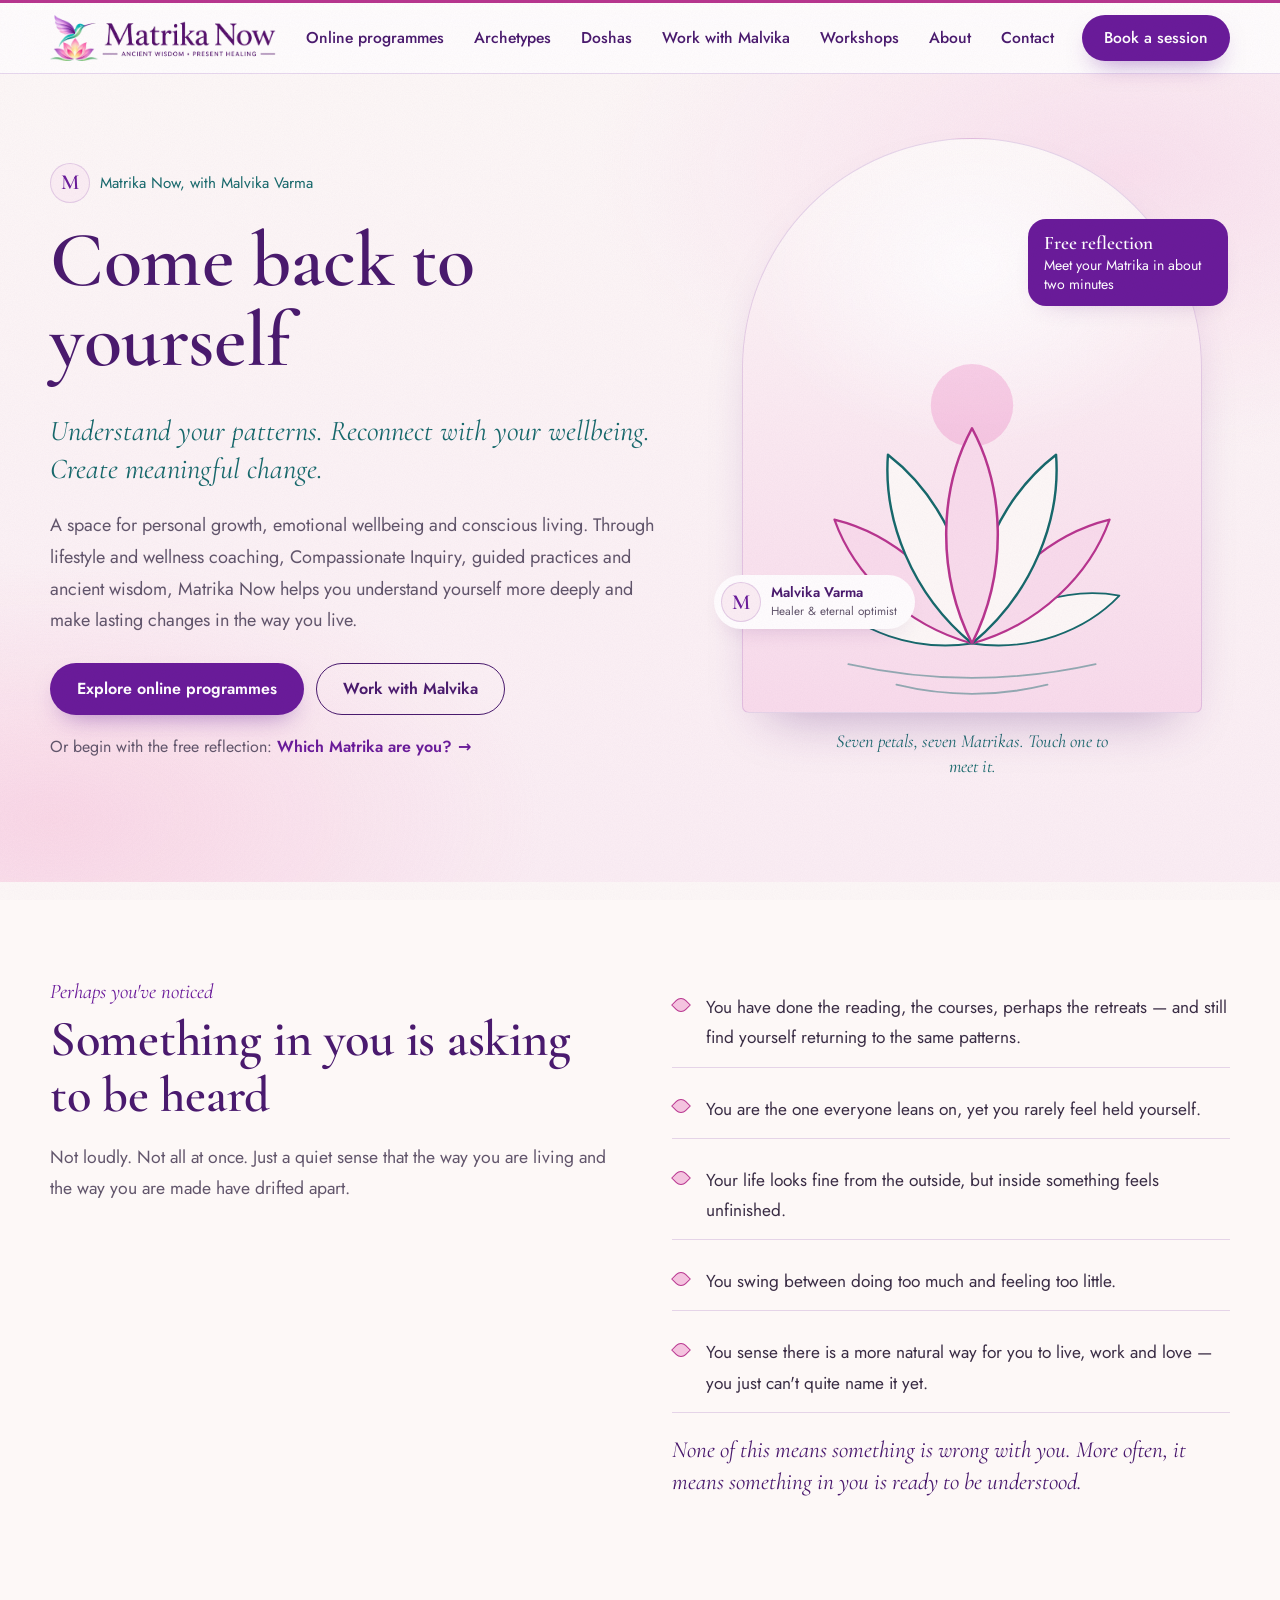
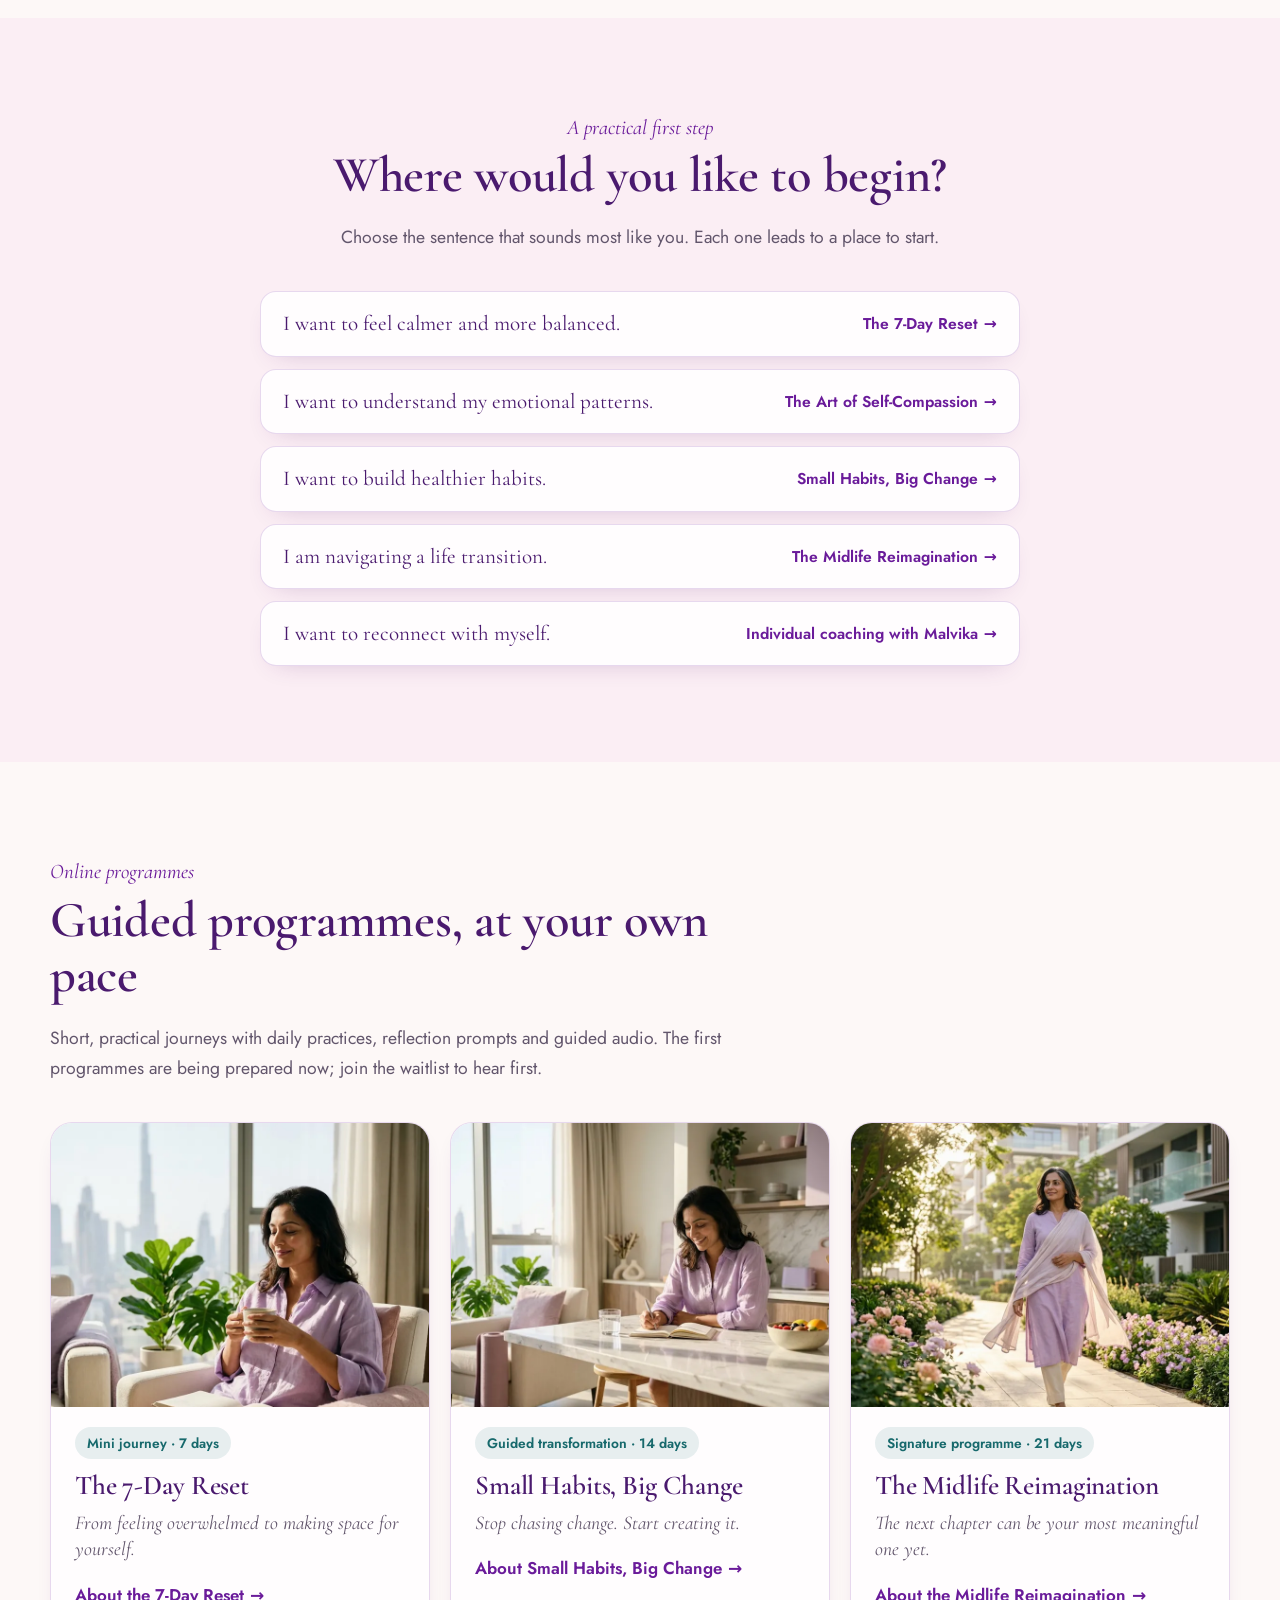
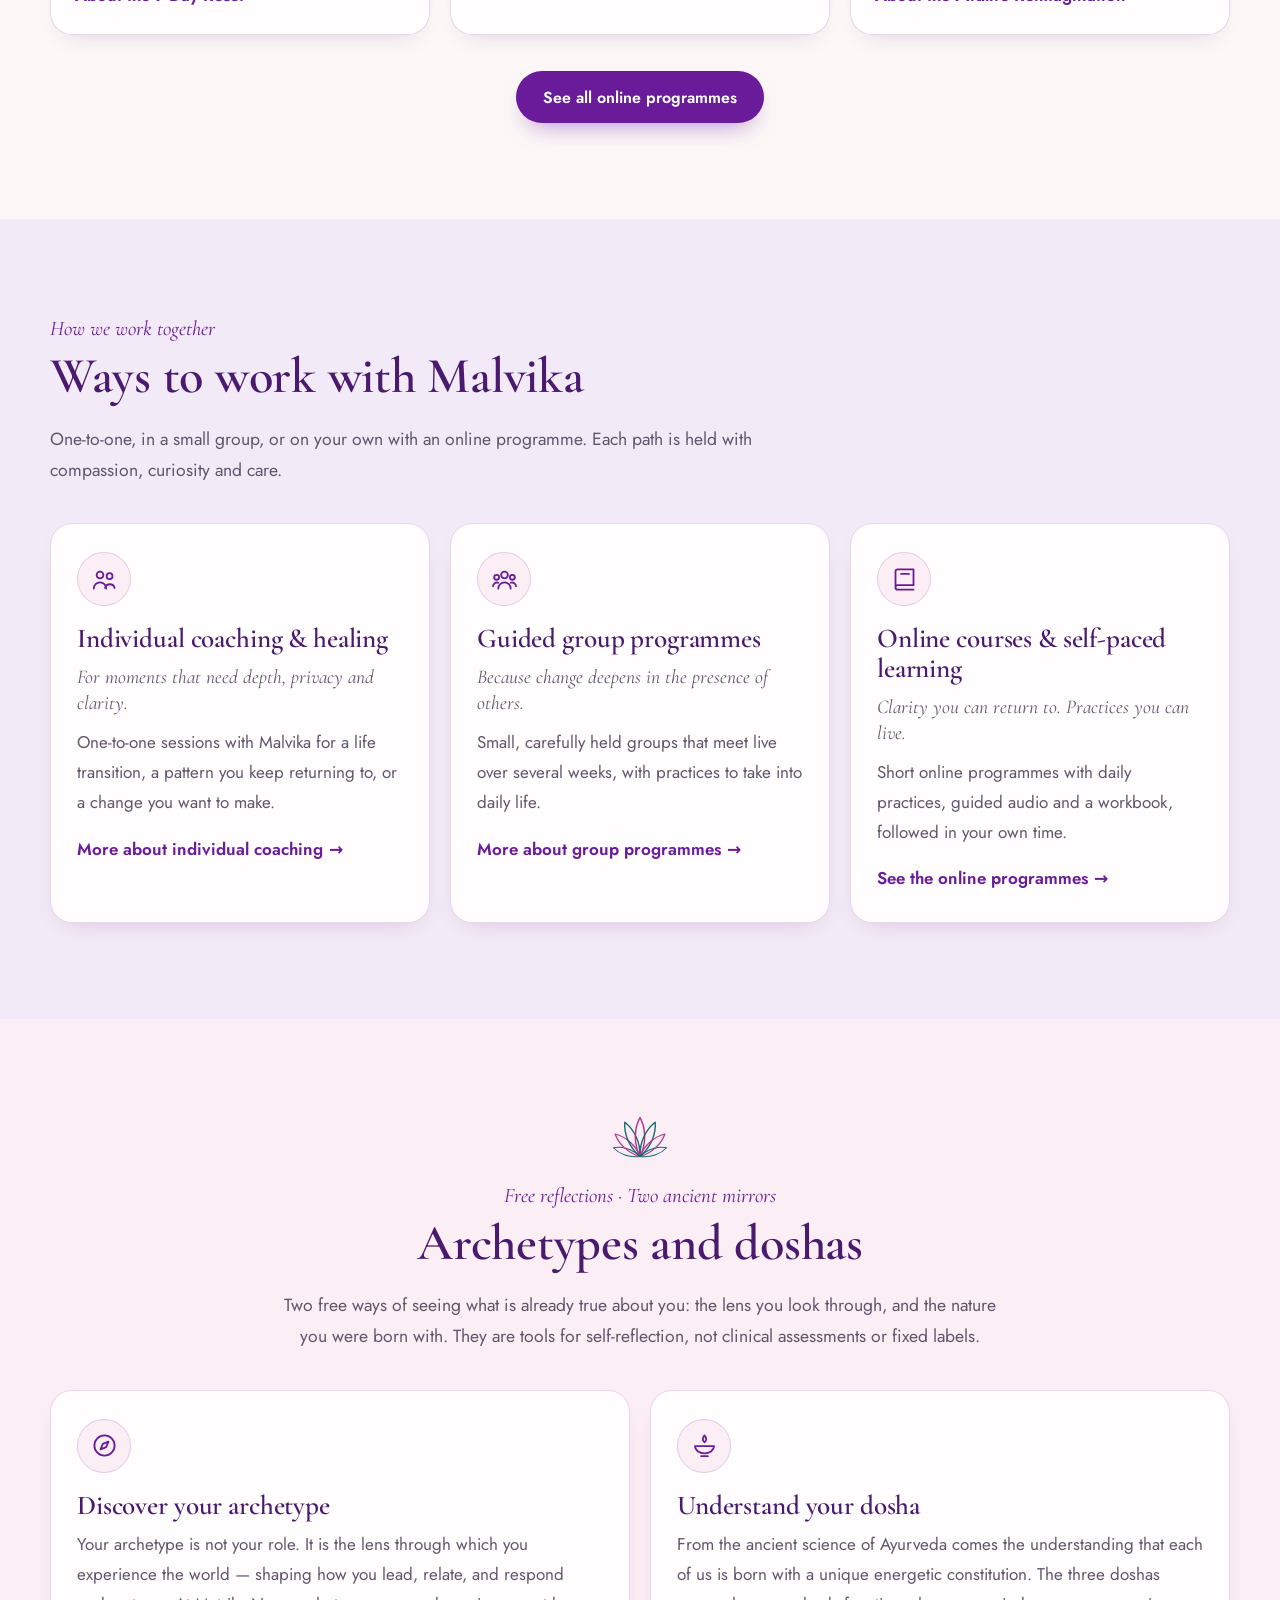
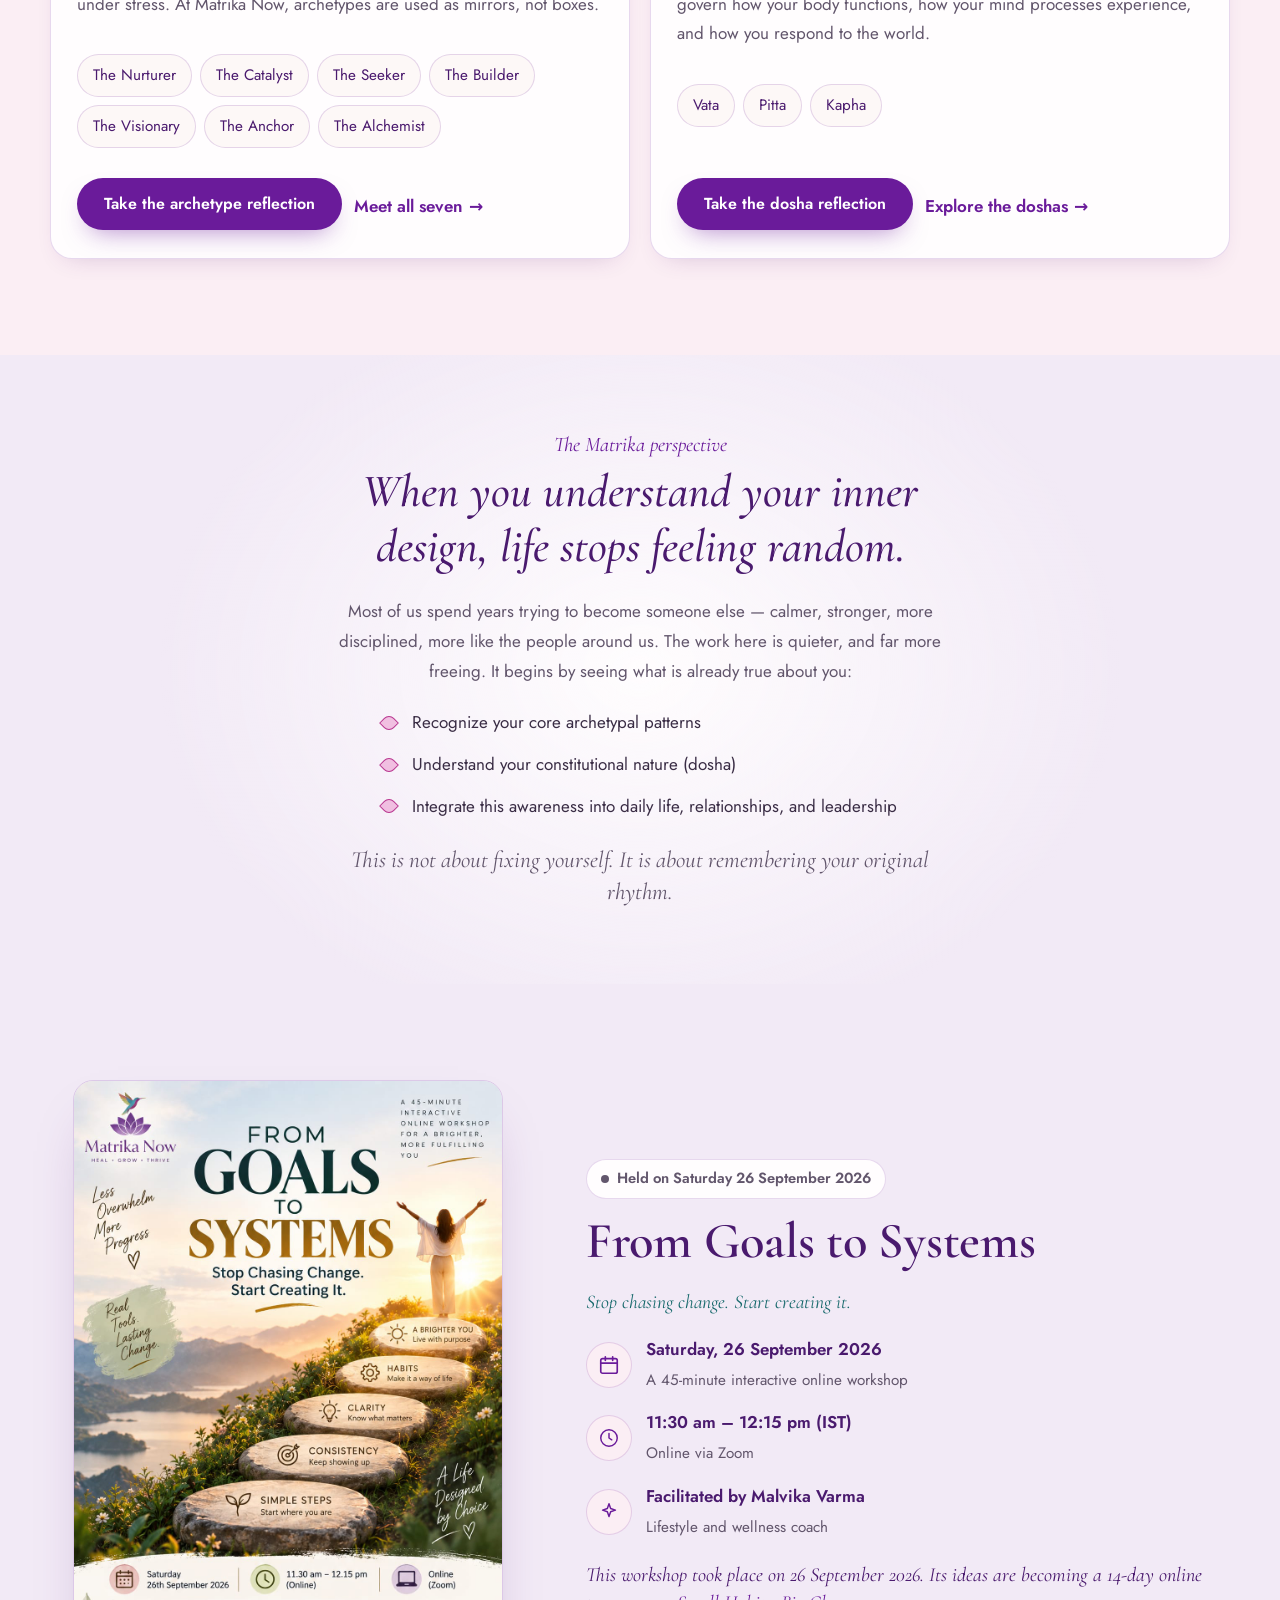
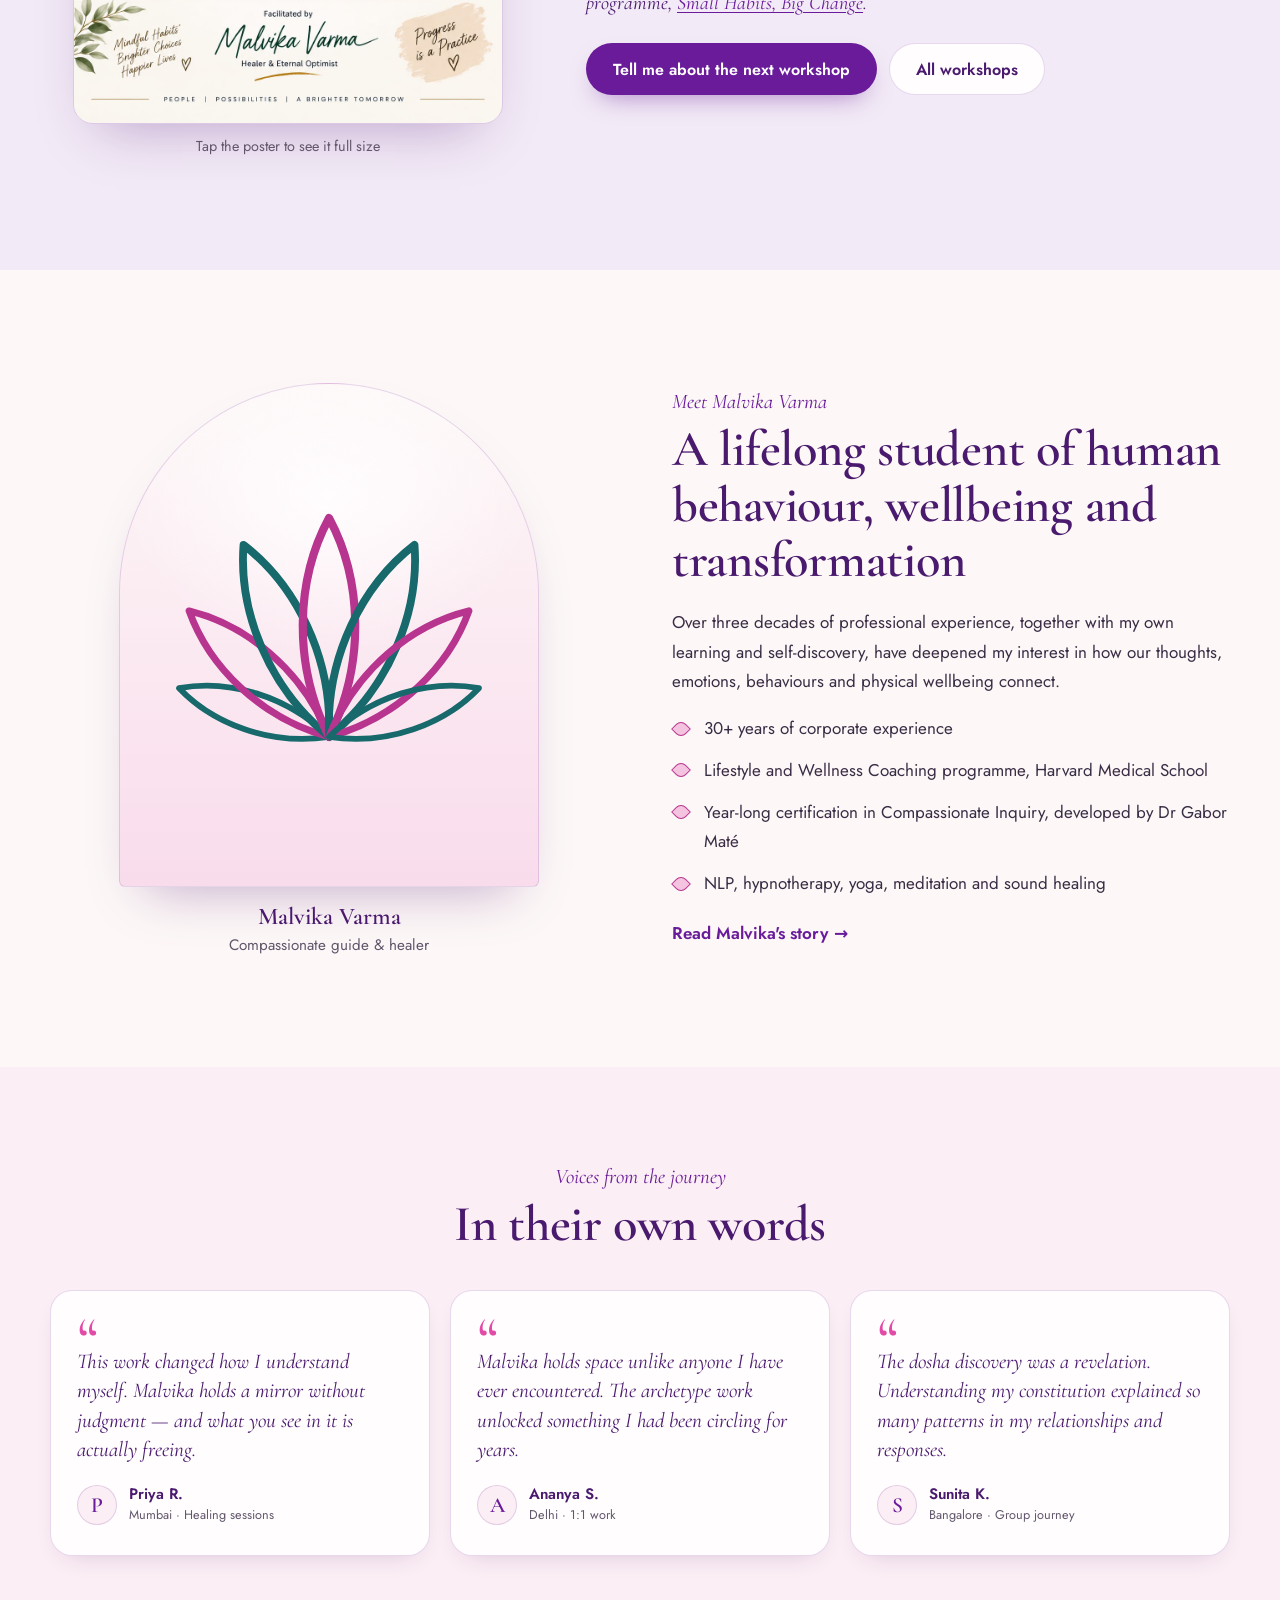
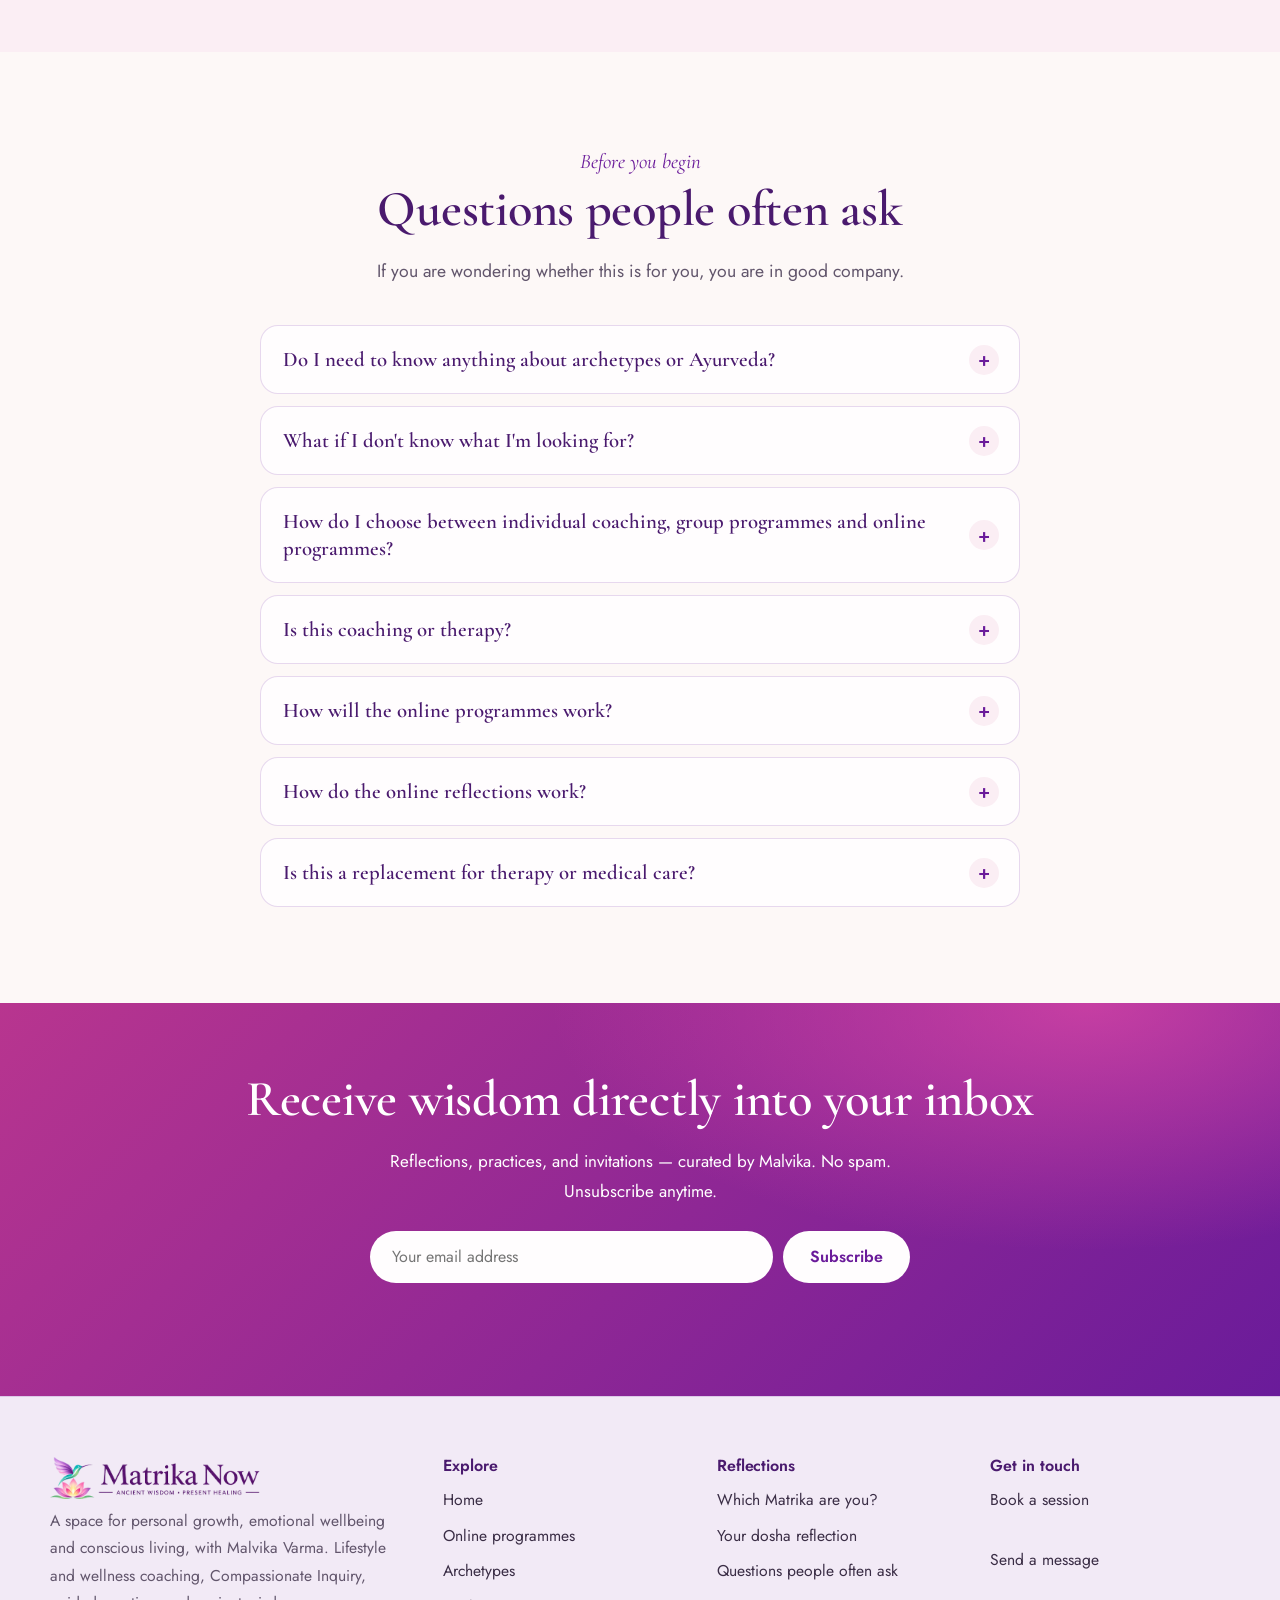
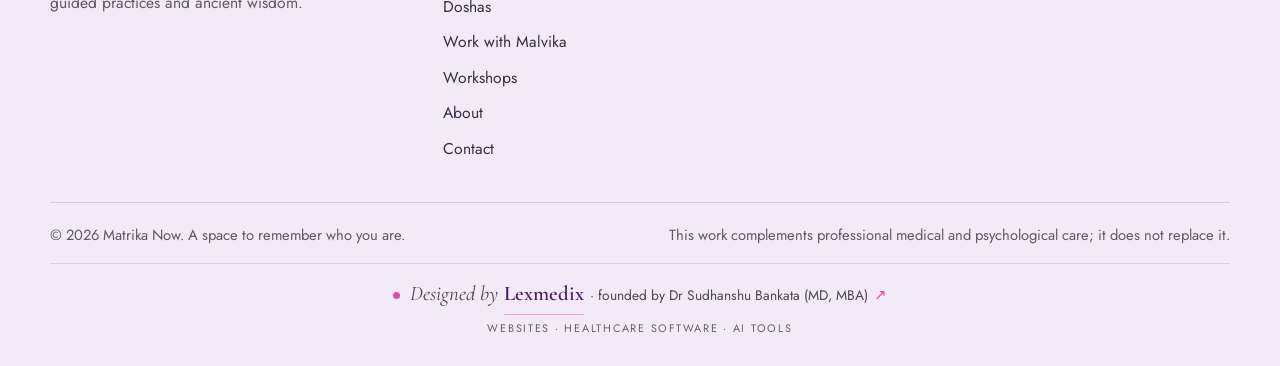
<file: index.html>
<!doctype html>
<html lang="en" data-root="">
<head>
  <meta charset="utf-8">
  <meta name="viewport" content="width=device-width, initial-scale=1">
  <title>Matrika Now: Come Back to Yourself, with Malvika Varma</title>
  <meta name="description" content="Matrika Now with Malvika Varma: lifestyle and wellness coaching, Compassionate Inquiry and online programmes for emotional wellbeing and lasting change.">
  <meta name="theme-color" content="#fdf8f7">
  <meta property="og:type" content="website">
  <meta property="og:site_name" content="Matrika Now">
  <meta property="og:title" content="Matrika Now: Come Back to Yourself, with Malvika Varma">
  <meta property="og:description" content="Matrika Now with Malvika Varma: lifestyle and wellness coaching, Compassionate Inquiry and online programmes for emotional wellbeing and lasting change.">
  <meta property="og:image" content="https://matrikanow.com/assets/img/og-image.jpg">
  <meta property="og:url" content="https://matrikanow.com/">
  <meta name="twitter:card" content="summary_large_image">
  <link rel="canonical" href="https://matrikanow.com/">
  <link rel="icon" type="image/png" href="favicon.png">
  <link rel="apple-touch-icon" href="assets/img/apple-touch-icon.png">
  <link rel="preconnect" href="https://fonts.googleapis.com">
  <link rel="preconnect" href="https://fonts.gstatic.com" crossorigin>
  <link rel="stylesheet" href="https://fonts.googleapis.com/css2?family=Cormorant+Garamond:ital,wght@0,500;0,600;1,400;1,500;1,600&family=Jost:wght@400;500;600&display=swap">
  <link rel="stylesheet" href="assets/css/site.css?v=e3b71c93">
  <script type="application/ld+json">{"@context":"https://schema.org","@type":"Organization","name":"Matrika Now","url":"https://matrikanow.com/","logo":"https://matrikanow.com/logo.png","description":"A space for personal growth, emotional wellbeing and conscious living: lifestyle and wellness coaching, Compassionate Inquiry, guided practices and online programmes.","founder":{"@type":"Person","name":"Malvika Varma","jobTitle":"Lifestyle and wellness coach"}}</script>
</head>
<body>
<a class="skip" href="#main">Skip to content</a>
<div class="progress" aria-hidden="true"></div>
<!-- HEADER (same on every page; generated, now edit each page) -->
<header class="site-header">
  <div class="wrap bar">
    <a class="brand" href="./" aria-label="Matrika Now home"><img src="logo.png" alt="Matrika Now: ancient wisdom, present healing" width="561" height="112"></a>
    <button class="nav-toggle" aria-expanded="false" aria-controls="site-nav"><svg viewBox="0 0 24 24" fill="none" stroke="currentColor" stroke-width="2" stroke-linecap="round"><path d="M4 7h16M4 12h16M4 17h10"/></svg><span class="sr-only">Open menu</span></button>
    <nav class="nav" id="site-nav" aria-label="Main"><a href="programmes/">Online programmes</a><a href="archetypes/">Archetypes</a><a href="doshas/">Doshas</a><a href="work-with-us/">Work with Malvika</a><a href="workshops/">Workshops</a><a href="about/">About</a><a href="contact/">Contact</a><a class="btn btn-coral" data-book href="contact/">Book a session</a></nav>
  </div>
</header>
<main id="main">
<!-- HERO. The seven-petal lotus draws itself once; each petal links to its archetype. -->
<section class="hero">
  <div class="wrap">
    <div>
      <p class="with"><span class="ini" aria-hidden="true">M</span>Matrika Now, with Malvika Varma</p>
      <h1>Come back to <span class="nb">yourself</span></h1>
      <p class="sub">Understand your patterns. Reconnect with your wellbeing. Create meaningful change.</p>
      <p class="lede">A space for personal growth, emotional wellbeing and conscious living. Through lifestyle and wellness coaching, Compassionate Inquiry, guided practices and ancient wisdom, Matrika Now helps you understand yourself more deeply and make lasting changes in the way you live.</p>
      <div class="cta-row"><a class="btn btn-coral" href="programmes/">Explore online programmes</a><a class="btn btn-line" href="work-with-us/">Work with Malvika</a></div>
      <p class="third">Or begin with the free reflection: <a class="more" href="archetypes/#quiz">Which Matrika are you?</a></p>
    </div>
    <div>
      <div class="window">
        <div class="arch"><svg class="lotus" viewBox="0 0 400 360" role="group" aria-label="The Seven Matrikas, drawn as the petals of a lotus"><circle class="sun" cx="200" cy="92" r="36"/><a href="archetypes/#a-nurturer" data-line="The Nurturer · care, holding, emotional attunement" aria-label="The Nurturer"><path class="petal t" pathLength="1" style="--i:3" transform="rotate(-72 200 300) translate(200 300) scale(0.72) translate(-200 -300)" d="M200 300 C 168 236 172 164 200 112 C 228 164 232 236 200 300 Z"/></a><a href="archetypes/#a-alchemist" data-line="The Alchemist · integration, synthesis, deep transformation" aria-label="The Alchemist"><path class="petal t" pathLength="1" style="--i:3" transform="rotate(72 200 300) translate(200 300) scale(0.72) translate(-200 -300)" d="M200 300 C 168 236 172 164 200 112 C 228 164 232 236 200 300 Z"/></a><a href="archetypes/#a-catalyst" data-line="The Catalyst · transformation, action, momentum" aria-label="The Catalyst"><path class="petal c" pathLength="1" style="--i:2" transform="rotate(-48 200 300) translate(200 300) scale(0.86) translate(-200 -300)" d="M200 300 C 168 236 172 164 200 112 C 228 164 232 236 200 300 Z"/></a><a href="archetypes/#a-anchor" data-line="The Anchor · grounding, presence, nervous-system safety" aria-label="The Anchor"><path class="petal c" pathLength="1" style="--i:2" transform="rotate(48 200 300) translate(200 300) scale(0.86) translate(-200 -300)" d="M200 300 C 168 236 172 164 200 112 C 228 164 232 236 200 300 Z"/></a><a href="archetypes/#a-seeker" data-line="The Seeker · meaning, inquiry, inner truth" aria-label="The Seeker"><path class="petal t" pathLength="1" style="--i:1" transform="rotate(-24 200 300) translate(200 300) scale(0.96) translate(-200 -300)" d="M200 300 C 168 236 172 164 200 112 C 228 164 232 236 200 300 Z"/></a><a href="archetypes/#a-visionary" data-line="The Visionary · imagination, possibility, future-sensing" aria-label="The Visionary"><path class="petal t" pathLength="1" style="--i:1" transform="rotate(24 200 300) translate(200 300) scale(0.96) translate(-200 -300)" d="M200 300 C 168 236 172 164 200 112 C 228 164 232 236 200 300 Z"/></a><a href="archetypes/#a-builder" data-line="The Builder · stability, structure, continuity" aria-label="The Builder"><path class="petal c" pathLength="1" style="--i:0" transform="rotate(0 200 300) translate(200 300) scale(1) translate(-200 -300)" d="M200 300 C 168 236 172 164 200 112 C 228 164 232 236 200 300 Z"/></a><path class="ripple" pathLength="1" d="M92 318 Q200 342 308 318"/><path class="ripple" pathLength="1" d="M134 336 Q200 352 266 336"/></svg></div>
        <div class="badge"><span class="ini" aria-hidden="true">M</span><span><b>Malvika Varma</b><small>Healer &amp; eternal optimist</small></span></div>
        <a class="tag" href="archetypes/#quiz"><b>Free reflection</b>Meet your Matrika in about two minutes</a>
      </div>
      <p class="petal-cap" aria-live="polite">Seven petals, seven Matrikas. Touch one to meet it.</p>
    </div>
  </div>
</section>

<!-- RECOGNITION -->
<section class="section" id="recognise">
  <div class="wrap split top">
    <div class="head" style="margin:0">
      <span class="note">Perhaps you've noticed</span>
      <h2>Something in you is asking to be heard</h2>
      <p>Not loudly. Not all at once. Just a quiet sense that the way you are living and the way you are made have drifted apart.</p>
    </div>
    <div>
      <ul class="ticks recognise"><li>You have done the reading, the courses, perhaps the retreats — and still find yourself returning to the same patterns.</li><li>You are the one everyone leans on, yet you rarely feel held yourself.</li><li>Your life looks fine from the outside, but inside something feels unfinished.</li><li>You swing between doing too much and feeling too little.</li><li>You sense there is a more natural way for you to live, work and love — you just can't quite name it yet.</li></ul>
      <p class="close-line">None of this means something is wrong with you. More often, it means something in you is ready to be understood.</p>
    </div>
  </div>
</section>

<!-- WHERE TO BEGIN: each answer leads to a programme or service -->
<section class="section blush" id="begin">
  <div class="wrap narrow">
    <div class="head center"><span class="note">A practical first step</span><h2>Where would you like to begin?</h2><p>Choose the sentence that sounds most like you. Each one leads to a place to start.</p></div>
    <ul class="begin">
      <li><a href="programmes/#reset"><span class="b-q">I want to feel calmer and more balanced.</span><span class="b-a">The 7-Day Reset</span></a></li>
      <li><a href="programmes/#self-compassion"><span class="b-q">I want to understand my emotional patterns.</span><span class="b-a">The Art of Self-Compassion</span></a></li>
      <li><a href="programmes/#habits"><span class="b-q">I want to build healthier habits.</span><span class="b-a">Small Habits, Big Change</span></a></li>
      <li><a href="programmes/#midlife"><span class="b-q">I am navigating a life transition.</span><span class="b-a">The Midlife Reimagination</span></a></li>
      <li><a href="work-with-us/#one-to-one"><span class="b-q">I want to reconnect with myself.</span><span class="b-a">Individual coaching with Malvika</span></a></li>
    </ul>
  </div>
</section>

<!-- ONLINE PROGRAMMES teaser -->
<section class="section" id="programmes">
  <div class="wrap">
    <div class="head"><span class="note">Online programmes</span><h2>Guided programmes, at your own pace</h2><p>Short, practical journeys with daily practices, reflection prompts and guided audio. The first programmes are being prepared now; join the waitlist to hear first.</p></div>
    <div class="grid g3">
      <article class="card prog"><img src="assets/img/prog-reset.webp" alt="A woman sitting quietly by a sunlit window with a cup of tea and an open journal" width="800" height="600" loading="lazy"><span class="lvl">Mini journey · 7 days</span><h3>The 7-Day Reset</h3><p class="tagline">From feeling overwhelmed to making space for yourself.</p><a class="more" href="programmes/#reset">About the 7-Day Reset</a></article>
      <article class="card prog"><img src="assets/img/prog-habits.webp" alt="A woman writing a weekly plan in a notebook at a bright kitchen table" width="800" height="600" loading="lazy"><span class="lvl">Guided transformation · 14 days</span><h3>Small Habits, Big Change</h3><p class="tagline">Stop chasing change. Start creating it.</p><a class="more" href="programmes/#habits">About Small Habits, Big Change</a></article>
      <article class="card prog"><img src="assets/img/prog-midlife.webp" alt="A woman in her fifties walking on a garden path in soft morning light" width="800" height="600" loading="lazy"><span class="lvl">Signature programme · 21 days</span><h3>The Midlife Reimagination</h3><p class="tagline">The next chapter can be your most meaningful one yet.</p><a class="more" href="programmes/#midlife">About the Midlife Reimagination</a></article>
    </div>
    <div class="cta-row center"><a class="btn btn-coral" href="programmes/">See all online programmes</a></div>
  </div>
</section>

<!-- WAYS TO WORK -->
<section class="section sand" id="work">
  <div class="wrap">
    <div class="head"><span class="note">How we work together</span><h2>Ways to work with Malvika</h2><p>One-to-one, in a small group, or on your own with an online programme. Each path is held with compassion, curiosity and care.</p></div>
    <div class="grid g3"><article class="card"><span class="ic"><svg viewBox="0 0 24 24" fill="none" stroke="currentColor" stroke-width="1.6" stroke-linecap="round" stroke-linejoin="round" aria-hidden="true"><circle cx="8" cy="8" r="3"/><circle cx="16.5" cy="9" r="2.6"/><path d="M2.5 20a5.5 5.5 0 0 1 11 0M12.5 19.5a4.4 4.4 0 0 1 8.5 0"/></svg></span><h3>Individual coaching &amp; healing</h3><p class="tagline">For moments that need depth, privacy and clarity.</p><p>One-to-one sessions with Malvika for a life transition, a pattern you keep returning to, or a change you want to make.</p><a class="more" href="work-with-us/#one-to-one">More about individual coaching</a></article><article class="card"><span class="ic"><svg viewBox="0 0 24 24" fill="none" stroke="currentColor" stroke-width="1.6" stroke-linecap="round" stroke-linejoin="round" aria-hidden="true"><circle cx="12" cy="8" r="3"/><circle cx="5" cy="10" r="2.2"/><circle cx="19" cy="10" r="2.2"/><path d="M6.5 20a5.5 5.5 0 0 1 11 0M1.8 18a3.4 3.4 0 0 1 4.6-3.1M22.2 18a3.4 3.4 0 0 0-4.6-3.1"/></svg></span><h3>Guided group programmes</h3><p class="tagline">Because change deepens in the presence of others.</p><p>Small, carefully held groups that meet live over several weeks, with practices to take into daily life.</p><a class="more" href="work-with-us/#group">More about group programmes</a></article><article class="card"><span class="ic"><svg viewBox="0 0 24 24" fill="none" stroke="currentColor" stroke-width="1.6" stroke-linecap="round" stroke-linejoin="round" aria-hidden="true"><path d="M4 19V5a2 2 0 0 1 2-2h14v14H6a2 2 0 0 0-2 2 2 2 0 0 0 2 2h14"/><path d="M9 7h7"/></svg></span><h3>Online courses &amp; self-paced learning</h3><p class="tagline">Clarity you can return to. Practices you can live.</p><p>Short online programmes with daily practices, guided audio and a workbook, followed in your own time.</p><a class="more" href="programmes/">See the online programmes</a></article></div>
  </div>
</section>

<!-- TWO MIRRORS: archetypes and doshas -->
<section class="section blush" id="discover">
  <div class="wrap">
    <div class="head center"><svg class="mark-sm" viewBox="60 100 280 225" aria-hidden="true"><path transform="rotate(-72 200 300) translate(200 300) scale(0.72) translate(-200 -300)" d="M200 300 C 168 236 172 164 200 112 C 228 164 232 236 200 300 Z" fill="none" stroke="var(--primary-soft)" stroke-width="7" stroke-linejoin="round"/><path transform="rotate(-48 200 300) translate(200 300) scale(0.86) translate(-200 -300)" d="M200 300 C 168 236 172 164 200 112 C 228 164 232 236 200 300 Z" fill="none" stroke="var(--accent-deep)" stroke-width="7" stroke-linejoin="round"/><path transform="rotate(-24 200 300) translate(200 300) scale(0.96) translate(-200 -300)" d="M200 300 C 168 236 172 164 200 112 C 228 164 232 236 200 300 Z" fill="none" stroke="var(--primary-soft)" stroke-width="7" stroke-linejoin="round"/><path transform="rotate(0 200 300) translate(200 300) scale(1) translate(-200 -300)" d="M200 300 C 168 236 172 164 200 112 C 228 164 232 236 200 300 Z" fill="none" stroke="var(--accent-deep)" stroke-width="7" stroke-linejoin="round"/><path transform="rotate(24 200 300) translate(200 300) scale(0.96) translate(-200 -300)" d="M200 300 C 168 236 172 164 200 112 C 228 164 232 236 200 300 Z" fill="none" stroke="var(--primary-soft)" stroke-width="7" stroke-linejoin="round"/><path transform="rotate(48 200 300) translate(200 300) scale(0.86) translate(-200 -300)" d="M200 300 C 168 236 172 164 200 112 C 228 164 232 236 200 300 Z" fill="none" stroke="var(--accent-deep)" stroke-width="7" stroke-linejoin="round"/><path transform="rotate(72 200 300) translate(200 300) scale(0.72) translate(-200 -300)" d="M200 300 C 168 236 172 164 200 112 C 228 164 232 236 200 300 Z" fill="none" stroke="var(--primary-soft)" stroke-width="7" stroke-linejoin="round"/></svg><span class="note">Free reflections · Two ancient mirrors</span><h2>Archetypes and doshas</h2><p>Two free ways of seeing what is already true about you: the lens you look through, and the nature you were born with. They are tools for self-reflection, not clinical assessments or fixed labels.</p></div>
    <div class="grid g2">
      <article class="card door"><span class="ic"><svg viewBox="0 0 24 24" fill="none" stroke="currentColor" stroke-width="1.6" stroke-linecap="round" stroke-linejoin="round" aria-hidden="true"><circle cx="12" cy="12" r="9"/><path d="M15.5 8.5l-2 5-5 2 2-5z"/></svg></span><h3>Discover your archetype</h3><p>Your archetype is not your role. It is the lens through which you experience the world — shaping how you lead, relate, and respond under stress. At Matrika Now, archetypes are used as mirrors, not boxes.</p><ul class="chips"><li><a href="archetypes/#a-nurturer">The Nurturer</a></li><li><a href="archetypes/#a-catalyst">The Catalyst</a></li><li><a href="archetypes/#a-seeker">The Seeker</a></li><li><a href="archetypes/#a-builder">The Builder</a></li><li><a href="archetypes/#a-visionary">The Visionary</a></li><li><a href="archetypes/#a-anchor">The Anchor</a></li><li><a href="archetypes/#a-alchemist">The Alchemist</a></li></ul><p class="last" data-last="archetype" hidden>Your last reflection: <b></b></p><div class="cta-row"><a class="btn btn-coral" href="archetypes/#quiz">Take the archetype reflection</a><a class="more" href="archetypes/">Meet all seven</a></div></article>
      <article class="card door"><span class="ic"><svg viewBox="0 0 24 24" fill="none" stroke="currentColor" stroke-width="1.6" stroke-linecap="round" stroke-linejoin="round" aria-hidden="true"><path d="M12 3c2 2.4 2 4.6 0 6.2-2-1.6-2-3.8 0-6.2z"/><path d="M3.5 12.5h17c0 3.6-3.8 6.5-8.5 6.5s-8.5-2.9-8.5-6.5z"/><path d="M9 21.5h6"/></svg></span><h3>Understand your dosha</h3><p>From the ancient science of Ayurveda comes the understanding that each of us is born with a unique energetic constitution. The three doshas govern how your body functions, how your mind processes experience, and how you respond to the world.</p><ul class="chips"><li><a href="doshas/#d-vata">Vata</a></li><li><a href="doshas/#d-pitta">Pitta</a></li><li><a href="doshas/#d-kapha">Kapha</a></li></ul><p class="last" data-last="dosha" hidden>Your last reflection: <b></b></p><div class="cta-row"><a class="btn btn-coral" href="doshas/#quiz">Take the dosha reflection</a><a class="more" href="doshas/">Explore the doshas</a></div></article>
    </div>
  </div>
</section>

<!-- THE MATRIKA PERSPECTIVE -->
<section class="band" id="perspective">
  <div class="wrap">
    <span class="note">The Matrika perspective</span>
    <blockquote>When you understand your inner design, life stops feeling random.</blockquote>
    <p>Most of us spend years trying to become someone else — calmer, stronger, more disciplined, more like the people around us. The work here is quieter, and far more freeing. It begins by seeing what is already true about you:</p>
    <ul class="ticks"><li>Recognize your core archetypal patterns</li><li>Understand your constitutional nature (dosha)</li><li>Integrate this awareness into daily life, relationships, and leadership</li></ul>
    <p class="close-line">This is not about fixing yourself. It is about remembering your original rhythm.</p>
  </div>
</section>

<!-- WORKSHOP (the poster stays; status changes automatically after the date) -->
<section class="section sand" id="workshop">
  <div class="wrap">
<!-- WORKSHOP. Past/upcoming is worked out from data-start/data-end (India time, +05:30).
     To add a new workshop: copy this whole <div class="event">, change the dates, text, poster and
     the "Reserve your spot" link (registration page or Zoom sign-up). -->
<div class="event is-past" data-event data-start="2026-09-26T11:30:00+05:30" data-end="2026-09-26T12:15:00+05:30" data-title="From Goals to Systems: a Matrika Now workshop" data-desc="A 45-minute interactive online workshop facilitated by Malvika Varma." data-location="Online via Zoom">
  <div><a class="poster" href="workshop.jpg" target="_blank" rel="noopener"><img src="workshop.jpg" alt="Poster: From Goals to Systems, a 45-minute interactive online workshop by Malvika Varma, Matrika Now, Saturday 26 September 2026, 11:30 am to 12:15 pm on Zoom" width="1024" height="1536" loading="lazy"></a><p class="poster-cap">Tap the poster to see it full size</p></div>
  <div>
    <span class="status">Saturday, 26 September 2026</span>
    <h2>From Goals to Systems</h2>
    <p class="tagline">Stop chasing change. Start creating it.</p>
    <ul class="facts"><li><span class="ic"><svg viewBox="0 0 24 24" fill="none" stroke="currentColor" stroke-width="1.8" stroke-linecap="round" stroke-linejoin="round" aria-hidden="true"><rect x="3" y="5" width="18" height="16" rx="2"/><path d="M8 3v4M16 3v4M3 10h18"/></svg></span><span><b>Saturday, 26 September 2026</b><small>A 45-minute interactive online workshop</small></span></li><li><span class="ic"><svg viewBox="0 0 24 24" fill="none" stroke="currentColor" stroke-width="1.6" stroke-linecap="round" stroke-linejoin="round" aria-hidden="true"><circle cx="12" cy="12" r="9"/><path d="M12 7v5l3 2"/></svg></span><span><b>11:30 am – 12:15 pm (IST)</b><small>Online via Zoom</small></span></li><li><span class="ic"><svg viewBox="0 0 24 24" fill="none" stroke="currentColor" stroke-width="1.6" stroke-linecap="round" stroke-linejoin="round" aria-hidden="true"><path d="M12 3l1.8 5.2L19 10l-5.2 1.8L12 17l-1.8-5.2L5 10l5.2-1.8z"/></svg></span><span><b>Facilitated by Malvika Varma</b><small>Lifestyle and wellness coach</small></span></li></ul>
    <div class="cta-row" data-when="upcoming"><a class="btn btn-coral" data-workshop href="contact/?about=From%20Goals%20to%20Systems%20workshop">Reserve your spot</a><a class="btn btn-soft pay" data-pay="workshop" hidden href="#">Pay now</a><button class="btn btn-soft" type="button" data-ics><svg viewBox="0 0 24 24" fill="none" stroke="currentColor" stroke-width="1.8" stroke-linecap="round" stroke-linejoin="round" aria-hidden="true"><rect x="3" y="5" width="18" height="16" rx="2"/><path d="M8 3v4M16 3v4M3 10h18"/></svg> Add to my calendar</button></div>
    <div data-when="past"><p class="close-line" style="font-size:1.25rem">This workshop took place on 26 September 2026. Its ideas are becoming a 14-day online programme, <a href="programmes/#habits">Small Habits, Big Change</a>.</p><div class="cta-row"><a class="btn btn-coral" href="contact/?about=Tell%20me%20about%20the%20next%20workshop">Tell me about the next workshop</a><a class="btn btn-soft" href="workshops/">All workshops</a></div></div>
  </div>
</div>
  </div>
</section>

<!-- MEET MALVIKA -->
<section class="section" id="about">
  <div class="wrap split">
    <figure class="portrait"><div class="arch"><svg class="" viewBox="60 100 280 225" aria-hidden="true"><path transform="rotate(-72 200 300) translate(200 300) scale(0.72) translate(-200 -300)" d="M200 300 C 168 236 172 164 200 112 C 228 164 232 236 200 300 Z" fill="none" stroke="var(--primary-soft)" stroke-width="7" stroke-linejoin="round"/><path transform="rotate(-48 200 300) translate(200 300) scale(0.86) translate(-200 -300)" d="M200 300 C 168 236 172 164 200 112 C 228 164 232 236 200 300 Z" fill="none" stroke="var(--accent-deep)" stroke-width="7" stroke-linejoin="round"/><path transform="rotate(-24 200 300) translate(200 300) scale(0.96) translate(-200 -300)" d="M200 300 C 168 236 172 164 200 112 C 228 164 232 236 200 300 Z" fill="none" stroke="var(--primary-soft)" stroke-width="7" stroke-linejoin="round"/><path transform="rotate(0 200 300) translate(200 300) scale(1) translate(-200 -300)" d="M200 300 C 168 236 172 164 200 112 C 228 164 232 236 200 300 Z" fill="none" stroke="var(--accent-deep)" stroke-width="7" stroke-linejoin="round"/><path transform="rotate(24 200 300) translate(200 300) scale(0.96) translate(-200 -300)" d="M200 300 C 168 236 172 164 200 112 C 228 164 232 236 200 300 Z" fill="none" stroke="var(--primary-soft)" stroke-width="7" stroke-linejoin="round"/><path transform="rotate(48 200 300) translate(200 300) scale(0.86) translate(-200 -300)" d="M200 300 C 168 236 172 164 200 112 C 228 164 232 236 200 300 Z" fill="none" stroke="var(--accent-deep)" stroke-width="7" stroke-linejoin="round"/><path transform="rotate(72 200 300) translate(200 300) scale(0.72) translate(-200 -300)" d="M200 300 C 168 236 172 164 200 112 C 228 164 232 236 200 300 Z" fill="none" stroke="var(--primary-soft)" stroke-width="7" stroke-linejoin="round"/></svg></div><figcaption>Malvika Varma<small>Compassionate guide &amp; healer</small></figcaption></figure>
    <div><span class="note">Meet Malvika Varma</span><h2>A lifelong student of human behaviour, wellbeing and transformation</h2><p>Over three decades of professional experience, together with my own learning and self-discovery, have deepened my interest in how our thoughts, emotions, behaviours and physical wellbeing connect.</p><ul class="ticks"><li>30+ years of corporate experience</li><li>Lifestyle and Wellness Coaching programme, Harvard Medical School</li><li>Year-long certification in Compassionate Inquiry, developed by Dr Gabor Maté</li><li>NLP, hypnotherapy, yoga, meditation and sound healing</li></ul><a class="more" href="about/">Read Malvika's story</a></div>
  </div>
</section>

<!-- TESTIMONIALS -->
<section class="section blush" id="testimonials">
  <div class="wrap">
    <div class="head center"><span class="note">Voices from the journey</span><h2>In their own words</h2></div>
    <div class="grid g3"><figure class="tcard"><span class="mk" aria-hidden="true">&ldquo;</span><blockquote>This work changed how I understand myself. Malvika holds a mirror without judgment — and what you see in it is actually freeing.</blockquote><figcaption><span class="ini" aria-hidden="true">P</span><span><b>Priya R.</b><small>Mumbai · Healing sessions</small></span></figcaption></figure><figure class="tcard"><span class="mk" aria-hidden="true">&ldquo;</span><blockquote>Malvika holds space unlike anyone I have ever encountered. The archetype work unlocked something I had been circling for years.</blockquote><figcaption><span class="ini" aria-hidden="true">A</span><span><b>Ananya S.</b><small>Delhi · 1:1 work</small></span></figcaption></figure><figure class="tcard"><span class="mk" aria-hidden="true">&ldquo;</span><blockquote>The dosha discovery was a revelation. Understanding my constitution explained so many patterns in my relationships and responses.</blockquote><figcaption><span class="ini" aria-hidden="true">S</span><span><b>Sunita K.</b><small>Bangalore · Group journey</small></span></figcaption></figure></div>
  </div>
</section>

<!-- FAQ -->
<section class="section" id="faq">
  <div class="wrap narrow">
    <div class="head center"><span class="note">Before you begin</span><h2>Questions people often ask</h2><p>If you are wondering whether this is for you, you are in good company.</p></div>
    <div class="faq"><details><summary>Do I need to know anything about archetypes or Ayurveda?</summary><p>Not at all. You bring your life, your questions and your curiosity. The language and the frameworks are introduced gently, only as far as they are useful to you.</p></details><details><summary>What if I don't know what I'm looking for?</summary><p>That is often the most honest place to begin. Many people arrive with a feeling rather than a goal — a restlessness, a heaviness, a sense of being out of step. Naming it is part of the work.</p></details><details><summary>How do I choose between individual coaching, group programmes and online programmes?</summary><p>Individual coaching suits moments that need depth and privacy. Group programmes suit those who grow through shared experience. Online programmes suit those who want structure they can follow at their own pace. If you are unsure, begin with a conversation.</p></details><details><summary>Is this coaching or therapy?</summary><p>It is coaching and guided self-inquiry. Malvika works with your patterns, habits and choices in the present; she does not diagnose or treat mental or physical health conditions. If you are receiving therapy or medical care, this work can sit alongside it.</p></details><details><summary>How will the online programmes work?</summary><p>Each programme is followed online, at your own pace, with short videos, guided audio, a workbook and reflection prompts. Access details, prices and refund terms will be published when enrolment opens; join the waitlist to hear first.</p></details><details><summary>How do the online reflections work?</summary><p>The archetype and dosha reflections are short sets of questions that you answer in your browser. Your answers are not sent or stored anywhere; the result is simply a starting point for a conversation.</p></details><details><summary>Is this a replacement for therapy or medical care?</summary><p>No. This work complements professional medical and psychological care; it does not replace it. If you are in crisis or managing a health condition, please continue to work with your doctor or therapist.</p></details></div>
  </div>
</section>

<!-- NEWSLETTER -->
<section class="news" id="newsletter">
  <div class="wrap">
    <h2>Receive wisdom directly into your inbox</h2>
    <p>Reflections, practices, and invitations — curated by Malvika. No spam. Unsubscribe anytime.</p>
    <form data-form="Newsletter" novalidate><label class="sr-only" for="f-news">Email address</label><input id="f-news" name="email" type="email" autocomplete="email" placeholder="Your email address" required><button class="btn btn-light" type="submit">Subscribe</button><p class="form-note" role="status" aria-live="polite"></p></form>
  </div>
</section>
</main>
<!-- FOOTER (same on every page) -->
<footer class="site-footer">
  <div class="wrap">
    <div class="fgrid">
      <div><img class="flogo" src="logo.png" alt="Matrika Now" width="561" height="112" loading="lazy"><p style="max-width:40ch">A space for personal growth, emotional wellbeing and conscious living, with Malvika Varma. Lifestyle and wellness coaching, Compassionate Inquiry, guided practices and ancient wisdom.</p><div class="social"><a data-show="instagram" href="#" aria-label="Instagram"><svg viewBox="0 0 24 24" fill="none" stroke="currentColor" stroke-width="1.6" stroke-linecap="round" stroke-linejoin="round" aria-hidden="true"><rect x="3" y="3" width="18" height="18" rx="5"/><circle cx="12" cy="12" r="4"/><circle cx="17.4" cy="6.6" r=".6" fill="currentColor"/></svg></a><a data-show="facebook" href="#" aria-label="Facebook"><svg viewBox="0 0 24 24" fill="none" stroke="currentColor" stroke-width="1.6" stroke-linecap="round" stroke-linejoin="round" aria-hidden="true"><path d="M14 8h3V4h-3a4 4 0 0 0-4 4v3H7v4h3v6h4v-6h3l1-4h-4V8z"/></svg></a><a data-show="youtube" href="#" aria-label="YouTube"><svg viewBox="0 0 24 24" fill="none" stroke="currentColor" stroke-width="1.6" stroke-linecap="round" stroke-linejoin="round" aria-hidden="true"><rect x="2.5" y="5.5" width="19" height="13" rx="4"/><path d="M10 9.5v5l4.5-2.5z"/></svg></a></div></div>
      <div><h2 class="fh">Explore</h2><ul><li><a href="./">Home</a></li><li><a href="programmes/">Online programmes</a></li><li><a href="archetypes/">Archetypes</a></li><li><a href="doshas/">Doshas</a></li><li><a href="work-with-us/">Work with Malvika</a></li><li><a href="workshops/">Workshops</a></li><li><a href="about/">About</a></li><li><a href="contact/">Contact</a></li></ul></div>
      <div><h2 class="fh">Reflections</h2><ul><li><a href="archetypes/#quiz">Which Matrika are you?</a></li><li><a href="doshas/#quiz">Your dosha reflection</a></li><li><a href="./#faq">Questions people often ask</a></li></ul></div>
      <div><h2 class="fh">Get in touch</h2><ul><li><a data-show="booking" href="#">Book a session</a></li><li><a data-show="email" href="#"><span data-fill></span></a></li><li><a data-show="whatsapp" href="#">WhatsApp <span data-fill></span></a></li><li><a data-show="phone" href="#"><span data-fill></span></a></li><li><a href="contact/">Send a message</a></li></ul></div>
    </div>
    <div class="fine"><p>&copy; <span data-year>2026</span> Matrika Now. A space to remember who you are.</p><p>This work complements professional medical and psychological care; it does not replace it.</p></div>
  <div class="made-by"><a class="mb" href="https://lexmedix.in/services/" target="_blank" rel="noopener"><span class="mb-main"><span class="mb-pre">Designed by</span> <span class="mb-name">Lexmedix</span> <span class="mb-cred"><span class="mb-dot" aria-hidden="true">&middot; </span><span class="mb-sr">, </span>founded by Dr Sudhanshu Bankata (MD, MBA)</span><span class="mb-arrow" aria-hidden="true">&#8599;</span></span><span class="mb-sr">, </span><span class="mb-sub">Websites &middot; Healthcare software &middot; AI tools</span><span class="mb-sr"> (opens in a new tab)</span></a></div>
</div>
</footer>
<a class="wa" data-show="whatsapp" href="#" aria-label="Chat on WhatsApp"><svg viewBox="0 0 32 32" fill="currentColor" aria-hidden="true"><path d="M16 3C8.8 3 3 8.8 3 16c0 2.3.6 4.5 1.7 6.4L3 29l6.8-1.8A13 13 0 0016 29c7.2 0 13-5.8 13-13S23.2 3 16 3zm0 23.7c-2 0-3.9-.6-5.5-1.6l-.4-.2-4 1 1.1-3.9-.3-.4A10.7 10.7 0 1116 26.7zm5.9-8c-.3-.2-1.9-.9-2.2-1s-.5-.2-.7.2-.8 1-1 1.2-.4.2-.7.1a8.7 8.7 0 01-4.3-3.8c-.3-.6.3-.5.9-1.7.1-.2 0-.4 0-.5l-1-2.3c-.2-.6-.5-.5-.7-.5h-.6c-.2 0-.6.1-.9.4s-1.2 1.2-1.2 2.9 1.2 3.4 1.4 3.6c.2.2 2.4 3.7 5.9 5.2 2.2.9 3 1 4.1.8.7-.1 1.9-.8 2.2-1.5s.3-1.4.2-1.5-.3-.2-.6-.4z"/></svg></a>
<button class="to-top" aria-label="Back to top"><svg viewBox="0 0 24 24" fill="none" stroke="currentColor" stroke-width="2" stroke-linecap="round" stroke-linejoin="round"><path d="M12 19V5M5 12l7-7 7 7"/></svg></button>
<nav class="mbar" aria-label="Quick actions"><a class="btn btn-coral" href="programmes/">Online programmes</a><a class="btn btn-soft" data-book href="contact/">Book a session</a></nav>
<script src="assets/js/site.js?v=165a29a2" defer></script>
</body>
</html>
</file>
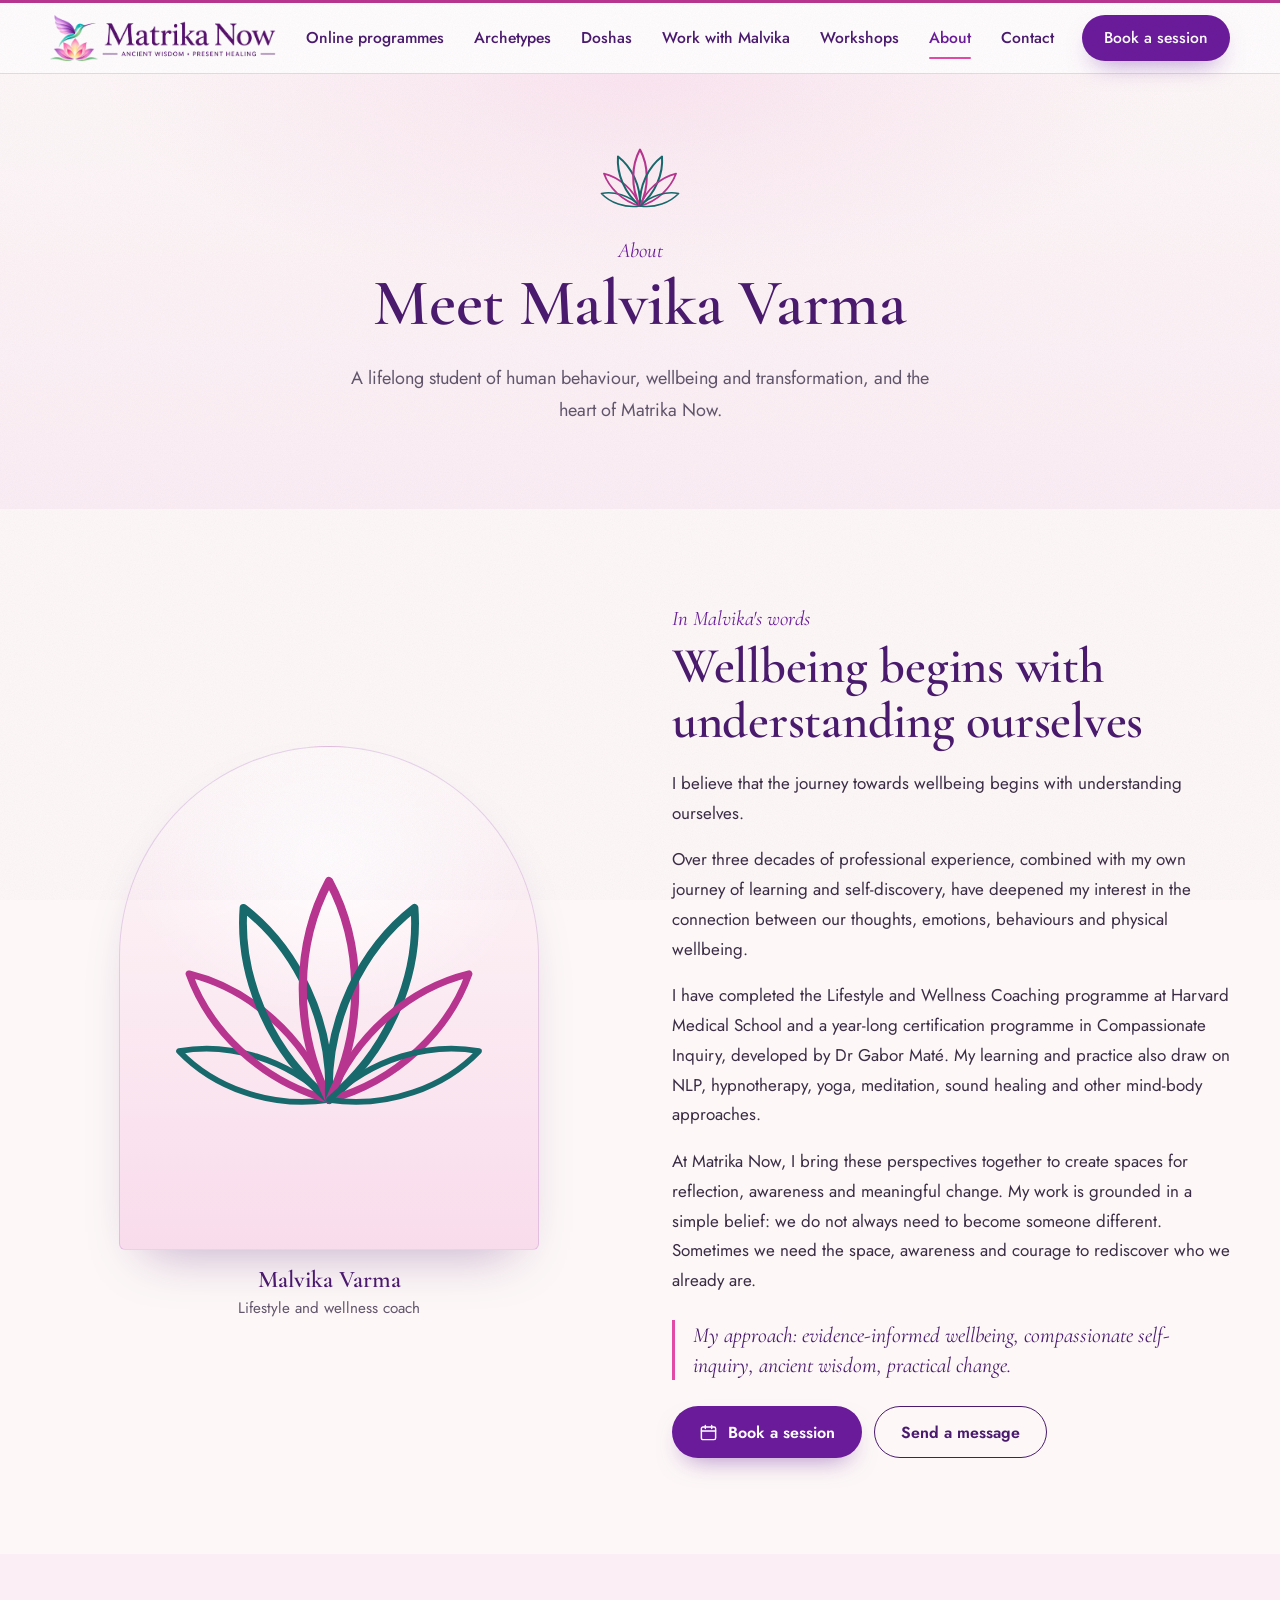
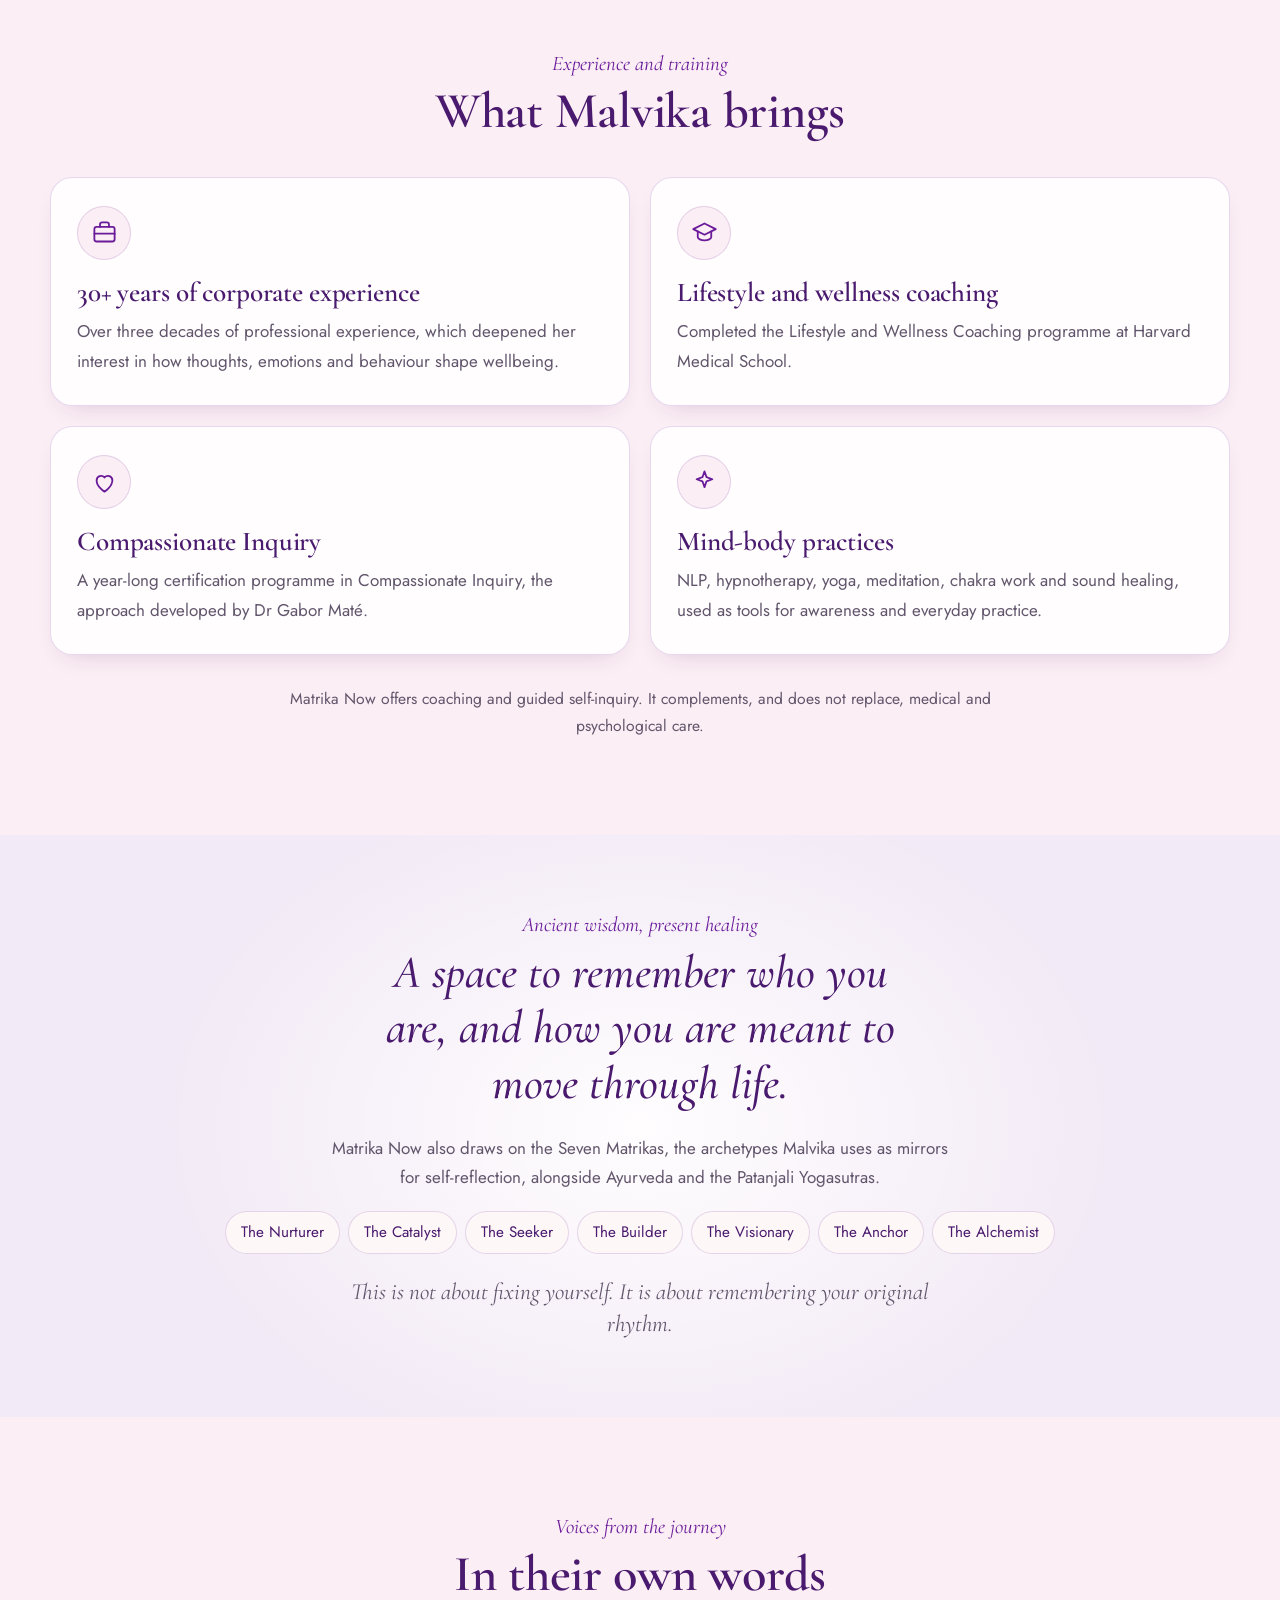
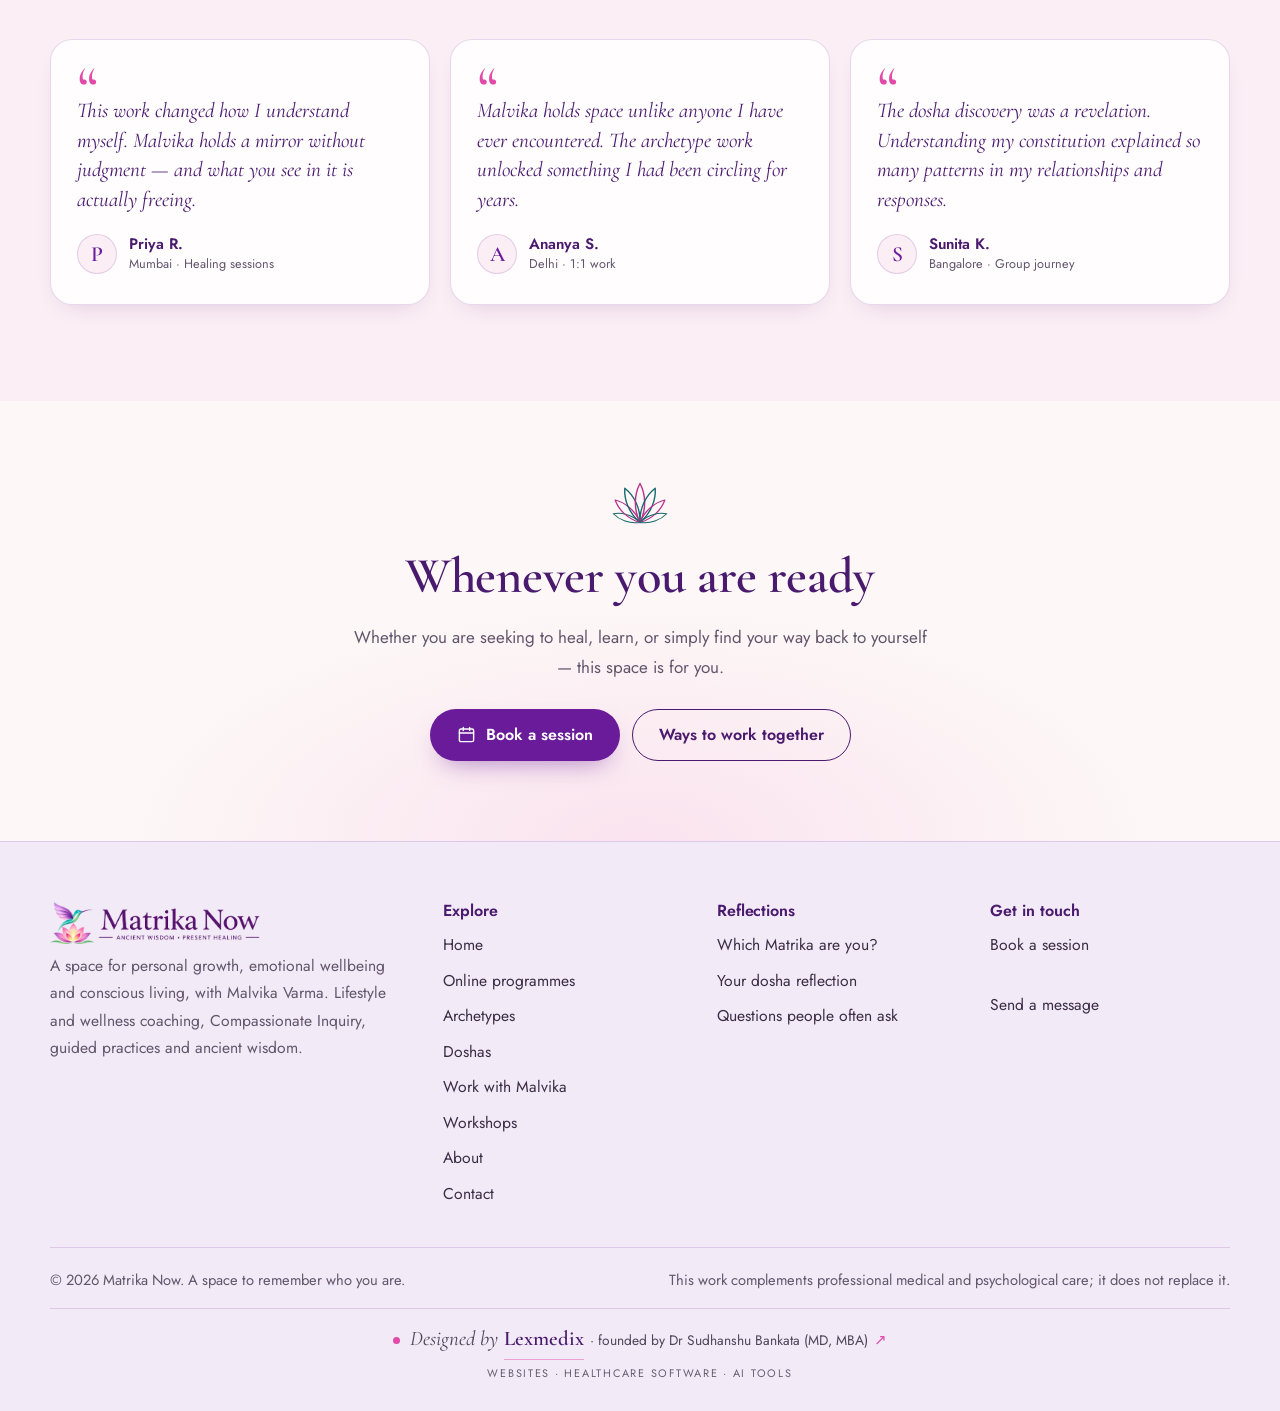
<file: about/index.html>
<!doctype html>
<html lang="en" data-root="../">
<head>
  <meta charset="utf-8">
  <meta name="viewport" content="width=device-width, initial-scale=1">
  <title>About Malvika Varma, Wellness Coach | Matrika Now</title>
  <meta name="description" content="Malvika Varma: 30+ years of corporate experience, Harvard Medical School lifestyle and wellness coaching programme, and Compassionate Inquiry training.">
  <meta name="theme-color" content="#fdf8f7">
  <meta property="og:type" content="website">
  <meta property="og:site_name" content="Matrika Now">
  <meta property="og:title" content="About Malvika Varma, Wellness Coach | Matrika Now">
  <meta property="og:description" content="Malvika Varma: 30+ years of corporate experience, Harvard Medical School lifestyle and wellness coaching programme, and Compassionate Inquiry training.">
  <meta property="og:image" content="https://matrikanow.com/assets/img/og-image.jpg">
  <meta property="og:url" content="https://matrikanow.com/about/">
  <meta name="twitter:card" content="summary_large_image">
  <link rel="canonical" href="https://matrikanow.com/about/">
  <link rel="icon" type="image/png" href="../favicon.png">
  <link rel="apple-touch-icon" href="../assets/img/apple-touch-icon.png">
  <link rel="preconnect" href="https://fonts.googleapis.com">
  <link rel="preconnect" href="https://fonts.gstatic.com" crossorigin>
  <link rel="stylesheet" href="https://fonts.googleapis.com/css2?family=Cormorant+Garamond:ital,wght@0,500;0,600;1,400;1,500;1,600&family=Jost:wght@400;500;600&display=swap">
  <link rel="stylesheet" href="../assets/css/site.css?v=e3b71c93">
</head>
<body>
<a class="skip" href="#main">Skip to content</a>
<div class="progress" aria-hidden="true"></div>
<!-- HEADER (same on every page; generated, now edit each page) -->
<header class="site-header">
  <div class="wrap bar">
    <a class="brand" href="../" aria-label="Matrika Now home"><img src="../logo.png" alt="Matrika Now: ancient wisdom, present healing" width="561" height="112"></a>
    <button class="nav-toggle" aria-expanded="false" aria-controls="site-nav"><svg viewBox="0 0 24 24" fill="none" stroke="currentColor" stroke-width="2" stroke-linecap="round"><path d="M4 7h16M4 12h16M4 17h10"/></svg><span class="sr-only">Open menu</span></button>
    <nav class="nav" id="site-nav" aria-label="Main"><a href="../programmes/">Online programmes</a><a href="../archetypes/">Archetypes</a><a href="../doshas/">Doshas</a><a href="../work-with-us/">Work with Malvika</a><a href="../workshops/">Workshops</a><a href="../about/" aria-current="page">About</a><a href="../contact/">Contact</a><a class="btn btn-coral" data-book href="../contact/">Book a session</a></nav>
  </div>
</header>
<main id="main">
<section class="phero"><div class="wrap"><svg class="mark" viewBox="60 100 280 225" aria-hidden="true"><path transform="rotate(-72 200 300) translate(200 300) scale(0.72) translate(-200 -300)" d="M200 300 C 168 236 172 164 200 112 C 228 164 232 236 200 300 Z" fill="none" stroke="var(--primary-soft)" stroke-width="7" stroke-linejoin="round"/><path transform="rotate(-48 200 300) translate(200 300) scale(0.86) translate(-200 -300)" d="M200 300 C 168 236 172 164 200 112 C 228 164 232 236 200 300 Z" fill="none" stroke="var(--accent-deep)" stroke-width="7" stroke-linejoin="round"/><path transform="rotate(-24 200 300) translate(200 300) scale(0.96) translate(-200 -300)" d="M200 300 C 168 236 172 164 200 112 C 228 164 232 236 200 300 Z" fill="none" stroke="var(--primary-soft)" stroke-width="7" stroke-linejoin="round"/><path transform="rotate(0 200 300) translate(200 300) scale(1) translate(-200 -300)" d="M200 300 C 168 236 172 164 200 112 C 228 164 232 236 200 300 Z" fill="none" stroke="var(--accent-deep)" stroke-width="7" stroke-linejoin="round"/><path transform="rotate(24 200 300) translate(200 300) scale(0.96) translate(-200 -300)" d="M200 300 C 168 236 172 164 200 112 C 228 164 232 236 200 300 Z" fill="none" stroke="var(--primary-soft)" stroke-width="7" stroke-linejoin="round"/><path transform="rotate(48 200 300) translate(200 300) scale(0.86) translate(-200 -300)" d="M200 300 C 168 236 172 164 200 112 C 228 164 232 236 200 300 Z" fill="none" stroke="var(--accent-deep)" stroke-width="7" stroke-linejoin="round"/><path transform="rotate(72 200 300) translate(200 300) scale(0.72) translate(-200 -300)" d="M200 300 C 168 236 172 164 200 112 C 228 164 232 236 200 300 Z" fill="none" stroke="var(--primary-soft)" stroke-width="7" stroke-linejoin="round"/></svg><span class="note">About</span><h1>Meet Malvika Varma</h1><p class="lede">A lifelong student of human behaviour, wellbeing and transformation, and the heart of Matrika Now.</p></div></section>

<!-- PORTRAIT: when Malvika sends a photo, save it as assets/img/malvika.jpg and replace the lotus inside .arch with
     <img src="../assets/img/malvika.jpg" alt="Malvika Varma" style="width:100%;height:100%;object-fit:cover"> -->
<section class="section"><div class="wrap split">
  <figure class="portrait"><div class="arch"><svg class="" viewBox="60 100 280 225" aria-hidden="true"><path transform="rotate(-72 200 300) translate(200 300) scale(0.72) translate(-200 -300)" d="M200 300 C 168 236 172 164 200 112 C 228 164 232 236 200 300 Z" fill="none" stroke="var(--primary-soft)" stroke-width="7" stroke-linejoin="round"/><path transform="rotate(-48 200 300) translate(200 300) scale(0.86) translate(-200 -300)" d="M200 300 C 168 236 172 164 200 112 C 228 164 232 236 200 300 Z" fill="none" stroke="var(--accent-deep)" stroke-width="7" stroke-linejoin="round"/><path transform="rotate(-24 200 300) translate(200 300) scale(0.96) translate(-200 -300)" d="M200 300 C 168 236 172 164 200 112 C 228 164 232 236 200 300 Z" fill="none" stroke="var(--primary-soft)" stroke-width="7" stroke-linejoin="round"/><path transform="rotate(0 200 300) translate(200 300) scale(1) translate(-200 -300)" d="M200 300 C 168 236 172 164 200 112 C 228 164 232 236 200 300 Z" fill="none" stroke="var(--accent-deep)" stroke-width="7" stroke-linejoin="round"/><path transform="rotate(24 200 300) translate(200 300) scale(0.96) translate(-200 -300)" d="M200 300 C 168 236 172 164 200 112 C 228 164 232 236 200 300 Z" fill="none" stroke="var(--primary-soft)" stroke-width="7" stroke-linejoin="round"/><path transform="rotate(48 200 300) translate(200 300) scale(0.86) translate(-200 -300)" d="M200 300 C 168 236 172 164 200 112 C 228 164 232 236 200 300 Z" fill="none" stroke="var(--accent-deep)" stroke-width="7" stroke-linejoin="round"/><path transform="rotate(72 200 300) translate(200 300) scale(0.72) translate(-200 -300)" d="M200 300 C 168 236 172 164 200 112 C 228 164 232 236 200 300 Z" fill="none" stroke="var(--primary-soft)" stroke-width="7" stroke-linejoin="round"/></svg></div><figcaption>Malvika Varma<small>Lifestyle and wellness coach</small></figcaption></figure>
  <div><span class="note">In Malvika's words</span><h2>Wellbeing begins with understanding ourselves</h2><p>I believe that the journey towards wellbeing begins with understanding ourselves.</p><p>Over three decades of professional experience, combined with my own journey of learning and self-discovery, have deepened my interest in the connection between our thoughts, emotions, behaviours and physical wellbeing.</p><p>I have completed the Lifestyle and Wellness Coaching programme at Harvard Medical School and a year-long certification programme in Compassionate Inquiry, developed by Dr Gabor Maté. My learning and practice also draw on NLP, hypnotherapy, yoga, meditation, sound healing and other mind-body approaches.</p><p>At Matrika Now, I bring these perspectives together to create spaces for reflection, awareness and meaningful change. My work is grounded in a simple belief: we do not always need to become someone different. Sometimes we need the space, awareness and courage to rediscover who we already are.</p><p class="approach">My approach: evidence-informed wellbeing, compassionate self-inquiry, ancient wisdom, practical change.</p><div class="cta-row"><a class="btn btn-coral" data-book href="../contact/"><svg viewBox="0 0 24 24" fill="none" stroke="currentColor" stroke-width="1.8" stroke-linecap="round" stroke-linejoin="round" aria-hidden="true"><rect x="3" y="5" width="18" height="16" rx="2"/><path d="M8 3v4M16 3v4M3 10h18"/></svg> Book a session</a><a class="btn btn-line" href="../contact/">Send a message</a></div></div>
</div></section>

<!-- EXPERIENCE AND TRAINING. Video slot: when Malvika sends a 60-90 second introduction (YouTube link),
     add a click-to-load player under the cards. -->
<section class="section blush"><div class="wrap">
  <div class="head center"><span class="note">Experience and training</span><h2>What Malvika brings</h2></div>
  <div class="grid g2">
    <article class="card"><span class="ic"><svg viewBox="0 0 24 24" fill="none" stroke="currentColor" stroke-width="1.6" stroke-linecap="round" stroke-linejoin="round" aria-hidden="true"><rect x="3" y="7" width="18" height="13" rx="2"/><path d="M8 7V5a2 2 0 0 1 2-2h4a2 2 0 0 1 2 2v2M3 13h18"/></svg></span><h3>30+ years of corporate experience</h3><p>Over three decades of professional experience, which deepened her interest in how thoughts, emotions and behaviour shape wellbeing.</p></article>
    <article class="card"><span class="ic"><svg viewBox="0 0 24 24" fill="none" stroke="currentColor" stroke-width="1.6" stroke-linecap="round" stroke-linejoin="round" aria-hidden="true"><path d="M2 9l10-5 10 5-10 5z"/><path d="M6 11v5c0 1.7 2.7 3 6 3s6-1.3 6-3v-5"/></svg></span><h3>Lifestyle and wellness coaching</h3><p>Completed the Lifestyle and Wellness Coaching programme at Harvard Medical School.</p></article>
    <article class="card"><span class="ic"><svg viewBox="0 0 24 24" fill="none" stroke="currentColor" stroke-width="1.6" stroke-linecap="round" stroke-linejoin="round" aria-hidden="true"><path d="M12 21s-7-4.4-7-10a4 4 0 0 1 7-2.6A4 4 0 0 1 19 11c0 5.6-7 10-7 10z"/></svg></span><h3>Compassionate Inquiry</h3><p>A year-long certification programme in Compassionate Inquiry, the approach developed by Dr Gabor Maté.</p></article>
    <article class="card"><span class="ic"><svg viewBox="0 0 24 24" fill="none" stroke="currentColor" stroke-width="1.6" stroke-linecap="round" stroke-linejoin="round" aria-hidden="true"><path d="M12 3l1.8 5.2L19 10l-5.2 1.8L12 17l-1.8-5.2L5 10l5.2-1.8z"/></svg></span><h3>Mind-body practices</h3><p>NLP, hypnotherapy, yoga, meditation, chakra work and sound healing, used as tools for awareness and everyday practice.</p></article>
  </div>
  <p class="disclaim">Matrika Now offers coaching and guided self-inquiry. It complements, and does not replace, medical and psychological care.</p>
</div></section>

<section class="band"><div class="wrap">
  <span class="note">Ancient wisdom, present healing</span>
  <blockquote>A space to remember who you are, and how you are meant to move through life.</blockquote>
  <p>Matrika Now also draws on the Seven Matrikas, the archetypes Malvika uses as mirrors for self-reflection, alongside Ayurveda and the Patanjali Yogasutras.</p>
  <ul class="chips" style="justify-content:center"><li><a href="../archetypes/#a-nurturer">The Nurturer</a></li><li><a href="../archetypes/#a-catalyst">The Catalyst</a></li><li><a href="../archetypes/#a-seeker">The Seeker</a></li><li><a href="../archetypes/#a-builder">The Builder</a></li><li><a href="../archetypes/#a-visionary">The Visionary</a></li><li><a href="../archetypes/#a-anchor">The Anchor</a></li><li><a href="../archetypes/#a-alchemist">The Alchemist</a></li></ul>
  <p class="close-line">This is not about fixing yourself. It is about remembering your original rhythm.</p>
</div></section>

<section class="section blush"><div class="wrap">
  <div class="head center"><span class="note">Voices from the journey</span><h2>In their own words</h2></div>
  <div class="grid g3"><figure class="tcard"><span class="mk" aria-hidden="true">&ldquo;</span><blockquote>This work changed how I understand myself. Malvika holds a mirror without judgment — and what you see in it is actually freeing.</blockquote><figcaption><span class="ini" aria-hidden="true">P</span><span><b>Priya R.</b><small>Mumbai · Healing sessions</small></span></figcaption></figure><figure class="tcard"><span class="mk" aria-hidden="true">&ldquo;</span><blockquote>Malvika holds space unlike anyone I have ever encountered. The archetype work unlocked something I had been circling for years.</blockquote><figcaption><span class="ini" aria-hidden="true">A</span><span><b>Ananya S.</b><small>Delhi · 1:1 work</small></span></figcaption></figure><figure class="tcard"><span class="mk" aria-hidden="true">&ldquo;</span><blockquote>The dosha discovery was a revelation. Understanding my constitution explained so many patterns in my relationships and responses.</blockquote><figcaption><span class="ini" aria-hidden="true">S</span><span><b>Sunita K.</b><small>Bangalore · Group journey</small></span></figcaption></figure></div>
</div></section>

<section class="closing"><div class="wrap"><svg class="mark-sm" viewBox="60 100 280 225" aria-hidden="true"><path transform="rotate(-72 200 300) translate(200 300) scale(0.72) translate(-200 -300)" d="M200 300 C 168 236 172 164 200 112 C 228 164 232 236 200 300 Z" fill="none" stroke="var(--primary-soft)" stroke-width="7" stroke-linejoin="round"/><path transform="rotate(-48 200 300) translate(200 300) scale(0.86) translate(-200 -300)" d="M200 300 C 168 236 172 164 200 112 C 228 164 232 236 200 300 Z" fill="none" stroke="var(--accent-deep)" stroke-width="7" stroke-linejoin="round"/><path transform="rotate(-24 200 300) translate(200 300) scale(0.96) translate(-200 -300)" d="M200 300 C 168 236 172 164 200 112 C 228 164 232 236 200 300 Z" fill="none" stroke="var(--primary-soft)" stroke-width="7" stroke-linejoin="round"/><path transform="rotate(0 200 300) translate(200 300) scale(1) translate(-200 -300)" d="M200 300 C 168 236 172 164 200 112 C 228 164 232 236 200 300 Z" fill="none" stroke="var(--accent-deep)" stroke-width="7" stroke-linejoin="round"/><path transform="rotate(24 200 300) translate(200 300) scale(0.96) translate(-200 -300)" d="M200 300 C 168 236 172 164 200 112 C 228 164 232 236 200 300 Z" fill="none" stroke="var(--primary-soft)" stroke-width="7" stroke-linejoin="round"/><path transform="rotate(48 200 300) translate(200 300) scale(0.86) translate(-200 -300)" d="M200 300 C 168 236 172 164 200 112 C 228 164 232 236 200 300 Z" fill="none" stroke="var(--accent-deep)" stroke-width="7" stroke-linejoin="round"/><path transform="rotate(72 200 300) translate(200 300) scale(0.72) translate(-200 -300)" d="M200 300 C 168 236 172 164 200 112 C 228 164 232 236 200 300 Z" fill="none" stroke="var(--primary-soft)" stroke-width="7" stroke-linejoin="round"/></svg><h2>Whenever you are ready</h2><p>Whether you are seeking to heal, learn, or simply find your way back to yourself — this space is for you.</p><div class="cta-row"><a class="btn btn-coral" data-book href="../contact/"><svg viewBox="0 0 24 24" fill="none" stroke="currentColor" stroke-width="1.8" stroke-linecap="round" stroke-linejoin="round" aria-hidden="true"><rect x="3" y="5" width="18" height="16" rx="2"/><path d="M8 3v4M16 3v4M3 10h18"/></svg> Book a session</a><a class="btn btn-line" href="../work-with-us/">Ways to work together</a></div></div></section>
</main>
<!-- FOOTER (same on every page) -->
<footer class="site-footer">
  <div class="wrap">
    <div class="fgrid">
      <div><img class="flogo" src="../logo.png" alt="Matrika Now" width="561" height="112" loading="lazy"><p style="max-width:40ch">A space for personal growth, emotional wellbeing and conscious living, with Malvika Varma. Lifestyle and wellness coaching, Compassionate Inquiry, guided practices and ancient wisdom.</p><div class="social"><a data-show="instagram" href="#" aria-label="Instagram"><svg viewBox="0 0 24 24" fill="none" stroke="currentColor" stroke-width="1.6" stroke-linecap="round" stroke-linejoin="round" aria-hidden="true"><rect x="3" y="3" width="18" height="18" rx="5"/><circle cx="12" cy="12" r="4"/><circle cx="17.4" cy="6.6" r=".6" fill="currentColor"/></svg></a><a data-show="facebook" href="#" aria-label="Facebook"><svg viewBox="0 0 24 24" fill="none" stroke="currentColor" stroke-width="1.6" stroke-linecap="round" stroke-linejoin="round" aria-hidden="true"><path d="M14 8h3V4h-3a4 4 0 0 0-4 4v3H7v4h3v6h4v-6h3l1-4h-4V8z"/></svg></a><a data-show="youtube" href="#" aria-label="YouTube"><svg viewBox="0 0 24 24" fill="none" stroke="currentColor" stroke-width="1.6" stroke-linecap="round" stroke-linejoin="round" aria-hidden="true"><rect x="2.5" y="5.5" width="19" height="13" rx="4"/><path d="M10 9.5v5l4.5-2.5z"/></svg></a></div></div>
      <div><h2 class="fh">Explore</h2><ul><li><a href="../">Home</a></li><li><a href="../programmes/">Online programmes</a></li><li><a href="../archetypes/">Archetypes</a></li><li><a href="../doshas/">Doshas</a></li><li><a href="../work-with-us/">Work with Malvika</a></li><li><a href="../workshops/">Workshops</a></li><li><a href="../about/">About</a></li><li><a href="../contact/">Contact</a></li></ul></div>
      <div><h2 class="fh">Reflections</h2><ul><li><a href="../archetypes/#quiz">Which Matrika are you?</a></li><li><a href="../doshas/#quiz">Your dosha reflection</a></li><li><a href="../#faq">Questions people often ask</a></li></ul></div>
      <div><h2 class="fh">Get in touch</h2><ul><li><a data-show="booking" href="#">Book a session</a></li><li><a data-show="email" href="#"><span data-fill></span></a></li><li><a data-show="whatsapp" href="#">WhatsApp <span data-fill></span></a></li><li><a data-show="phone" href="#"><span data-fill></span></a></li><li><a href="../contact/">Send a message</a></li></ul></div>
    </div>
    <div class="fine"><p>&copy; <span data-year>2026</span> Matrika Now. A space to remember who you are.</p><p>This work complements professional medical and psychological care; it does not replace it.</p></div>
  <div class="made-by"><a class="mb" href="https://lexmedix.in/services/" target="_blank" rel="noopener"><span class="mb-main"><span class="mb-pre">Designed by</span> <span class="mb-name">Lexmedix</span> <span class="mb-cred"><span class="mb-dot" aria-hidden="true">&middot; </span><span class="mb-sr">, </span>founded by Dr Sudhanshu Bankata (MD, MBA)</span><span class="mb-arrow" aria-hidden="true">&#8599;</span></span><span class="mb-sr">, </span><span class="mb-sub">Websites &middot; Healthcare software &middot; AI tools</span><span class="mb-sr"> (opens in a new tab)</span></a></div>
</div>
</footer>
<a class="wa" data-show="whatsapp" href="#" aria-label="Chat on WhatsApp"><svg viewBox="0 0 32 32" fill="currentColor" aria-hidden="true"><path d="M16 3C8.8 3 3 8.8 3 16c0 2.3.6 4.5 1.7 6.4L3 29l6.8-1.8A13 13 0 0016 29c7.2 0 13-5.8 13-13S23.2 3 16 3zm0 23.7c-2 0-3.9-.6-5.5-1.6l-.4-.2-4 1 1.1-3.9-.3-.4A10.7 10.7 0 1116 26.7zm5.9-8c-.3-.2-1.9-.9-2.2-1s-.5-.2-.7.2-.8 1-1 1.2-.4.2-.7.1a8.7 8.7 0 01-4.3-3.8c-.3-.6.3-.5.9-1.7.1-.2 0-.4 0-.5l-1-2.3c-.2-.6-.5-.5-.7-.5h-.6c-.2 0-.6.1-.9.4s-1.2 1.2-1.2 2.9 1.2 3.4 1.4 3.6c.2.2 2.4 3.7 5.9 5.2 2.2.9 3 1 4.1.8.7-.1 1.9-.8 2.2-1.5s.3-1.4.2-1.5-.3-.2-.6-.4z"/></svg></a>
<button class="to-top" aria-label="Back to top"><svg viewBox="0 0 24 24" fill="none" stroke="currentColor" stroke-width="2" stroke-linecap="round" stroke-linejoin="round"><path d="M12 19V5M5 12l7-7 7 7"/></svg></button>
<nav class="mbar" aria-label="Quick actions"><a class="btn btn-coral" href="../programmes/">Online programmes</a><a class="btn btn-soft" data-book href="../contact/">Book a session</a></nav>
<script src="../assets/js/site.js?v=165a29a2" defer></script>
</body>
</html>
</file>
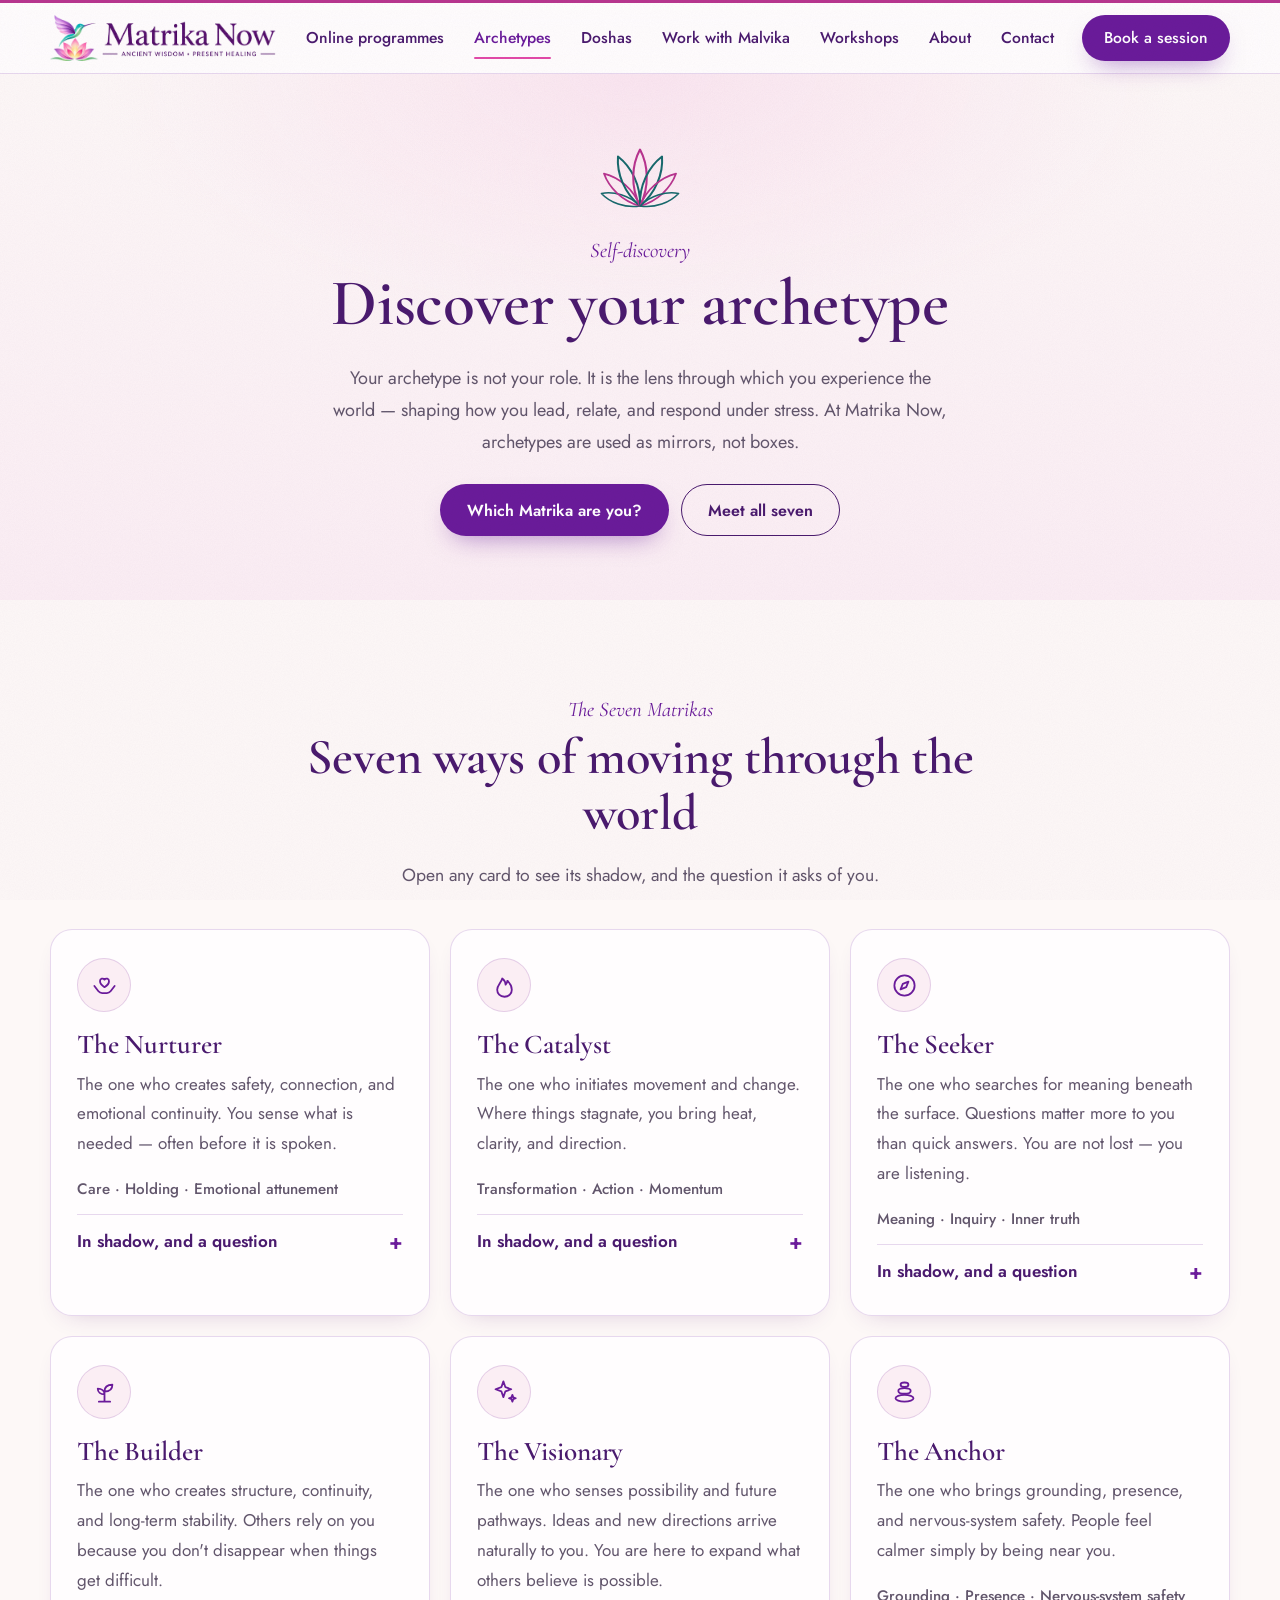
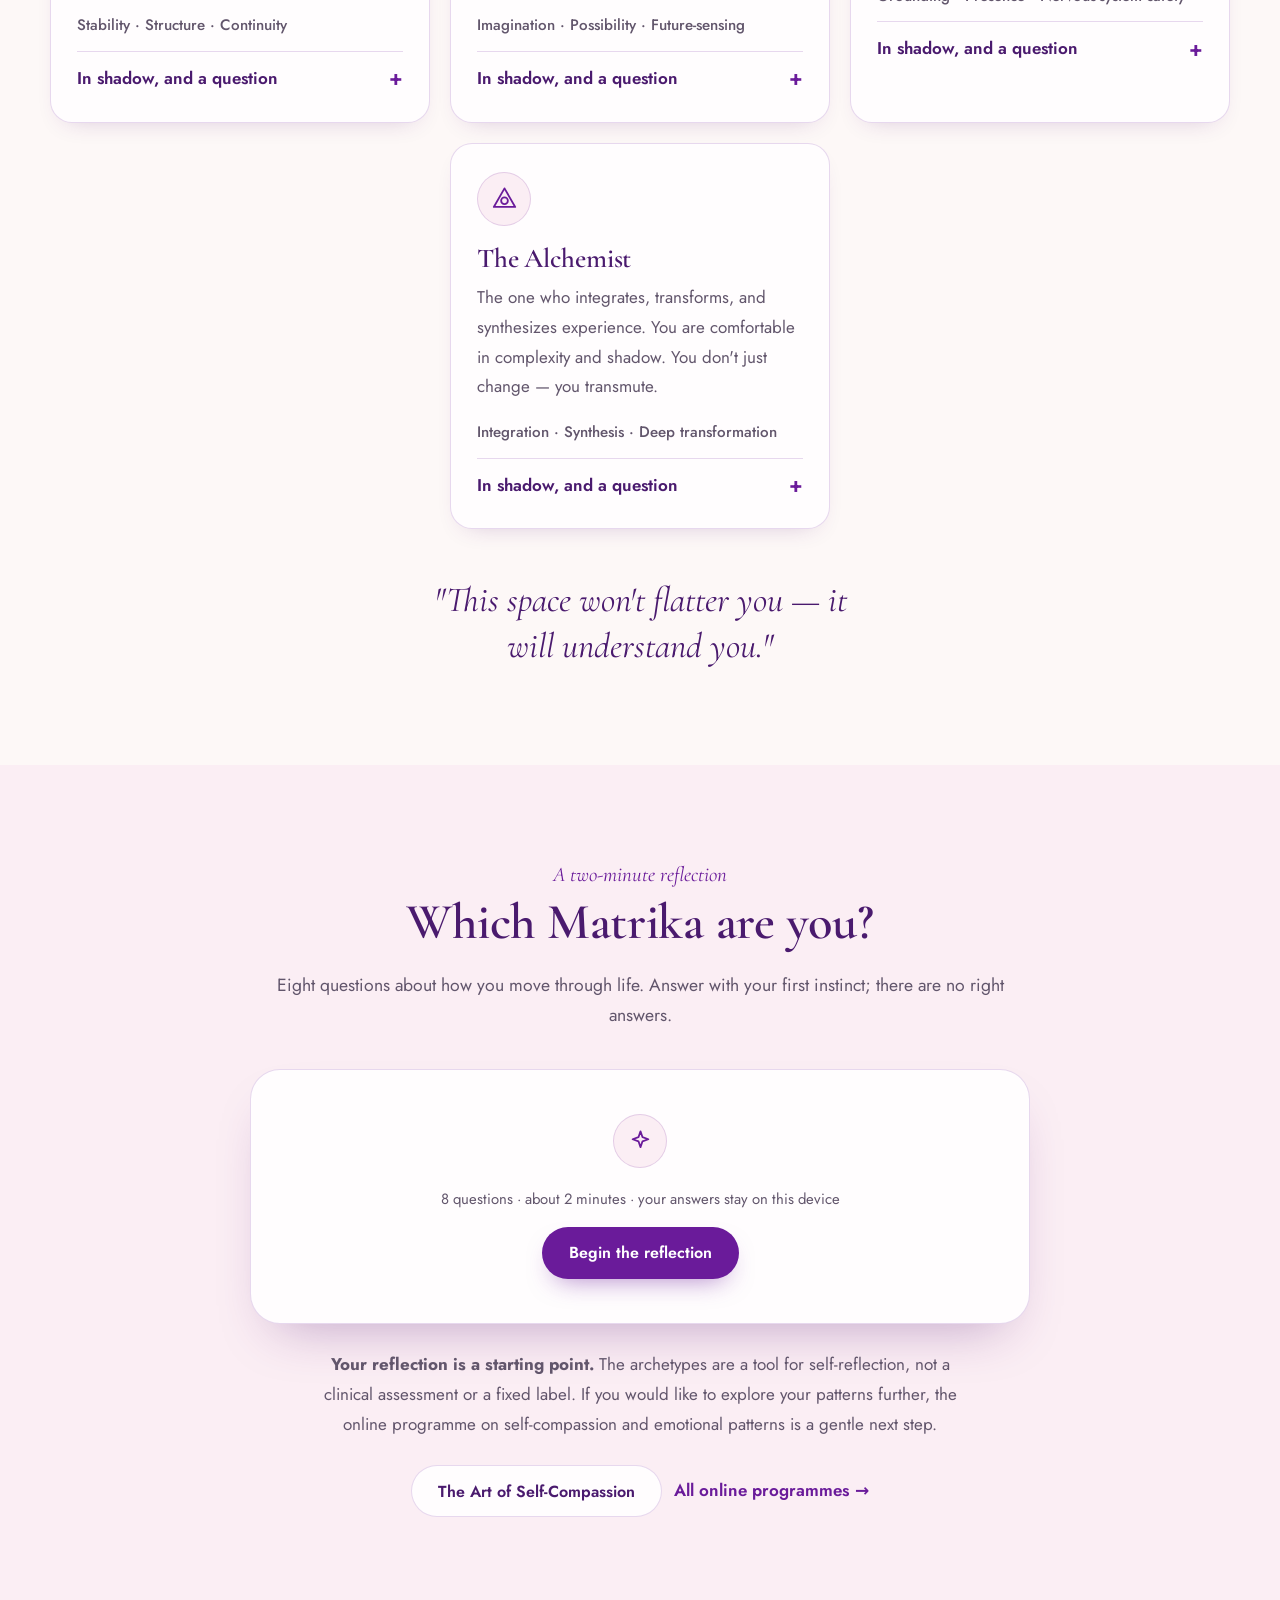
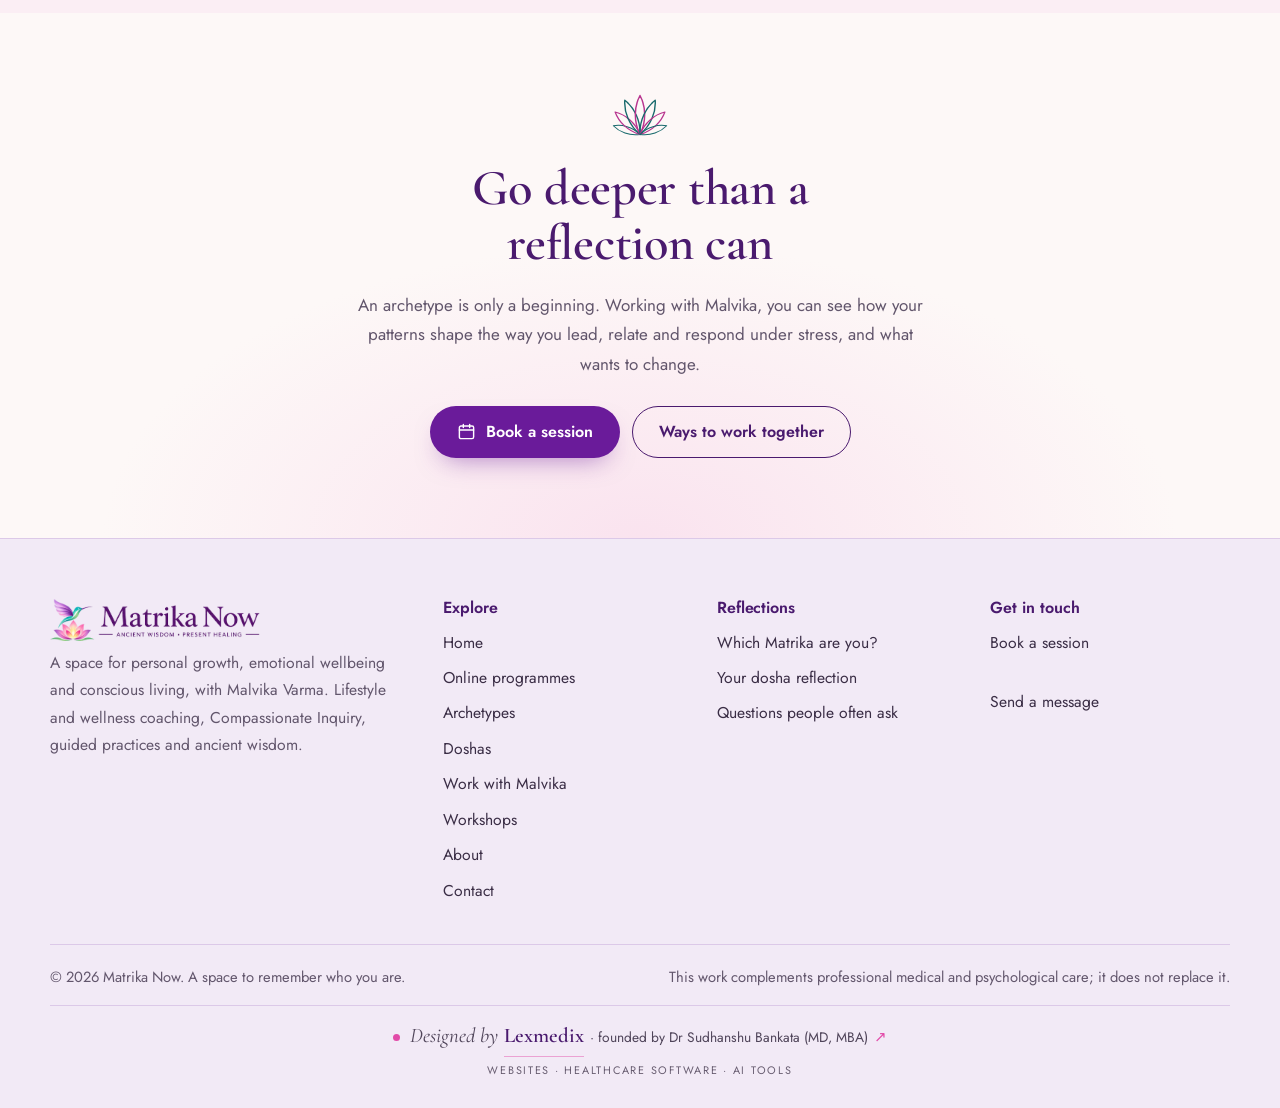
<file: archetypes/index.html>
<!doctype html>
<html lang="en" data-root="../">
<head>
  <meta charset="utf-8">
  <meta name="viewport" content="width=device-width, initial-scale=1">
  <title>Discover Your Archetype — The Seven Matrikas | Matrika Now</title>
  <meta name="description" content="Meet the Seven Matrikas: the Nurturer, Catalyst, Seeker, Builder, Visionary, Anchor and Alchemist. Take the free two-minute reflection to find yours.">
  <meta name="theme-color" content="#fdf8f7">
  <meta property="og:type" content="website">
  <meta property="og:site_name" content="Matrika Now">
  <meta property="og:title" content="Discover Your Archetype — The Seven Matrikas | Matrika Now">
  <meta property="og:description" content="Meet the Seven Matrikas: the Nurturer, Catalyst, Seeker, Builder, Visionary, Anchor and Alchemist. Take the free two-minute reflection to find yours.">
  <meta property="og:image" content="https://matrikanow.com/assets/img/og-image.jpg">
  <meta property="og:url" content="https://matrikanow.com/archetypes/">
  <meta name="twitter:card" content="summary_large_image">
  <link rel="canonical" href="https://matrikanow.com/archetypes/">
  <link rel="icon" type="image/png" href="../favicon.png">
  <link rel="apple-touch-icon" href="../assets/img/apple-touch-icon.png">
  <link rel="preconnect" href="https://fonts.googleapis.com">
  <link rel="preconnect" href="https://fonts.gstatic.com" crossorigin>
  <link rel="stylesheet" href="https://fonts.googleapis.com/css2?family=Cormorant+Garamond:ital,wght@0,500;0,600;1,400;1,500;1,600&family=Jost:wght@400;500;600&display=swap">
  <link rel="stylesheet" href="../assets/css/site.css?v=e3b71c93">
</head>
<body>
<a class="skip" href="#main">Skip to content</a>
<div class="progress" aria-hidden="true"></div>
<!-- HEADER (same on every page; generated, now edit each page) -->
<header class="site-header">
  <div class="wrap bar">
    <a class="brand" href="../" aria-label="Matrika Now home"><img src="../logo.png" alt="Matrika Now: ancient wisdom, present healing" width="561" height="112"></a>
    <button class="nav-toggle" aria-expanded="false" aria-controls="site-nav"><svg viewBox="0 0 24 24" fill="none" stroke="currentColor" stroke-width="2" stroke-linecap="round"><path d="M4 7h16M4 12h16M4 17h10"/></svg><span class="sr-only">Open menu</span></button>
    <nav class="nav" id="site-nav" aria-label="Main"><a href="../programmes/">Online programmes</a><a href="../archetypes/" aria-current="page">Archetypes</a><a href="../doshas/">Doshas</a><a href="../work-with-us/">Work with Malvika</a><a href="../workshops/">Workshops</a><a href="../about/">About</a><a href="../contact/">Contact</a><a class="btn btn-coral" data-book href="../contact/">Book a session</a></nav>
  </div>
</header>
<main id="main">
<section class="phero"><div class="wrap"><svg class="mark" viewBox="60 100 280 225" aria-hidden="true"><path transform="rotate(-72 200 300) translate(200 300) scale(0.72) translate(-200 -300)" d="M200 300 C 168 236 172 164 200 112 C 228 164 232 236 200 300 Z" fill="none" stroke="var(--primary-soft)" stroke-width="7" stroke-linejoin="round"/><path transform="rotate(-48 200 300) translate(200 300) scale(0.86) translate(-200 -300)" d="M200 300 C 168 236 172 164 200 112 C 228 164 232 236 200 300 Z" fill="none" stroke="var(--accent-deep)" stroke-width="7" stroke-linejoin="round"/><path transform="rotate(-24 200 300) translate(200 300) scale(0.96) translate(-200 -300)" d="M200 300 C 168 236 172 164 200 112 C 228 164 232 236 200 300 Z" fill="none" stroke="var(--primary-soft)" stroke-width="7" stroke-linejoin="round"/><path transform="rotate(0 200 300) translate(200 300) scale(1) translate(-200 -300)" d="M200 300 C 168 236 172 164 200 112 C 228 164 232 236 200 300 Z" fill="none" stroke="var(--accent-deep)" stroke-width="7" stroke-linejoin="round"/><path transform="rotate(24 200 300) translate(200 300) scale(0.96) translate(-200 -300)" d="M200 300 C 168 236 172 164 200 112 C 228 164 232 236 200 300 Z" fill="none" stroke="var(--primary-soft)" stroke-width="7" stroke-linejoin="round"/><path transform="rotate(48 200 300) translate(200 300) scale(0.86) translate(-200 -300)" d="M200 300 C 168 236 172 164 200 112 C 228 164 232 236 200 300 Z" fill="none" stroke="var(--accent-deep)" stroke-width="7" stroke-linejoin="round"/><path transform="rotate(72 200 300) translate(200 300) scale(0.72) translate(-200 -300)" d="M200 300 C 168 236 172 164 200 112 C 228 164 232 236 200 300 Z" fill="none" stroke="var(--primary-soft)" stroke-width="7" stroke-linejoin="round"/></svg><span class="note">Self-discovery</span><h1>Discover your archetype</h1><p class="lede">Your archetype is not your role. It is the lens through which you experience the world — shaping how you lead, relate, and respond under stress. At Matrika Now, archetypes are used as mirrors, not boxes.</p><div class="cta-row"><a class="btn btn-coral" href="#quiz">Which Matrika are you?</a><a class="btn btn-line" href="#seven">Meet all seven</a></div></div></section>

<section class="section" id="seven"><div class="wrap">
  <div class="head center"><span class="note">The Seven Matrikas</span><h2>Seven ways of moving through the world</h2><p>Open any card to see its shadow, and the question it asks of you.</p></div>
  <div class="agrid"><article class="card acard" id="a-nurturer"><span class="ic"><svg viewBox="0 0 24 24" fill="none" stroke="currentColor" stroke-width="1.6" stroke-linecap="round" stroke-linejoin="round" aria-hidden="true"><path d="M12 13.5s-4-2.4-4-5.4a2.2 2.2 0 0 1 4-1.3 2.2 2.2 0 0 1 4 1.3c0 3-4 5.4-4 5.4z"/><path d="M3 12.5l3.6 4.6c.8 1 2 1.6 3.3 1.6h4.2c1.3 0 2.5-.6 3.3-1.6l3.6-4.6"/></svg></span><h3>The Nurturer</h3><p class="essence">The one who creates safety, connection, and emotional continuity. You sense what is needed — often before it is spoken.</p><p class="balance">Care · Holding · Emotional attunement</p><details><summary>In shadow, and a question</summary><p class="shadow-line"><b>In shadow</b>Giving until there is nothing left for yourself.</p><p class="ask">Who holds you?</p></details></article><article class="card acard" id="a-catalyst"><span class="ic"><svg viewBox="0 0 24 24" fill="none" stroke="currentColor" stroke-width="1.6" stroke-linecap="round" stroke-linejoin="round" aria-hidden="true"><path d="M12 22c-4 0-6.5-2.8-6.5-6.2 0-4 3.5-6 4.5-10 2.5 2 3 4 3 5.5 1-1 1.5-2.2 1.5-3.5 2.5 2.2 4 5 4 8 0 3.4-2.5 6.2-6.5 6.2z"/></svg></span><h3>The Catalyst</h3><p class="essence">The one who initiates movement and change. Where things stagnate, you bring heat, clarity, and direction.</p><p class="balance">Transformation · Action · Momentum</p><details><summary>In shadow, and a question</summary><p class="shadow-line"><b>In shadow</b>Pushing change before others — or you — are ready.</p><p class="ask">What might need to wait for its right time?</p></details></article><article class="card acard" id="a-seeker"><span class="ic"><svg viewBox="0 0 24 24" fill="none" stroke="currentColor" stroke-width="1.6" stroke-linecap="round" stroke-linejoin="round" aria-hidden="true"><circle cx="12" cy="12" r="9"/><path d="M15.5 8.5l-2 5-5 2 2-5z"/></svg></span><h3>The Seeker</h3><p class="essence">The one who searches for meaning beneath the surface. Questions matter more to you than quick answers. You are not lost — you are listening.</p><p class="balance">Meaning · Inquiry · Inner truth</p><details><summary>In shadow, and a question</summary><p class="shadow-line"><b>In shadow</b>Searching for so long that you forget to arrive.</p><p class="ask">What do you already know?</p></details></article><article class="card acard" id="a-builder"><span class="ic"><svg viewBox="0 0 24 24" fill="none" stroke="currentColor" stroke-width="1.6" stroke-linecap="round" stroke-linejoin="round" aria-hidden="true"><path d="M12 21v-9M12 12c0-4 3-6 7-6 0 4-3 6-7 6zM12 14.5c0-3-2.5-5-6-5 0 3 2.5 5 6 5zM7 21h10"/></svg></span><h3>The Builder</h3><p class="essence">The one who creates structure, continuity, and long-term stability. Others rely on you because you don't disappear when things get difficult.</p><p class="balance">Stability · Structure · Continuity</p><details><summary>In shadow, and a question</summary><p class="shadow-line"><b>In shadow</b>Holding everything together, and never setting it down.</p><p class="ask">What would you let fall, if it were safe to?</p></details></article><article class="card acard" id="a-visionary"><span class="ic"><svg viewBox="0 0 24 24" fill="none" stroke="currentColor" stroke-width="1.6" stroke-linecap="round" stroke-linejoin="round" aria-hidden="true"><path d="M11 3l1.8 5.2L18 10l-5.2 1.8L11 17l-1.8-5.2L4 10l5.2-1.8zM19 15l.8 2.2L22 18l-2.2.8L19 21l-.8-2.2L16 18l2.2-.8z"/></svg></span><h3>The Visionary</h3><p class="essence">The one who senses possibility and future pathways. Ideas and new directions arrive naturally to you. You are here to expand what others believe is possible.</p><p class="balance">Imagination · Possibility · Future-sensing</p><details><summary>In shadow, and a question</summary><p class="shadow-line"><b>In shadow</b>Living in the future and missing the ground beneath your feet.</p><p class="ask">What wants to begin today, not someday?</p></details></article><article class="card acard" id="a-anchor"><span class="ic"><svg viewBox="0 0 24 24" fill="none" stroke="currentColor" stroke-width="1.6" stroke-linecap="round" stroke-linejoin="round" aria-hidden="true"><ellipse cx="12" cy="18" rx="8" ry="3"/><ellipse cx="12" cy="11.5" rx="5.5" ry="2.5"/><ellipse cx="12" cy="6" rx="3.5" ry="2"/></svg></span><h3>The Anchor</h3><p class="essence">The one who brings grounding, presence, and nervous-system safety. People feel calmer simply by being near you.</p><p class="balance">Grounding · Presence · Nervous-system safety</p><details><summary>In shadow, and a question</summary><p class="shadow-line"><b>In shadow</b>Staying still when life is asking you to move.</p><p class="ask">Where are you waiting to be moved?</p></details></article><article class="card acard" id="a-alchemist"><span class="ic"><svg viewBox="0 0 24 24" fill="none" stroke="currentColor" stroke-width="1.6" stroke-linecap="round" stroke-linejoin="round" aria-hidden="true"><path d="M12 3l9.5 16.5h-19z"/><circle cx="12" cy="14" r="3"/></svg></span><h3>The Alchemist</h3><p class="essence">The one who integrates, transforms, and synthesizes experience. You are comfortable in complexity and shadow. You don't just change — you transmute.</p><p class="balance">Integration · Synthesis · Deep transformation</p><details><summary>In shadow, and a question</summary><p class="shadow-line"><b>In shadow</b>Carrying other people's darkness as if it were yours to transform.</p><p class="ask">What is yours to transmute — and what is not?</p></details></article></div>
  <p class="pull">"This space won't flatter you — it will understand you."</p>
</div></section>

<!-- QUIZ: questions live in assets/js/site.js (AQ); the result card is copied from the cards above -->
<section class="section blush" id="quiz"><div class="wrap">
  <div class="head center"><span class="note">A two-minute reflection</span><h2>Which Matrika are you?</h2><p>Eight questions about how you move through life. Answer with your first instinct; there are no right answers.</p></div>
  <div class="quiz" id="archetype-quiz" aria-live="polite"><div class="start"><span class="ic"><svg viewBox="0 0 24 24" fill="none" stroke="currentColor" stroke-width="1.6" stroke-linecap="round" stroke-linejoin="round" aria-hidden="true"><path d="M12 3l1.8 5.2L19 10l-5.2 1.8L12 17l-1.8-5.2L5 10l5.2-1.8z"/></svg></span><p class="meta">8 questions · about 2 minutes · your answers stay on this device</p><button class="btn btn-coral" type="button" data-qstart>Begin the reflection</button><noscript><p class="meta" style="margin-top:14px">The reflection needs JavaScript switched on in your browser.</p></noscript></div></div>
<div class="reflect-next"><p><b>Your reflection is a starting point.</b> The archetypes are a tool for self-reflection, not a clinical assessment or a fixed label. If you would like to explore your patterns further, the online programme on self-compassion and emotional patterns is a gentle next step.</p><div class="cta-row" style="justify-content:center"><a class="btn btn-soft" href="../programmes/#self-compassion">The Art of Self-Compassion</a><a class="more" href="../programmes/">All online programmes</a></div></div>
</div></section>

<section class="closing"><div class="wrap"><svg class="mark-sm" viewBox="60 100 280 225" aria-hidden="true"><path transform="rotate(-72 200 300) translate(200 300) scale(0.72) translate(-200 -300)" d="M200 300 C 168 236 172 164 200 112 C 228 164 232 236 200 300 Z" fill="none" stroke="var(--primary-soft)" stroke-width="7" stroke-linejoin="round"/><path transform="rotate(-48 200 300) translate(200 300) scale(0.86) translate(-200 -300)" d="M200 300 C 168 236 172 164 200 112 C 228 164 232 236 200 300 Z" fill="none" stroke="var(--accent-deep)" stroke-width="7" stroke-linejoin="round"/><path transform="rotate(-24 200 300) translate(200 300) scale(0.96) translate(-200 -300)" d="M200 300 C 168 236 172 164 200 112 C 228 164 232 236 200 300 Z" fill="none" stroke="var(--primary-soft)" stroke-width="7" stroke-linejoin="round"/><path transform="rotate(0 200 300) translate(200 300) scale(1) translate(-200 -300)" d="M200 300 C 168 236 172 164 200 112 C 228 164 232 236 200 300 Z" fill="none" stroke="var(--accent-deep)" stroke-width="7" stroke-linejoin="round"/><path transform="rotate(24 200 300) translate(200 300) scale(0.96) translate(-200 -300)" d="M200 300 C 168 236 172 164 200 112 C 228 164 232 236 200 300 Z" fill="none" stroke="var(--primary-soft)" stroke-width="7" stroke-linejoin="round"/><path transform="rotate(48 200 300) translate(200 300) scale(0.86) translate(-200 -300)" d="M200 300 C 168 236 172 164 200 112 C 228 164 232 236 200 300 Z" fill="none" stroke="var(--accent-deep)" stroke-width="7" stroke-linejoin="round"/><path transform="rotate(72 200 300) translate(200 300) scale(0.72) translate(-200 -300)" d="M200 300 C 168 236 172 164 200 112 C 228 164 232 236 200 300 Z" fill="none" stroke="var(--primary-soft)" stroke-width="7" stroke-linejoin="round"/></svg><h2>Go deeper than a reflection can</h2><p>An archetype is only a beginning. Working with Malvika, you can see how your patterns shape the way you lead, relate and respond under stress, and what wants to change.</p><div class="cta-row"><a class="btn btn-coral" data-book href="../contact/"><svg viewBox="0 0 24 24" fill="none" stroke="currentColor" stroke-width="1.8" stroke-linecap="round" stroke-linejoin="round" aria-hidden="true"><rect x="3" y="5" width="18" height="16" rx="2"/><path d="M8 3v4M16 3v4M3 10h18"/></svg> Book a session</a><a class="btn btn-line" href="../work-with-us/">Ways to work together</a></div></div></section>
</main>
<!-- FOOTER (same on every page) -->
<footer class="site-footer">
  <div class="wrap">
    <div class="fgrid">
      <div><img class="flogo" src="../logo.png" alt="Matrika Now" width="561" height="112" loading="lazy"><p style="max-width:40ch">A space for personal growth, emotional wellbeing and conscious living, with Malvika Varma. Lifestyle and wellness coaching, Compassionate Inquiry, guided practices and ancient wisdom.</p><div class="social"><a data-show="instagram" href="#" aria-label="Instagram"><svg viewBox="0 0 24 24" fill="none" stroke="currentColor" stroke-width="1.6" stroke-linecap="round" stroke-linejoin="round" aria-hidden="true"><rect x="3" y="3" width="18" height="18" rx="5"/><circle cx="12" cy="12" r="4"/><circle cx="17.4" cy="6.6" r=".6" fill="currentColor"/></svg></a><a data-show="facebook" href="#" aria-label="Facebook"><svg viewBox="0 0 24 24" fill="none" stroke="currentColor" stroke-width="1.6" stroke-linecap="round" stroke-linejoin="round" aria-hidden="true"><path d="M14 8h3V4h-3a4 4 0 0 0-4 4v3H7v4h3v6h4v-6h3l1-4h-4V8z"/></svg></a><a data-show="youtube" href="#" aria-label="YouTube"><svg viewBox="0 0 24 24" fill="none" stroke="currentColor" stroke-width="1.6" stroke-linecap="round" stroke-linejoin="round" aria-hidden="true"><rect x="2.5" y="5.5" width="19" height="13" rx="4"/><path d="M10 9.5v5l4.5-2.5z"/></svg></a></div></div>
      <div><h2 class="fh">Explore</h2><ul><li><a href="../">Home</a></li><li><a href="../programmes/">Online programmes</a></li><li><a href="../archetypes/">Archetypes</a></li><li><a href="../doshas/">Doshas</a></li><li><a href="../work-with-us/">Work with Malvika</a></li><li><a href="../workshops/">Workshops</a></li><li><a href="../about/">About</a></li><li><a href="../contact/">Contact</a></li></ul></div>
      <div><h2 class="fh">Reflections</h2><ul><li><a href="../archetypes/#quiz">Which Matrika are you?</a></li><li><a href="../doshas/#quiz">Your dosha reflection</a></li><li><a href="../#faq">Questions people often ask</a></li></ul></div>
      <div><h2 class="fh">Get in touch</h2><ul><li><a data-show="booking" href="#">Book a session</a></li><li><a data-show="email" href="#"><span data-fill></span></a></li><li><a data-show="whatsapp" href="#">WhatsApp <span data-fill></span></a></li><li><a data-show="phone" href="#"><span data-fill></span></a></li><li><a href="../contact/">Send a message</a></li></ul></div>
    </div>
    <div class="fine"><p>&copy; <span data-year>2026</span> Matrika Now. A space to remember who you are.</p><p>This work complements professional medical and psychological care; it does not replace it.</p></div>
  <div class="made-by"><a class="mb" href="https://lexmedix.in/services/" target="_blank" rel="noopener"><span class="mb-main"><span class="mb-pre">Designed by</span> <span class="mb-name">Lexmedix</span> <span class="mb-cred"><span class="mb-dot" aria-hidden="true">&middot; </span><span class="mb-sr">, </span>founded by Dr Sudhanshu Bankata (MD, MBA)</span><span class="mb-arrow" aria-hidden="true">&#8599;</span></span><span class="mb-sr">, </span><span class="mb-sub">Websites &middot; Healthcare software &middot; AI tools</span><span class="mb-sr"> (opens in a new tab)</span></a></div>
</div>
</footer>
<a class="wa" data-show="whatsapp" href="#" aria-label="Chat on WhatsApp"><svg viewBox="0 0 32 32" fill="currentColor" aria-hidden="true"><path d="M16 3C8.8 3 3 8.8 3 16c0 2.3.6 4.5 1.7 6.4L3 29l6.8-1.8A13 13 0 0016 29c7.2 0 13-5.8 13-13S23.2 3 16 3zm0 23.7c-2 0-3.9-.6-5.5-1.6l-.4-.2-4 1 1.1-3.9-.3-.4A10.7 10.7 0 1116 26.7zm5.9-8c-.3-.2-1.9-.9-2.2-1s-.5-.2-.7.2-.8 1-1 1.2-.4.2-.7.1a8.7 8.7 0 01-4.3-3.8c-.3-.6.3-.5.9-1.7.1-.2 0-.4 0-.5l-1-2.3c-.2-.6-.5-.5-.7-.5h-.6c-.2 0-.6.1-.9.4s-1.2 1.2-1.2 2.9 1.2 3.4 1.4 3.6c.2.2 2.4 3.7 5.9 5.2 2.2.9 3 1 4.1.8.7-.1 1.9-.8 2.2-1.5s.3-1.4.2-1.5-.3-.2-.6-.4z"/></svg></a>
<button class="to-top" aria-label="Back to top"><svg viewBox="0 0 24 24" fill="none" stroke="currentColor" stroke-width="2" stroke-linecap="round" stroke-linejoin="round"><path d="M12 19V5M5 12l7-7 7 7"/></svg></button>
<nav class="mbar" aria-label="Quick actions"><a class="btn btn-coral" href="../programmes/">Online programmes</a><a class="btn btn-soft" data-book href="../contact/">Book a session</a></nav>
<script src="../assets/js/site.js?v=165a29a2" defer></script>
</body>
</html>
</file>
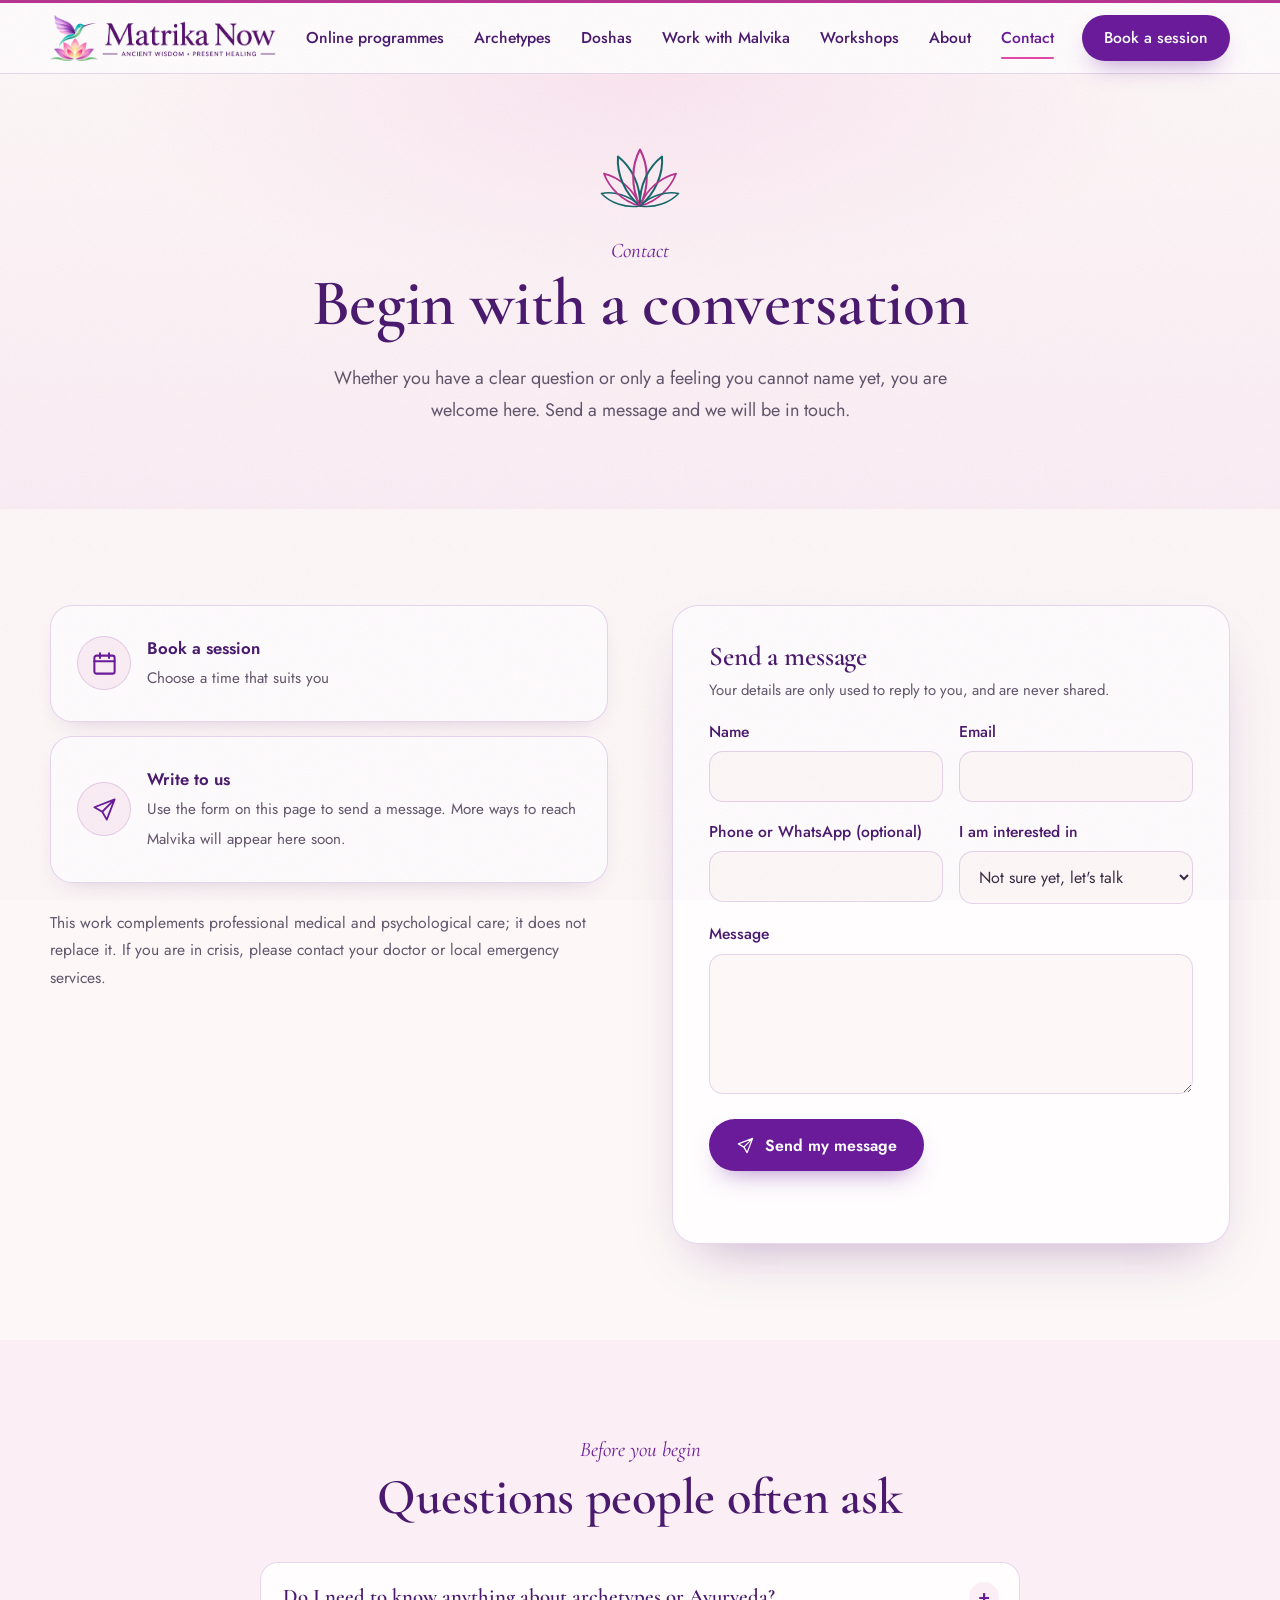
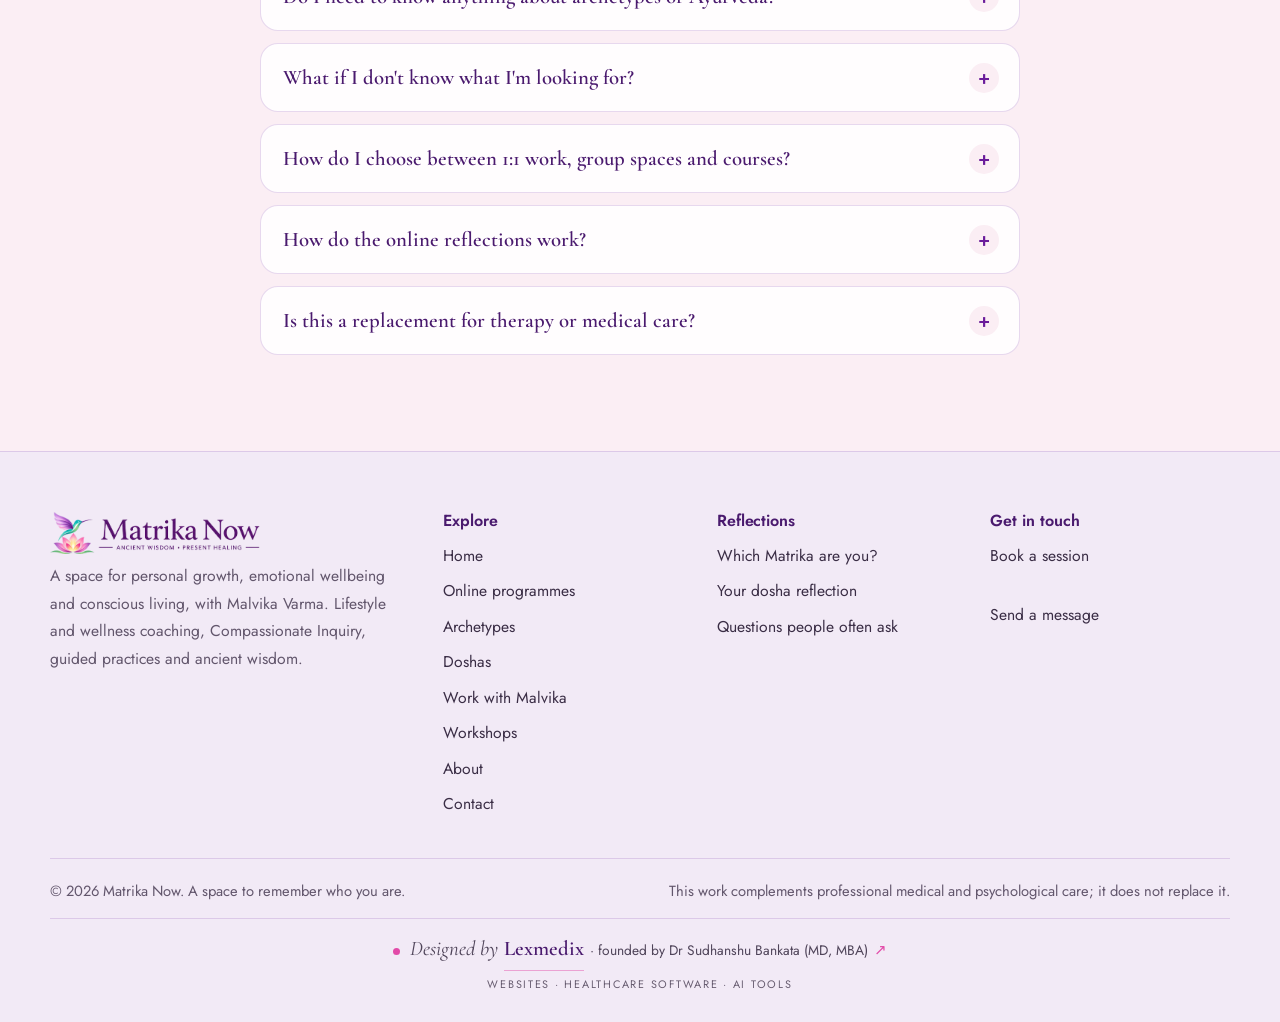
<file: contact/index.html>
<!doctype html>
<html lang="en" data-root="../">
<head>
  <meta charset="utf-8">
  <meta name="viewport" content="width=device-width, initial-scale=1">
  <title>Contact — Begin With a Conversation | Matrika Now</title>
  <meta name="description" content="Get in touch with Malvika Varma at Matrika Now to book a session, ask about group journeys and courses, or hear about the next workshop.">
  <meta name="theme-color" content="#fdf8f7">
  <meta property="og:type" content="website">
  <meta property="og:site_name" content="Matrika Now">
  <meta property="og:title" content="Contact — Begin With a Conversation | Matrika Now">
  <meta property="og:description" content="Get in touch with Malvika Varma at Matrika Now to book a session, ask about group journeys and courses, or hear about the next workshop.">
  <meta property="og:image" content="https://matrikanow.com/assets/img/og-image.jpg">
  <meta property="og:url" content="https://matrikanow.com/contact/">
  <meta name="twitter:card" content="summary_large_image">
  <link rel="canonical" href="https://matrikanow.com/contact/">
  <link rel="icon" type="image/png" href="../favicon.png">
  <link rel="apple-touch-icon" href="../assets/img/apple-touch-icon.png">
  <link rel="preconnect" href="https://fonts.googleapis.com">
  <link rel="preconnect" href="https://fonts.gstatic.com" crossorigin>
  <link rel="stylesheet" href="https://fonts.googleapis.com/css2?family=Cormorant+Garamond:ital,wght@0,500;0,600;1,400;1,500;1,600&family=Jost:wght@400;500;600&display=swap">
  <link rel="stylesheet" href="../assets/css/site.css?v=e3b71c93">
</head>
<body>
<a class="skip" href="#main">Skip to content</a>
<div class="progress" aria-hidden="true"></div>
<!-- HEADER (same on every page; generated, now edit each page) -->
<header class="site-header">
  <div class="wrap bar">
    <a class="brand" href="../" aria-label="Matrika Now home"><img src="../logo.png" alt="Matrika Now: ancient wisdom, present healing" width="561" height="112"></a>
    <button class="nav-toggle" aria-expanded="false" aria-controls="site-nav"><svg viewBox="0 0 24 24" fill="none" stroke="currentColor" stroke-width="2" stroke-linecap="round"><path d="M4 7h16M4 12h16M4 17h10"/></svg><span class="sr-only">Open menu</span></button>
    <nav class="nav" id="site-nav" aria-label="Main"><a href="../programmes/">Online programmes</a><a href="../archetypes/">Archetypes</a><a href="../doshas/">Doshas</a><a href="../work-with-us/">Work with Malvika</a><a href="../workshops/">Workshops</a><a href="../about/">About</a><a href="../contact/" aria-current="page">Contact</a><a class="btn btn-coral" data-book href="../contact/">Book a session</a></nav>
  </div>
</header>
<main id="main">
<section class="phero"><div class="wrap"><svg class="mark" viewBox="60 100 280 225" aria-hidden="true"><path transform="rotate(-72 200 300) translate(200 300) scale(0.72) translate(-200 -300)" d="M200 300 C 168 236 172 164 200 112 C 228 164 232 236 200 300 Z" fill="none" stroke="var(--primary-soft)" stroke-width="7" stroke-linejoin="round"/><path transform="rotate(-48 200 300) translate(200 300) scale(0.86) translate(-200 -300)" d="M200 300 C 168 236 172 164 200 112 C 228 164 232 236 200 300 Z" fill="none" stroke="var(--accent-deep)" stroke-width="7" stroke-linejoin="round"/><path transform="rotate(-24 200 300) translate(200 300) scale(0.96) translate(-200 -300)" d="M200 300 C 168 236 172 164 200 112 C 228 164 232 236 200 300 Z" fill="none" stroke="var(--primary-soft)" stroke-width="7" stroke-linejoin="round"/><path transform="rotate(0 200 300) translate(200 300) scale(1) translate(-200 -300)" d="M200 300 C 168 236 172 164 200 112 C 228 164 232 236 200 300 Z" fill="none" stroke="var(--accent-deep)" stroke-width="7" stroke-linejoin="round"/><path transform="rotate(24 200 300) translate(200 300) scale(0.96) translate(-200 -300)" d="M200 300 C 168 236 172 164 200 112 C 228 164 232 236 200 300 Z" fill="none" stroke="var(--primary-soft)" stroke-width="7" stroke-linejoin="round"/><path transform="rotate(48 200 300) translate(200 300) scale(0.86) translate(-200 -300)" d="M200 300 C 168 236 172 164 200 112 C 228 164 232 236 200 300 Z" fill="none" stroke="var(--accent-deep)" stroke-width="7" stroke-linejoin="round"/><path transform="rotate(72 200 300) translate(200 300) scale(0.72) translate(-200 -300)" d="M200 300 C 168 236 172 164 200 112 C 228 164 232 236 200 300 Z" fill="none" stroke="var(--primary-soft)" stroke-width="7" stroke-linejoin="round"/></svg><span class="note">Contact</span><h1>Begin with a conversation</h1><p class="lede">Whether you have a clear question or only a feeling you cannot name yet, you are welcome here. Send a message and we will be in touch.</p></div></section>

<section class="section"><div class="wrap split top">
  <div>
    <div class="grid" style="gap:14px"><a class="card ccard" data-show="booking" data-book href="#"><span class="ic"><svg viewBox="0 0 24 24" fill="none" stroke="currentColor" stroke-width="1.8" stroke-linecap="round" stroke-linejoin="round" aria-hidden="true"><rect x="3" y="5" width="18" height="16" rx="2"/><path d="M8 3v4M16 3v4M3 10h18"/></svg></span><span><b>Book a session</b><small>Choose a time that suits you</small></span></a><a class="card ccard" data-show="whatsapp" href="#"><span class="ic"><svg viewBox="0 0 32 32" fill="currentColor" aria-hidden="true"><path d="M16 3C8.8 3 3 8.8 3 16c0 2.3.6 4.5 1.7 6.4L3 29l6.8-1.8A13 13 0 0016 29c7.2 0 13-5.8 13-13S23.2 3 16 3zm0 23.7c-2 0-3.9-.6-5.5-1.6l-.4-.2-4 1 1.1-3.9-.3-.4A10.7 10.7 0 1116 26.7zm5.9-8c-.3-.2-1.9-.9-2.2-1s-.5-.2-.7.2-.8 1-1 1.2-.4.2-.7.1a8.7 8.7 0 01-4.3-3.8c-.3-.6.3-.5.9-1.7.1-.2 0-.4 0-.5l-1-2.3c-.2-.6-.5-.5-.7-.5h-.6c-.2 0-.6.1-.9.4s-1.2 1.2-1.2 2.9 1.2 3.4 1.4 3.6c.2.2 2.4 3.7 5.9 5.2 2.2.9 3 1 4.1.8.7-.1 1.9-.8 2.2-1.5s.3-1.4.2-1.5-.3-.2-.6-.4z"/></svg></span><span><b>WhatsApp</b><small><span data-fill></span></small></span></a><a class="card ccard" data-show="email" href="#"><span class="ic"><svg viewBox="0 0 24 24" fill="none" stroke="currentColor" stroke-width="1.6" stroke-linecap="round" stroke-linejoin="round" aria-hidden="true"><rect x="3" y="5" width="18" height="14" rx="2"/><path d="M3.5 6.5l8.5 6.5 8.5-6.5"/></svg></span><span><b>Email</b><small><span data-fill></span></small></span></a><a class="card ccard" data-show="phone" href="#"><span class="ic"><svg viewBox="0 0 24 24" fill="none" stroke="currentColor" stroke-width="1.6" stroke-linecap="round" stroke-linejoin="round" aria-hidden="true"><path d="M5 3h3.5l1.8 4.5-2.3 1.4a11 11 0 0 0 5.1 5.1l1.4-2.3L19 13.5V17a2 2 0 0 1-2 2A15 15 0 0 1 3 5a2 2 0 0 1 2-2z"/></svg></span><span><b>Call</b><small><span data-fill></span></small></span></a><a class="card ccard" data-show="instagram" href="#"><span class="ic"><svg viewBox="0 0 24 24" fill="none" stroke="currentColor" stroke-width="1.6" stroke-linecap="round" stroke-linejoin="round" aria-hidden="true"><rect x="3" y="3" width="18" height="18" rx="5"/><circle cx="12" cy="12" r="4"/><circle cx="17.4" cy="6.6" r=".6" fill="currentColor"/></svg></span><span><b>Instagram</b><small>Reflections and invitations</small></span></a><div class="card ccard" data-when-none><span class="ic"><svg viewBox="0 0 24 24" fill="none" stroke="currentColor" stroke-width="1.6" stroke-linecap="round" stroke-linejoin="round" aria-hidden="true"><path d="M21 3L10 14M21 3l-7 18-4-7-7-4z"/></svg></span><span><b>Write to us</b><small>Use the form on this page to send a message. More ways to reach Malvika will appear here soon.</small></span></div></div>
    <p style="margin-top:26px;color:var(--muted);font-size:.98rem">This work complements professional medical and psychological care; it does not replace it. If you are in crisis, please contact your doctor or local emergency services.</p>
  </div>
  <form class="formcard" data-form="Enquiry" novalidate>
    <h3>Send a message</h3>
    <p class="privacy">Your details are only used to reply to you, and are never shared.</p>
    <div class="row2"><div class="field"><label for="f-name">Name</label><input id="f-name" name="name" autocomplete="name" required></div><div class="field"><label for="f-email">Email</label><input id="f-email" name="email" type="email" autocomplete="email" required></div></div>
    <div class="row2"><div class="field"><label for="f-phone">Phone or WhatsApp (optional)</label><input id="f-phone" name="phone" type="tel" autocomplete="tel"></div><div class="field"><label for="f-interest">I am interested in</label><select id="f-interest" name="interest"><option>1:1 work</option><option>Group spaces &amp; journeys</option><option>Courses &amp; learning</option><option>Workshops</option><option selected>Not sure yet, let's talk</option></select></div></div>
    <div class="field"><label for="f-message">Message</label><textarea id="f-message" name="message" rows="5" required></textarea></div>
    <div class="cta-row" style="margin-top:6px"><button class="btn btn-coral" type="submit"><svg viewBox="0 0 24 24" fill="none" stroke="currentColor" stroke-width="1.6" stroke-linecap="round" stroke-linejoin="round" aria-hidden="true"><path d="M21 3L10 14M21 3l-7 18-4-7-7-4z"/></svg> Send my message</button></div>
    <p class="form-note" role="status" aria-live="polite"></p>
  </form>
</div></section>

<section class="section blush"><div class="wrap narrow">
  <div class="head center"><span class="note">Before you begin</span><h2>Questions people often ask</h2></div>
  <div class="faq"><details><summary>Do I need to know anything about archetypes or Ayurveda?</summary><p>Not at all. You bring your life, your questions and your curiosity. The language and the frameworks are introduced gently, only as far as they are useful to you.</p></details><details><summary>What if I don't know what I'm looking for?</summary><p>That is often the most honest place to begin. Many people arrive with a feeling rather than a goal — a restlessness, a heaviness, a sense of being out of step. Naming it is part of the work.</p></details><details><summary>How do I choose between 1:1 work, group spaces and courses?</summary><p>1:1 work suits moments that need depth and privacy. Group spaces suit those who grow through shared experience. Courses suit those who want structure they can return to at their own pace. If you are unsure, begin with a conversation.</p></details><details><summary>How do the online reflections work?</summary><p>The archetype and dosha reflections are short sets of questions that you answer in your browser. Your answers are not sent or stored anywhere; the result is simply a starting point for a conversation.</p></details><details><summary>Is this a replacement for therapy or medical care?</summary><p>No. This work complements professional medical and psychological care; it does not replace it. If you are in crisis or managing a health condition, please continue to work with your doctor or therapist.</p></details></div>
</div></section>
</main>
<!-- FOOTER (same on every page) -->
<footer class="site-footer">
  <div class="wrap">
    <div class="fgrid">
      <div><img class="flogo" src="../logo.png" alt="Matrika Now" width="561" height="112" loading="lazy"><p style="max-width:40ch">A space for personal growth, emotional wellbeing and conscious living, with Malvika Varma. Lifestyle and wellness coaching, Compassionate Inquiry, guided practices and ancient wisdom.</p><div class="social"><a data-show="instagram" href="#" aria-label="Instagram"><svg viewBox="0 0 24 24" fill="none" stroke="currentColor" stroke-width="1.6" stroke-linecap="round" stroke-linejoin="round" aria-hidden="true"><rect x="3" y="3" width="18" height="18" rx="5"/><circle cx="12" cy="12" r="4"/><circle cx="17.4" cy="6.6" r=".6" fill="currentColor"/></svg></a><a data-show="facebook" href="#" aria-label="Facebook"><svg viewBox="0 0 24 24" fill="none" stroke="currentColor" stroke-width="1.6" stroke-linecap="round" stroke-linejoin="round" aria-hidden="true"><path d="M14 8h3V4h-3a4 4 0 0 0-4 4v3H7v4h3v6h4v-6h3l1-4h-4V8z"/></svg></a><a data-show="youtube" href="#" aria-label="YouTube"><svg viewBox="0 0 24 24" fill="none" stroke="currentColor" stroke-width="1.6" stroke-linecap="round" stroke-linejoin="round" aria-hidden="true"><rect x="2.5" y="5.5" width="19" height="13" rx="4"/><path d="M10 9.5v5l4.5-2.5z"/></svg></a></div></div>
      <div><h2 class="fh">Explore</h2><ul><li><a href="../">Home</a></li><li><a href="../programmes/">Online programmes</a></li><li><a href="../archetypes/">Archetypes</a></li><li><a href="../doshas/">Doshas</a></li><li><a href="../work-with-us/">Work with Malvika</a></li><li><a href="../workshops/">Workshops</a></li><li><a href="../about/">About</a></li><li><a href="../contact/">Contact</a></li></ul></div>
      <div><h2 class="fh">Reflections</h2><ul><li><a href="../archetypes/#quiz">Which Matrika are you?</a></li><li><a href="../doshas/#quiz">Your dosha reflection</a></li><li><a href="../#faq">Questions people often ask</a></li></ul></div>
      <div><h2 class="fh">Get in touch</h2><ul><li><a data-show="booking" href="#">Book a session</a></li><li><a data-show="email" href="#"><span data-fill></span></a></li><li><a data-show="whatsapp" href="#">WhatsApp <span data-fill></span></a></li><li><a data-show="phone" href="#"><span data-fill></span></a></li><li><a href="../contact/">Send a message</a></li></ul></div>
    </div>
    <div class="fine"><p>&copy; <span data-year>2026</span> Matrika Now. A space to remember who you are.</p><p>This work complements professional medical and psychological care; it does not replace it.</p></div>
  <div class="made-by"><a class="mb" href="https://lexmedix.in/services/" target="_blank" rel="noopener"><span class="mb-main"><span class="mb-pre">Designed by</span> <span class="mb-name">Lexmedix</span> <span class="mb-cred"><span class="mb-dot" aria-hidden="true">&middot; </span><span class="mb-sr">, </span>founded by Dr Sudhanshu Bankata (MD, MBA)</span><span class="mb-arrow" aria-hidden="true">&#8599;</span></span><span class="mb-sr">, </span><span class="mb-sub">Websites &middot; Healthcare software &middot; AI tools</span><span class="mb-sr"> (opens in a new tab)</span></a></div>
</div>
</footer>
<a class="wa" data-show="whatsapp" href="#" aria-label="Chat on WhatsApp"><svg viewBox="0 0 32 32" fill="currentColor" aria-hidden="true"><path d="M16 3C8.8 3 3 8.8 3 16c0 2.3.6 4.5 1.7 6.4L3 29l6.8-1.8A13 13 0 0016 29c7.2 0 13-5.8 13-13S23.2 3 16 3zm0 23.7c-2 0-3.9-.6-5.5-1.6l-.4-.2-4 1 1.1-3.9-.3-.4A10.7 10.7 0 1116 26.7zm5.9-8c-.3-.2-1.9-.9-2.2-1s-.5-.2-.7.2-.8 1-1 1.2-.4.2-.7.1a8.7 8.7 0 01-4.3-3.8c-.3-.6.3-.5.9-1.7.1-.2 0-.4 0-.5l-1-2.3c-.2-.6-.5-.5-.7-.5h-.6c-.2 0-.6.1-.9.4s-1.2 1.2-1.2 2.9 1.2 3.4 1.4 3.6c.2.2 2.4 3.7 5.9 5.2 2.2.9 3 1 4.1.8.7-.1 1.9-.8 2.2-1.5s.3-1.4.2-1.5-.3-.2-.6-.4z"/></svg></a>
<button class="to-top" aria-label="Back to top"><svg viewBox="0 0 24 24" fill="none" stroke="currentColor" stroke-width="2" stroke-linecap="round" stroke-linejoin="round"><path d="M12 19V5M5 12l7-7 7 7"/></svg></button>
<nav class="mbar" aria-label="Quick actions"><a class="btn btn-coral" href="../programmes/">Online programmes</a><a class="btn btn-soft" data-book href="../contact/">Book a session</a></nav>
<script src="../assets/js/site.js?v=165a29a2" defer></script>
</body>
</html>
</file>
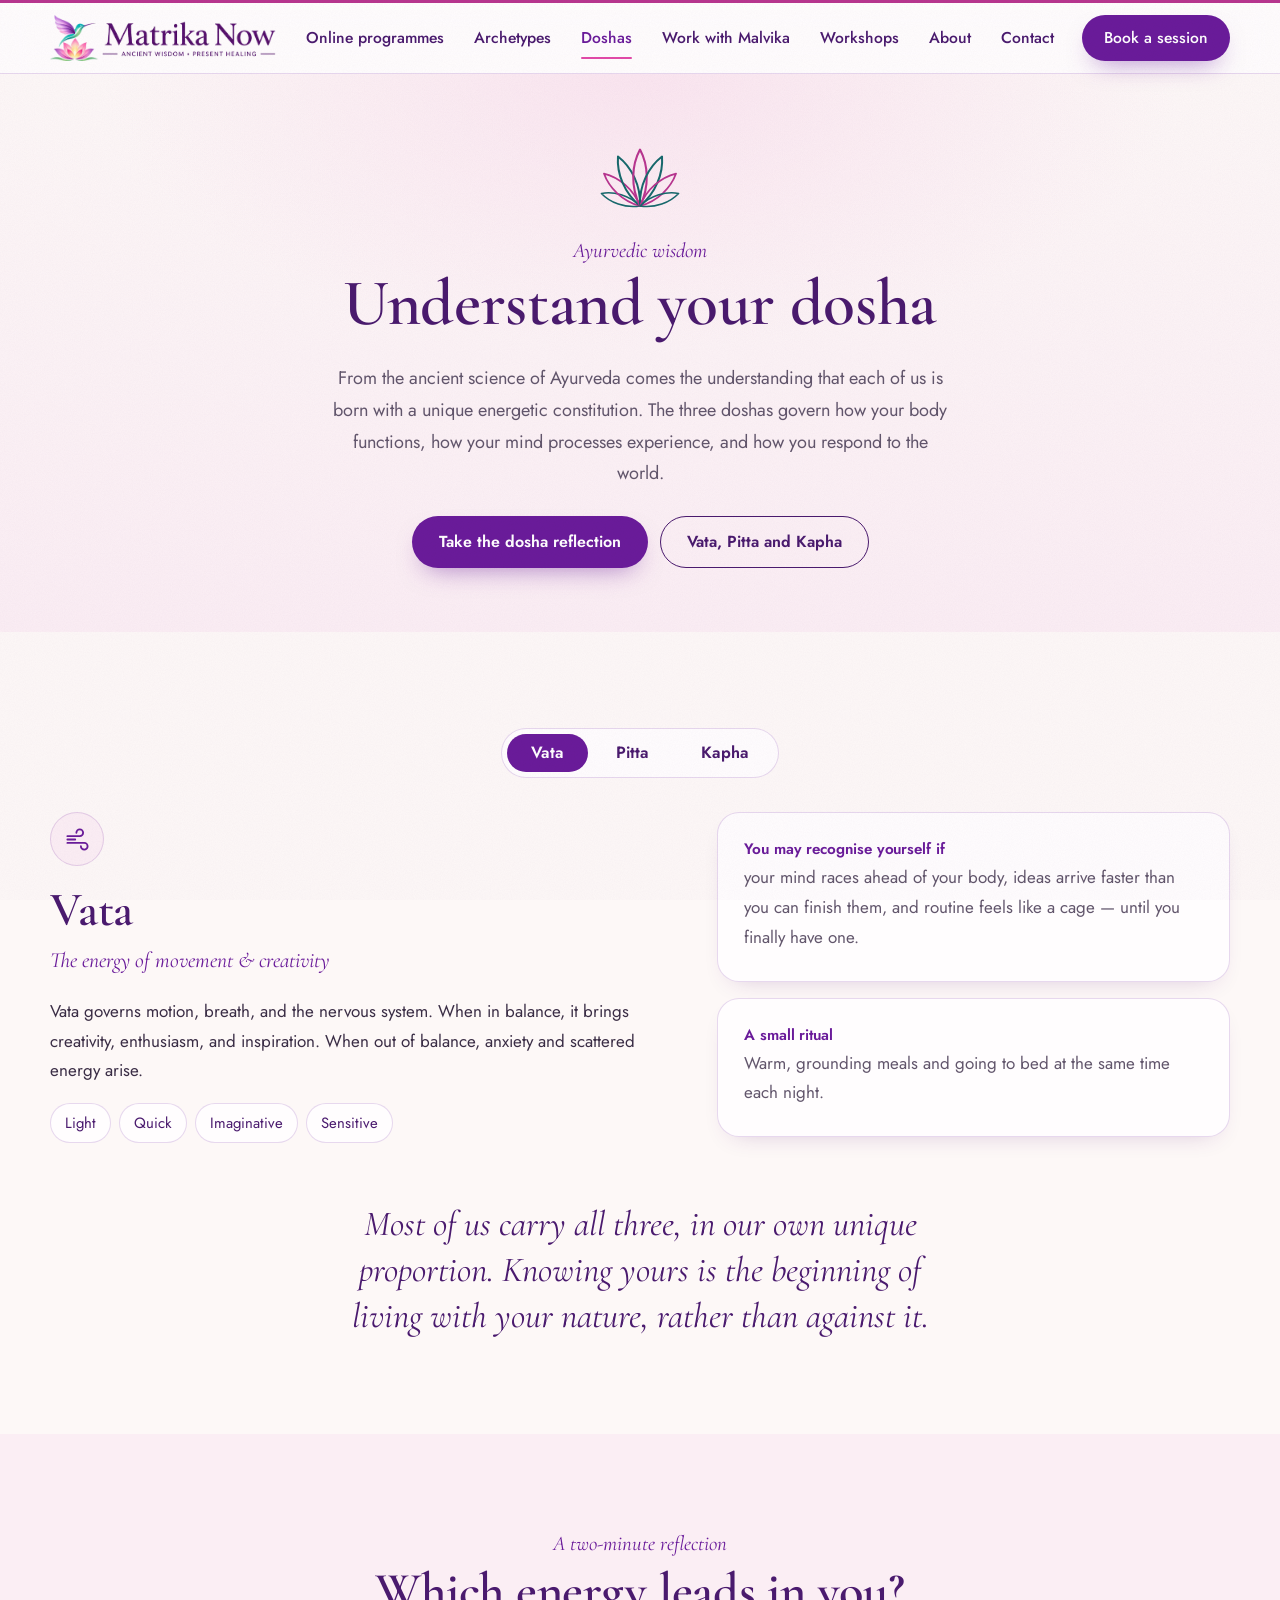
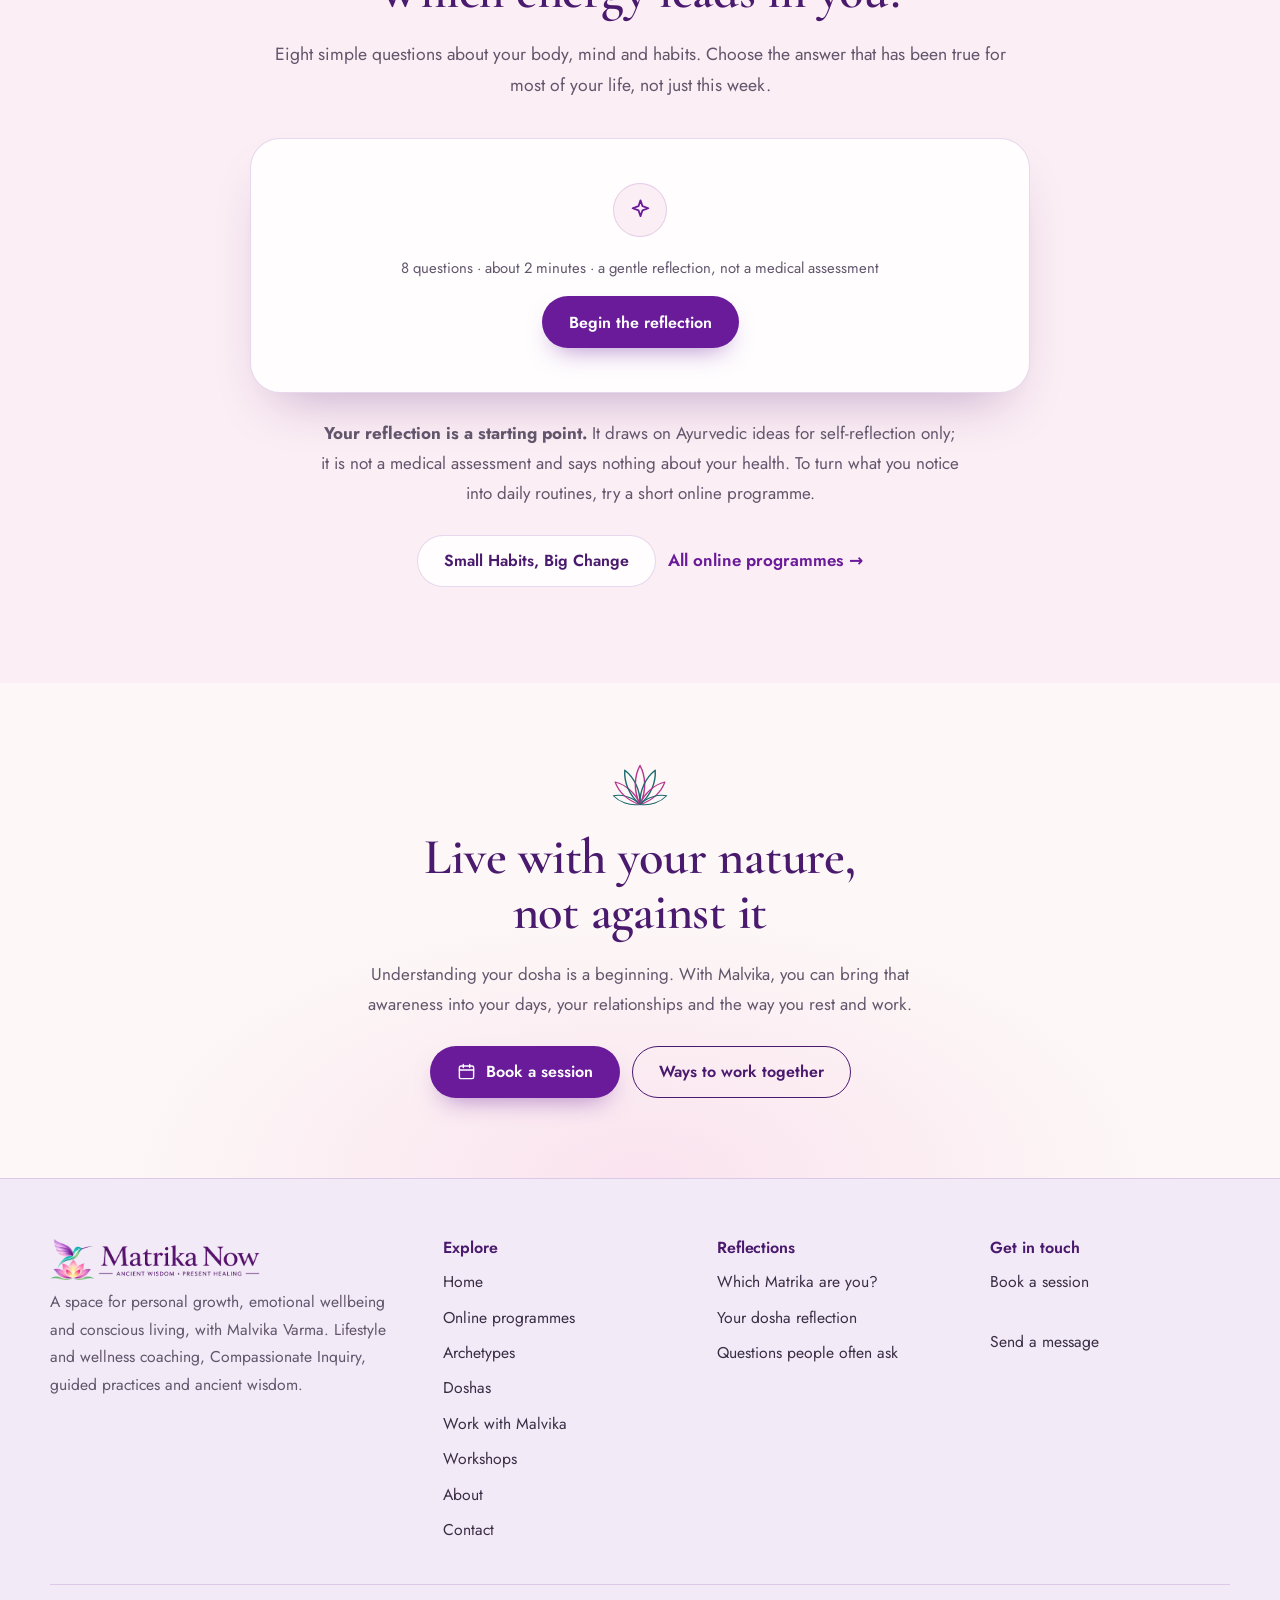
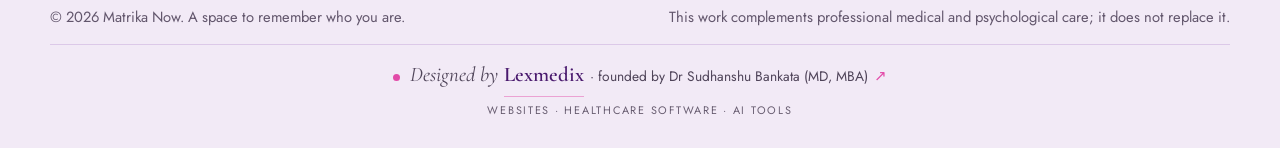
<file: doshas/index.html>
<!doctype html>
<html lang="en" data-root="../">
<head>
  <meta charset="utf-8">
  <meta name="viewport" content="width=device-width, initial-scale=1">
  <title>Understand Your Dosha — Vata, Pitta, Kapha | Matrika Now</title>
  <meta name="description" content="Vata, Pitta and Kapha explained simply, with signs you may recognise and a small ritual for each. Take the free dosha reflection.">
  <meta name="theme-color" content="#fdf8f7">
  <meta property="og:type" content="website">
  <meta property="og:site_name" content="Matrika Now">
  <meta property="og:title" content="Understand Your Dosha — Vata, Pitta, Kapha | Matrika Now">
  <meta property="og:description" content="Vata, Pitta and Kapha explained simply, with signs you may recognise and a small ritual for each. Take the free dosha reflection.">
  <meta property="og:image" content="https://matrikanow.com/assets/img/og-image.jpg">
  <meta property="og:url" content="https://matrikanow.com/doshas/">
  <meta name="twitter:card" content="summary_large_image">
  <link rel="canonical" href="https://matrikanow.com/doshas/">
  <link rel="icon" type="image/png" href="../favicon.png">
  <link rel="apple-touch-icon" href="../assets/img/apple-touch-icon.png">
  <link rel="preconnect" href="https://fonts.googleapis.com">
  <link rel="preconnect" href="https://fonts.gstatic.com" crossorigin>
  <link rel="stylesheet" href="https://fonts.googleapis.com/css2?family=Cormorant+Garamond:ital,wght@0,500;0,600;1,400;1,500;1,600&family=Jost:wght@400;500;600&display=swap">
  <link rel="stylesheet" href="../assets/css/site.css?v=e3b71c93">
</head>
<body>
<a class="skip" href="#main">Skip to content</a>
<div class="progress" aria-hidden="true"></div>
<!-- HEADER (same on every page; generated, now edit each page) -->
<header class="site-header">
  <div class="wrap bar">
    <a class="brand" href="../" aria-label="Matrika Now home"><img src="../logo.png" alt="Matrika Now: ancient wisdom, present healing" width="561" height="112"></a>
    <button class="nav-toggle" aria-expanded="false" aria-controls="site-nav"><svg viewBox="0 0 24 24" fill="none" stroke="currentColor" stroke-width="2" stroke-linecap="round"><path d="M4 7h16M4 12h16M4 17h10"/></svg><span class="sr-only">Open menu</span></button>
    <nav class="nav" id="site-nav" aria-label="Main"><a href="../programmes/">Online programmes</a><a href="../archetypes/">Archetypes</a><a href="../doshas/" aria-current="page">Doshas</a><a href="../work-with-us/">Work with Malvika</a><a href="../workshops/">Workshops</a><a href="../about/">About</a><a href="../contact/">Contact</a><a class="btn btn-coral" data-book href="../contact/">Book a session</a></nav>
  </div>
</header>
<main id="main">
<section class="phero"><div class="wrap"><svg class="mark" viewBox="60 100 280 225" aria-hidden="true"><path transform="rotate(-72 200 300) translate(200 300) scale(0.72) translate(-200 -300)" d="M200 300 C 168 236 172 164 200 112 C 228 164 232 236 200 300 Z" fill="none" stroke="var(--primary-soft)" stroke-width="7" stroke-linejoin="round"/><path transform="rotate(-48 200 300) translate(200 300) scale(0.86) translate(-200 -300)" d="M200 300 C 168 236 172 164 200 112 C 228 164 232 236 200 300 Z" fill="none" stroke="var(--accent-deep)" stroke-width="7" stroke-linejoin="round"/><path transform="rotate(-24 200 300) translate(200 300) scale(0.96) translate(-200 -300)" d="M200 300 C 168 236 172 164 200 112 C 228 164 232 236 200 300 Z" fill="none" stroke="var(--primary-soft)" stroke-width="7" stroke-linejoin="round"/><path transform="rotate(0 200 300) translate(200 300) scale(1) translate(-200 -300)" d="M200 300 C 168 236 172 164 200 112 C 228 164 232 236 200 300 Z" fill="none" stroke="var(--accent-deep)" stroke-width="7" stroke-linejoin="round"/><path transform="rotate(24 200 300) translate(200 300) scale(0.96) translate(-200 -300)" d="M200 300 C 168 236 172 164 200 112 C 228 164 232 236 200 300 Z" fill="none" stroke="var(--primary-soft)" stroke-width="7" stroke-linejoin="round"/><path transform="rotate(48 200 300) translate(200 300) scale(0.86) translate(-200 -300)" d="M200 300 C 168 236 172 164 200 112 C 228 164 232 236 200 300 Z" fill="none" stroke="var(--accent-deep)" stroke-width="7" stroke-linejoin="round"/><path transform="rotate(72 200 300) translate(200 300) scale(0.72) translate(-200 -300)" d="M200 300 C 168 236 172 164 200 112 C 228 164 232 236 200 300 Z" fill="none" stroke="var(--primary-soft)" stroke-width="7" stroke-linejoin="round"/></svg><span class="note">Ayurvedic wisdom</span><h1>Understand your dosha</h1><p class="lede">From the ancient science of Ayurveda comes the understanding that each of us is born with a unique energetic constitution. The three doshas govern how your body functions, how your mind processes experience, and how you respond to the world.</p><div class="cta-row"><a class="btn btn-coral" href="#quiz">Take the dosha reflection</a><a class="btn btn-line" href="#three">Vata, Pitta and Kapha</a></div></div></section>

<section class="section" id="three"><div class="wrap">
  <div class="tabs" role="tablist" aria-label="The three doshas"><button class="tab" role="tab" id="t-vata" aria-controls="d-vata" aria-selected="true">Vata</button><button class="tab" role="tab" id="t-pitta" aria-controls="d-pitta" aria-selected="false">Pitta</button><button class="tab" role="tab" id="t-kapha" aria-controls="d-kapha" aria-selected="false">Kapha</button></div>
  <div class="panel show" id="d-vata" role="tabpanel" aria-labelledby="t-vata" tabindex="0"><div><span class="ic"><svg viewBox="0 0 24 24" fill="none" stroke="currentColor" stroke-width="1.6" stroke-linecap="round" stroke-linejoin="round" aria-hidden="true"><path d="M3 9h11a3 3 0 1 0-3-3M3 15h15a3 3 0 1 1-3 3M3 12h7"/></svg></span><h3>Vata</h3><p class="energy">The energy of movement & creativity</p><p>Vata governs motion, breath, and the nervous system. When in balance, it brings creativity, enthusiasm, and inspiration. When out of balance, anxiety and scattered energy arise.</p><ul class="traits"><li>Light</li><li>Quick</li><li>Imaginative</li><li>Sensitive</li></ul></div><div><div class="card"><h4>You may recognise yourself if</h4><p data-recognise>your mind races ahead of your body, ideas arrive faster than you can finish them, and routine feels like a cage — until you finally have one.</p></div><div class="card"><h4>A small ritual</h4><p data-ritual>Warm, grounding meals and going to bed at the same time each night.</p></div></div></div><div class="panel" id="d-pitta" role="tabpanel" aria-labelledby="t-pitta" tabindex="0"><div><span class="ic"><svg viewBox="0 0 24 24" fill="none" stroke="currentColor" stroke-width="1.6" stroke-linecap="round" stroke-linejoin="round" aria-hidden="true"><circle cx="12" cy="12" r="4.5"/><path d="M12 2v2.5M12 19.5V22M4.9 4.9l1.8 1.8M17.3 17.3l1.8 1.8M2 12h2.5M19.5 12H22M4.9 19.1l1.8-1.8M17.3 6.7l1.8-1.8"/></svg></span><h3>Pitta</h3><p class="energy">The energy of transformation & leadership</p><p>Pitta governs digestion, metabolism, and transformation. When in balance, it brings sharp intellect, courage, and decisive leadership. When out of balance, intensity and burnout emerge.</p><ul class="traits"><li>Focused</li><li>Driven</li><li>Sharp</li><li>Decisive</li></ul></div><div><div class="card"><h4>You may recognise yourself if</h4><p data-recognise>you are the one who gets things done — and the one who finds it hardest to stop.</p></div><div class="card"><h4>A small ritual</h4><p data-ritual>A pause before you respond. Cool water, an evening walk, and permission to be less than perfect.</p></div></div></div><div class="panel" id="d-kapha" role="tabpanel" aria-labelledby="t-kapha" tabindex="0"><div><span class="ic"><svg viewBox="0 0 24 24" fill="none" stroke="currentColor" stroke-width="1.6" stroke-linecap="round" stroke-linejoin="round" aria-hidden="true"><path d="M12 3s6.5 6.8 6.5 11.3a6.5 6.5 0 0 1-13 0C5.5 9.8 12 3 12 3z"/><path d="M9 15a3 3 0 0 0 3 3"/></svg></span><h3>Kapha</h3><p class="energy">The energy of stability & nourishment</p><p>Kapha governs structure, growth, and immunity. When in balance, it brings steadiness, compassion, and deep nourishment. When out of balance, heaviness and resistance to change set in.</p><ul class="traits"><li>Grounded</li><li>Steady</li><li>Compassionate</li><li>Resilient</li></ul></div><div><div class="card"><h4>You may recognise yourself if</h4><p data-recognise>you are the steady presence everyone relies on, but beginning something new can feel like moving a mountain.</p></div><div class="card"><h4>A small ritual</h4><p data-ritual>Move early in the day, and say yes to one small new thing each week.</p></div></div></div>
  <p class="pull" style="max-width:40ch">Most of us carry all three, in our own unique proportion. Knowing yours is the beginning of living with your nature, rather than against it.</p>
</div></section>

<!-- QUIZ: questions live in assets/js/site.js (DQ) -->
<section class="section blush" id="quiz"><div class="wrap">
  <div class="head center"><span class="note">A two-minute reflection</span><h2>Which energy leads in you?</h2><p>Eight simple questions about your body, mind and habits. Choose the answer that has been true for most of your life, not just this week.</p></div>
  <div class="quiz" id="dosha-quiz" aria-live="polite"><div class="start"><span class="ic"><svg viewBox="0 0 24 24" fill="none" stroke="currentColor" stroke-width="1.6" stroke-linecap="round" stroke-linejoin="round" aria-hidden="true"><path d="M12 3l1.8 5.2L19 10l-5.2 1.8L12 17l-1.8-5.2L5 10l5.2-1.8z"/></svg></span><p class="meta">8 questions · about 2 minutes · a gentle reflection, not a medical assessment</p><button class="btn btn-coral" type="button" data-qstart>Begin the reflection</button><noscript><p class="meta" style="margin-top:14px">The reflection needs JavaScript switched on in your browser.</p></noscript></div></div>
<div class="reflect-next"><p><b>Your reflection is a starting point.</b> It draws on Ayurvedic ideas for self-reflection only; it is not a medical assessment and says nothing about your health. To turn what you notice into daily routines, try a short online programme.</p><div class="cta-row" style="justify-content:center"><a class="btn btn-soft" href="../programmes/#habits">Small Habits, Big Change</a><a class="more" href="../programmes/">All online programmes</a></div></div>
</div></section>

<section class="closing"><div class="wrap"><svg class="mark-sm" viewBox="60 100 280 225" aria-hidden="true"><path transform="rotate(-72 200 300) translate(200 300) scale(0.72) translate(-200 -300)" d="M200 300 C 168 236 172 164 200 112 C 228 164 232 236 200 300 Z" fill="none" stroke="var(--primary-soft)" stroke-width="7" stroke-linejoin="round"/><path transform="rotate(-48 200 300) translate(200 300) scale(0.86) translate(-200 -300)" d="M200 300 C 168 236 172 164 200 112 C 228 164 232 236 200 300 Z" fill="none" stroke="var(--accent-deep)" stroke-width="7" stroke-linejoin="round"/><path transform="rotate(-24 200 300) translate(200 300) scale(0.96) translate(-200 -300)" d="M200 300 C 168 236 172 164 200 112 C 228 164 232 236 200 300 Z" fill="none" stroke="var(--primary-soft)" stroke-width="7" stroke-linejoin="round"/><path transform="rotate(0 200 300) translate(200 300) scale(1) translate(-200 -300)" d="M200 300 C 168 236 172 164 200 112 C 228 164 232 236 200 300 Z" fill="none" stroke="var(--accent-deep)" stroke-width="7" stroke-linejoin="round"/><path transform="rotate(24 200 300) translate(200 300) scale(0.96) translate(-200 -300)" d="M200 300 C 168 236 172 164 200 112 C 228 164 232 236 200 300 Z" fill="none" stroke="var(--primary-soft)" stroke-width="7" stroke-linejoin="round"/><path transform="rotate(48 200 300) translate(200 300) scale(0.86) translate(-200 -300)" d="M200 300 C 168 236 172 164 200 112 C 228 164 232 236 200 300 Z" fill="none" stroke="var(--accent-deep)" stroke-width="7" stroke-linejoin="round"/><path transform="rotate(72 200 300) translate(200 300) scale(0.72) translate(-200 -300)" d="M200 300 C 168 236 172 164 200 112 C 228 164 232 236 200 300 Z" fill="none" stroke="var(--primary-soft)" stroke-width="7" stroke-linejoin="round"/></svg><h2>Live with your nature, not against it</h2><p>Understanding your dosha is a beginning. With Malvika, you can bring that awareness into your days, your relationships and the way you rest and work.</p><div class="cta-row"><a class="btn btn-coral" data-book href="../contact/"><svg viewBox="0 0 24 24" fill="none" stroke="currentColor" stroke-width="1.8" stroke-linecap="round" stroke-linejoin="round" aria-hidden="true"><rect x="3" y="5" width="18" height="16" rx="2"/><path d="M8 3v4M16 3v4M3 10h18"/></svg> Book a session</a><a class="btn btn-line" href="../work-with-us/">Ways to work together</a></div></div></section>
</main>
<!-- FOOTER (same on every page) -->
<footer class="site-footer">
  <div class="wrap">
    <div class="fgrid">
      <div><img class="flogo" src="../logo.png" alt="Matrika Now" width="561" height="112" loading="lazy"><p style="max-width:40ch">A space for personal growth, emotional wellbeing and conscious living, with Malvika Varma. Lifestyle and wellness coaching, Compassionate Inquiry, guided practices and ancient wisdom.</p><div class="social"><a data-show="instagram" href="#" aria-label="Instagram"><svg viewBox="0 0 24 24" fill="none" stroke="currentColor" stroke-width="1.6" stroke-linecap="round" stroke-linejoin="round" aria-hidden="true"><rect x="3" y="3" width="18" height="18" rx="5"/><circle cx="12" cy="12" r="4"/><circle cx="17.4" cy="6.6" r=".6" fill="currentColor"/></svg></a><a data-show="facebook" href="#" aria-label="Facebook"><svg viewBox="0 0 24 24" fill="none" stroke="currentColor" stroke-width="1.6" stroke-linecap="round" stroke-linejoin="round" aria-hidden="true"><path d="M14 8h3V4h-3a4 4 0 0 0-4 4v3H7v4h3v6h4v-6h3l1-4h-4V8z"/></svg></a><a data-show="youtube" href="#" aria-label="YouTube"><svg viewBox="0 0 24 24" fill="none" stroke="currentColor" stroke-width="1.6" stroke-linecap="round" stroke-linejoin="round" aria-hidden="true"><rect x="2.5" y="5.5" width="19" height="13" rx="4"/><path d="M10 9.5v5l4.5-2.5z"/></svg></a></div></div>
      <div><h2 class="fh">Explore</h2><ul><li><a href="../">Home</a></li><li><a href="../programmes/">Online programmes</a></li><li><a href="../archetypes/">Archetypes</a></li><li><a href="../doshas/">Doshas</a></li><li><a href="../work-with-us/">Work with Malvika</a></li><li><a href="../workshops/">Workshops</a></li><li><a href="../about/">About</a></li><li><a href="../contact/">Contact</a></li></ul></div>
      <div><h2 class="fh">Reflections</h2><ul><li><a href="../archetypes/#quiz">Which Matrika are you?</a></li><li><a href="../doshas/#quiz">Your dosha reflection</a></li><li><a href="../#faq">Questions people often ask</a></li></ul></div>
      <div><h2 class="fh">Get in touch</h2><ul><li><a data-show="booking" href="#">Book a session</a></li><li><a data-show="email" href="#"><span data-fill></span></a></li><li><a data-show="whatsapp" href="#">WhatsApp <span data-fill></span></a></li><li><a data-show="phone" href="#"><span data-fill></span></a></li><li><a href="../contact/">Send a message</a></li></ul></div>
    </div>
    <div class="fine"><p>&copy; <span data-year>2026</span> Matrika Now. A space to remember who you are.</p><p>This work complements professional medical and psychological care; it does not replace it.</p></div>
  <div class="made-by"><a class="mb" href="https://lexmedix.in/services/" target="_blank" rel="noopener"><span class="mb-main"><span class="mb-pre">Designed by</span> <span class="mb-name">Lexmedix</span> <span class="mb-cred"><span class="mb-dot" aria-hidden="true">&middot; </span><span class="mb-sr">, </span>founded by Dr Sudhanshu Bankata (MD, MBA)</span><span class="mb-arrow" aria-hidden="true">&#8599;</span></span><span class="mb-sr">, </span><span class="mb-sub">Websites &middot; Healthcare software &middot; AI tools</span><span class="mb-sr"> (opens in a new tab)</span></a></div>
</div>
</footer>
<a class="wa" data-show="whatsapp" href="#" aria-label="Chat on WhatsApp"><svg viewBox="0 0 32 32" fill="currentColor" aria-hidden="true"><path d="M16 3C8.8 3 3 8.8 3 16c0 2.3.6 4.5 1.7 6.4L3 29l6.8-1.8A13 13 0 0016 29c7.2 0 13-5.8 13-13S23.2 3 16 3zm0 23.7c-2 0-3.9-.6-5.5-1.6l-.4-.2-4 1 1.1-3.9-.3-.4A10.7 10.7 0 1116 26.7zm5.9-8c-.3-.2-1.9-.9-2.2-1s-.5-.2-.7.2-.8 1-1 1.2-.4.2-.7.1a8.7 8.7 0 01-4.3-3.8c-.3-.6.3-.5.9-1.7.1-.2 0-.4 0-.5l-1-2.3c-.2-.6-.5-.5-.7-.5h-.6c-.2 0-.6.1-.9.4s-1.2 1.2-1.2 2.9 1.2 3.4 1.4 3.6c.2.2 2.4 3.7 5.9 5.2 2.2.9 3 1 4.1.8.7-.1 1.9-.8 2.2-1.5s.3-1.4.2-1.5-.3-.2-.6-.4z"/></svg></a>
<button class="to-top" aria-label="Back to top"><svg viewBox="0 0 24 24" fill="none" stroke="currentColor" stroke-width="2" stroke-linecap="round" stroke-linejoin="round"><path d="M12 19V5M5 12l7-7 7 7"/></svg></button>
<nav class="mbar" aria-label="Quick actions"><a class="btn btn-coral" href="../programmes/">Online programmes</a><a class="btn btn-soft" data-book href="../contact/">Book a session</a></nav>
<script src="../assets/js/site.js?v=165a29a2" defer></script>
</body>
</html>
</file>
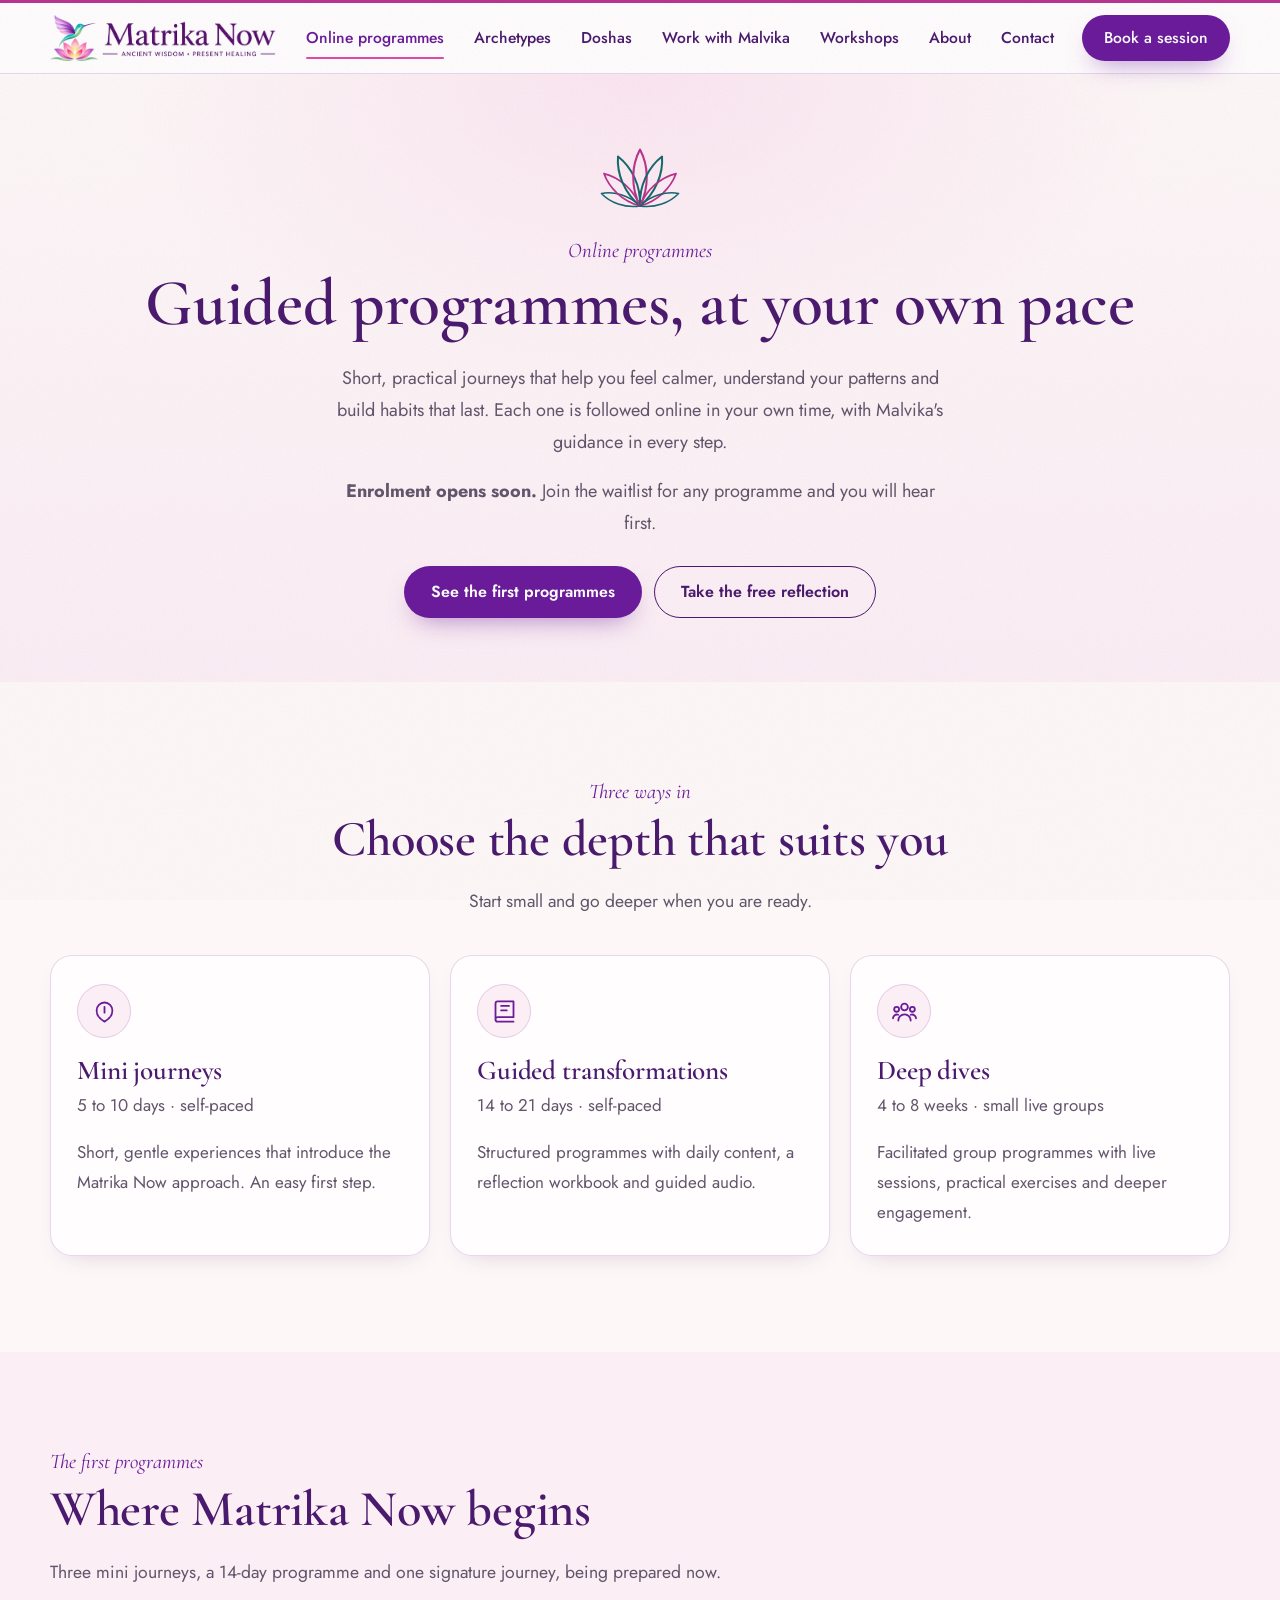
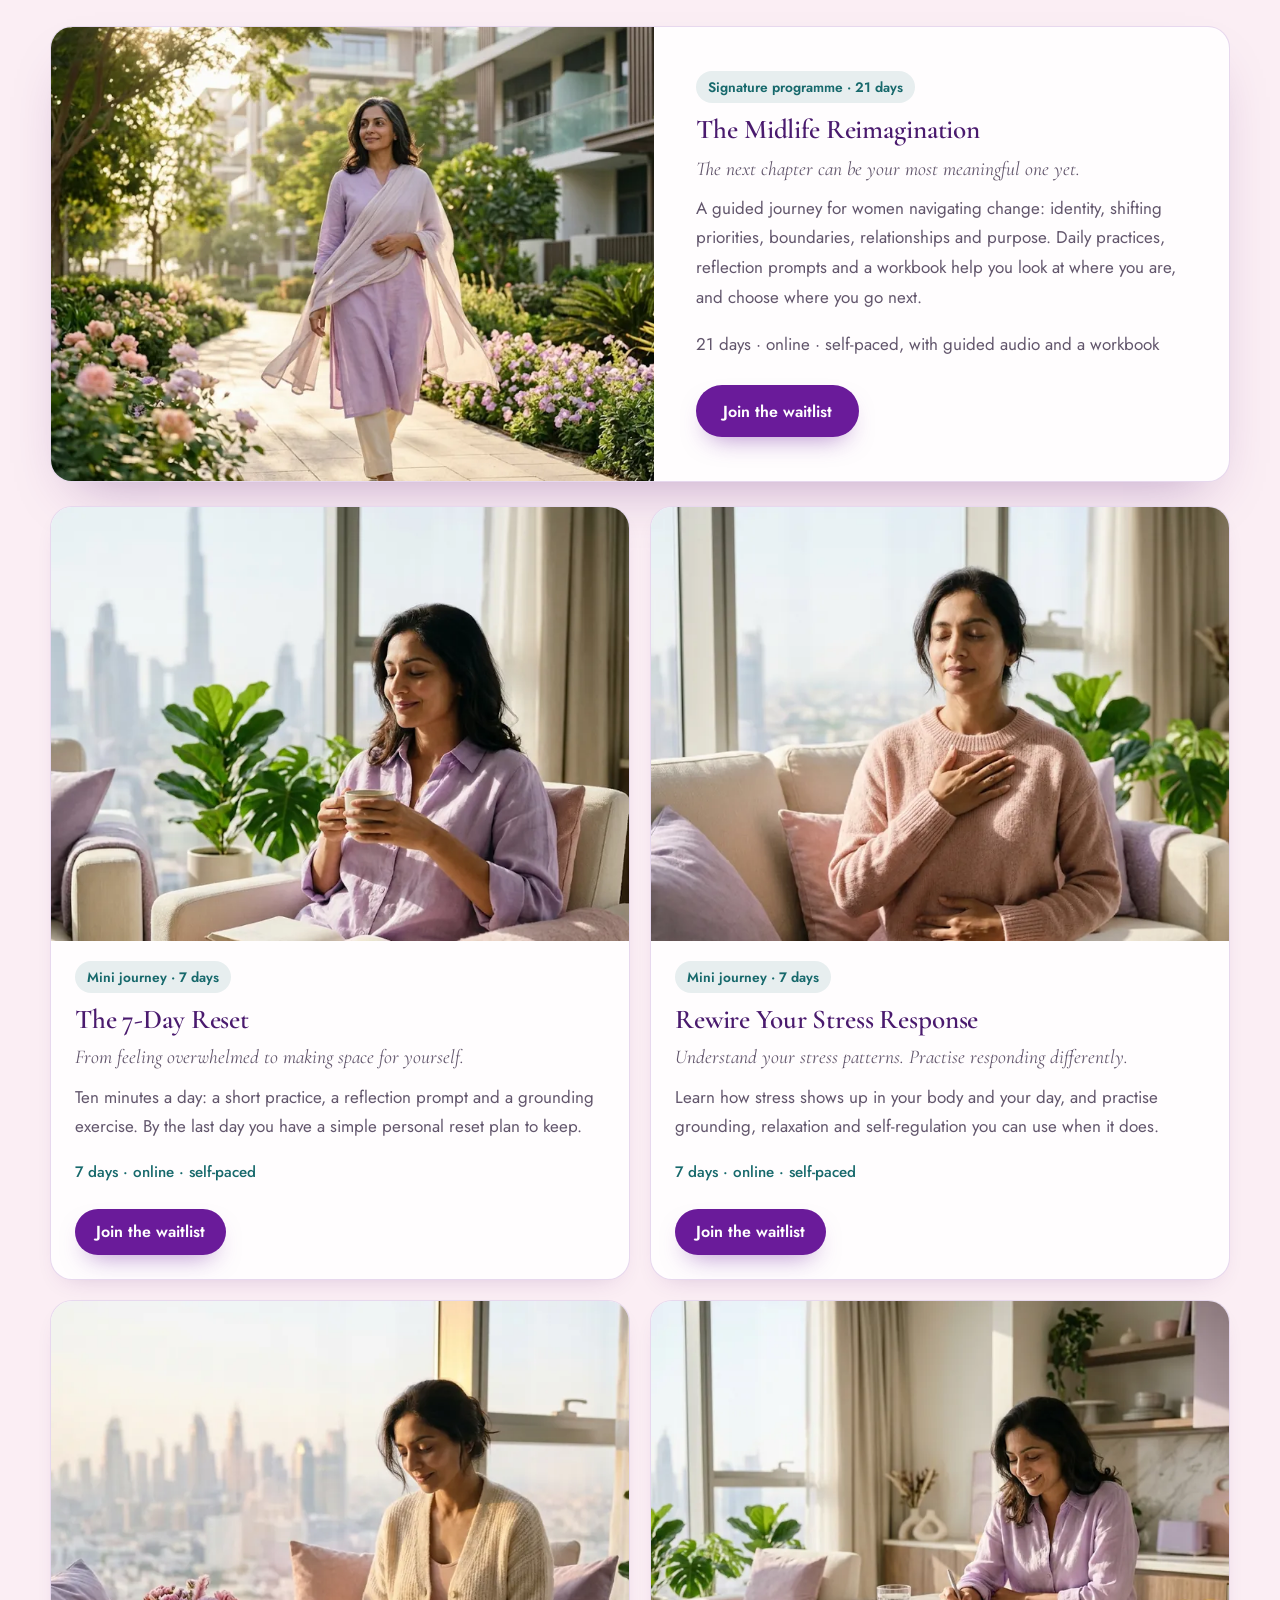
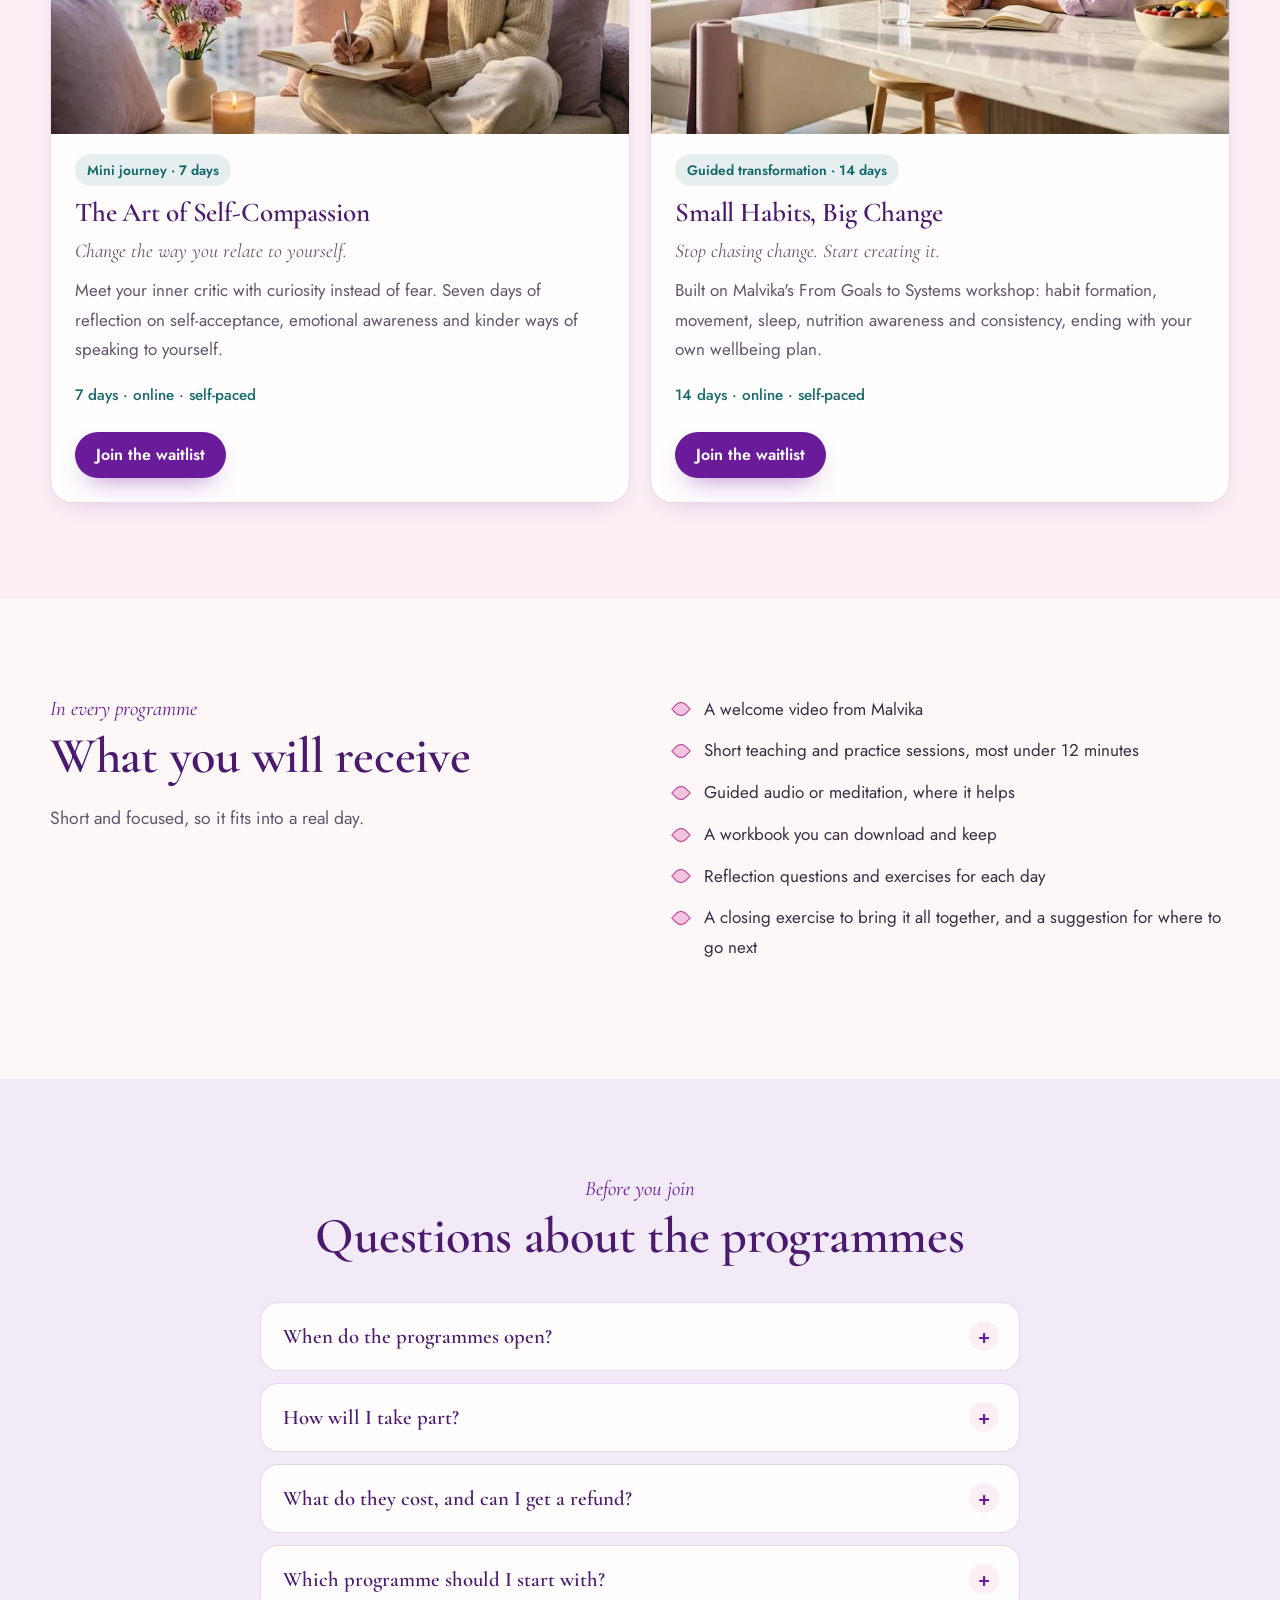
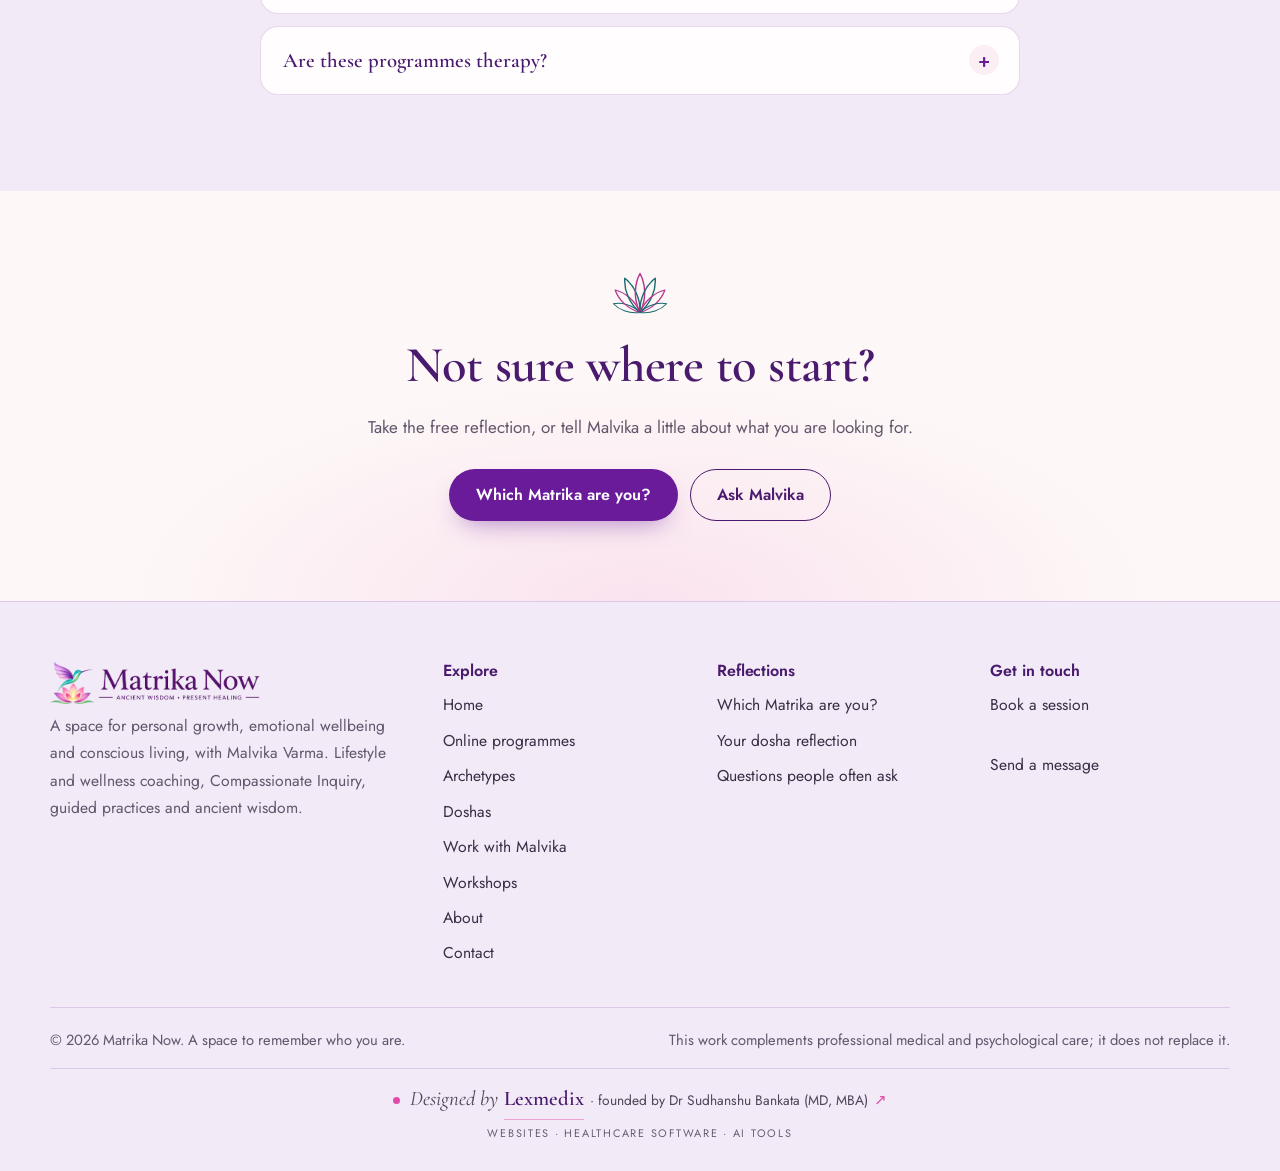
<file: programmes/index.html>
<!doctype html>
<html lang="en" data-root="../">
<head>
  <meta charset="utf-8">
  <meta name="viewport" content="width=device-width, initial-scale=1">
  <title>Online Programmes for Wellbeing | Matrika Now</title>
  <meta name="description" content="Self-paced online programmes with Malvika Varma: the 7-Day Reset, stress, self-compassion, habits and the Midlife Reimagination. Join the waitlist.">
  <meta name="theme-color" content="#fdf8f7">
  <meta property="og:type" content="website">
  <meta property="og:site_name" content="Matrika Now">
  <meta property="og:title" content="Online Programmes for Wellbeing | Matrika Now">
  <meta property="og:description" content="Self-paced online programmes with Malvika Varma: the 7-Day Reset, stress, self-compassion, habits and the Midlife Reimagination. Join the waitlist.">
  <meta property="og:image" content="https://matrikanow.com/assets/img/og-image.jpg">
  <meta property="og:url" content="https://matrikanow.com/programmes/">
  <meta name="twitter:card" content="summary_large_image">
  <link rel="canonical" href="https://matrikanow.com/programmes/">
  <link rel="icon" type="image/png" href="../favicon.png">
  <link rel="apple-touch-icon" href="../assets/img/apple-touch-icon.png">
  <link rel="preconnect" href="https://fonts.googleapis.com">
  <link rel="preconnect" href="https://fonts.gstatic.com" crossorigin>
  <link rel="stylesheet" href="https://fonts.googleapis.com/css2?family=Cormorant+Garamond:ital,wght@0,500;0,600;1,400;1,500;1,600&family=Jost:wght@400;500;600&display=swap">
  <link rel="stylesheet" href="../assets/css/site.css?v=e3b71c93">
</head>
<body>
<a class="skip" href="#main">Skip to content</a>
<div class="progress" aria-hidden="true"></div>
<!-- HEADER (same on every page; generated, now edit each page) -->
<header class="site-header">
  <div class="wrap bar">
    <a class="brand" href="../" aria-label="Matrika Now home"><img src="../logo.png" alt="Matrika Now: ancient wisdom, present healing" width="561" height="112"></a>
    <button class="nav-toggle" aria-expanded="false" aria-controls="site-nav"><svg viewBox="0 0 24 24" fill="none" stroke="currentColor" stroke-width="2" stroke-linecap="round"><path d="M4 7h16M4 12h16M4 17h10"/></svg><span class="sr-only">Open menu</span></button>
    <nav class="nav" id="site-nav" aria-label="Main"><a href="../programmes/" aria-current="page">Online programmes</a><a href="../archetypes/">Archetypes</a><a href="../doshas/">Doshas</a><a href="../work-with-us/">Work with Malvika</a><a href="../workshops/">Workshops</a><a href="../about/">About</a><a href="../contact/">Contact</a><a class="btn btn-coral" data-book href="../contact/">Book a session</a></nav>
  </div>
</header>
<main id="main">
<section class="phero"><div class="wrap"><svg class="mark" viewBox="60 100 280 225" aria-hidden="true"><path transform="rotate(-72 200 300) translate(200 300) scale(0.72) translate(-200 -300)" d="M200 300 C 168 236 172 164 200 112 C 228 164 232 236 200 300 Z" fill="none" stroke="var(--primary-soft)" stroke-width="7" stroke-linejoin="round"/><path transform="rotate(-48 200 300) translate(200 300) scale(0.86) translate(-200 -300)" d="M200 300 C 168 236 172 164 200 112 C 228 164 232 236 200 300 Z" fill="none" stroke="var(--accent-deep)" stroke-width="7" stroke-linejoin="round"/><path transform="rotate(-24 200 300) translate(200 300) scale(0.96) translate(-200 -300)" d="M200 300 C 168 236 172 164 200 112 C 228 164 232 236 200 300 Z" fill="none" stroke="var(--primary-soft)" stroke-width="7" stroke-linejoin="round"/><path transform="rotate(0 200 300) translate(200 300) scale(1) translate(-200 -300)" d="M200 300 C 168 236 172 164 200 112 C 228 164 232 236 200 300 Z" fill="none" stroke="var(--accent-deep)" stroke-width="7" stroke-linejoin="round"/><path transform="rotate(24 200 300) translate(200 300) scale(0.96) translate(-200 -300)" d="M200 300 C 168 236 172 164 200 112 C 228 164 232 236 200 300 Z" fill="none" stroke="var(--primary-soft)" stroke-width="7" stroke-linejoin="round"/><path transform="rotate(48 200 300) translate(200 300) scale(0.86) translate(-200 -300)" d="M200 300 C 168 236 172 164 200 112 C 228 164 232 236 200 300 Z" fill="none" stroke="var(--accent-deep)" stroke-width="7" stroke-linejoin="round"/><path transform="rotate(72 200 300) translate(200 300) scale(0.72) translate(-200 -300)" d="M200 300 C 168 236 172 164 200 112 C 228 164 232 236 200 300 Z" fill="none" stroke="var(--primary-soft)" stroke-width="7" stroke-linejoin="round"/></svg><span class="note">Online programmes</span><h1>Guided programmes, at your own pace</h1><p class="lede">Short, practical journeys that help you feel calmer, understand your patterns and build habits that last. Each one is followed online in your own time, with Malvika's guidance in every step.</p><p class="lede"><b>Enrolment opens soon.</b> Join the waitlist for any programme and you will hear first.</p><div class="cta-row"><a class="btn btn-coral" href="#first">See the first programmes</a><a class="btn btn-line" href="../archetypes/#quiz">Take the free reflection</a></div></div></section>

<!-- THREE LEVELS -->
<section class="section levels"><div class="wrap">
  <div class="head center"><span class="note">Three ways in</span><h2>Choose the depth that suits you</h2><p>Start small and go deeper when you are ready.</p></div>
  <div class="grid g3">
    <article class="card"><span class="ic"><svg viewBox="0 0 24 24" fill="none" stroke="currentColor" stroke-width="1.6" stroke-linecap="round" stroke-linejoin="round" aria-hidden="true"><path d="M12 21c-4.5-2.5-7-6-7-10a7 7 0 0 1 14 0c0 4-2.5 7.5-7 10z"/><path d="M12 8v5"/></svg></span><h3>Mini journeys</h3><p class="facts-line">5 to 10 days · self-paced</p><p>Short, gentle experiences that introduce the Matrika Now approach. An easy first step.</p></article>
    <article class="card"><span class="ic"><svg viewBox="0 0 24 24" fill="none" stroke="currentColor" stroke-width="1.6" stroke-linecap="round" stroke-linejoin="round" aria-hidden="true"><path d="M4 19V5a2 2 0 0 1 2-2h14v14H6a2 2 0 0 0-2 2 2 2 0 0 0 2 2h14"/><path d="M9 7h7M9 11h5"/></svg></span><h3>Guided transformations</h3><p class="facts-line">14 to 21 days · self-paced</p><p>Structured programmes with daily content, a reflection workbook and guided audio.</p></article>
    <article class="card"><span class="ic"><svg viewBox="0 0 24 24" fill="none" stroke="currentColor" stroke-width="1.6" stroke-linecap="round" stroke-linejoin="round" aria-hidden="true"><circle cx="12" cy="8" r="3"/><circle cx="5" cy="10" r="2.2"/><circle cx="19" cy="10" r="2.2"/><path d="M6.5 20a5.5 5.5 0 0 1 11 0M1.8 18a3.4 3.4 0 0 1 4.6-3.1M22.2 18a3.4 3.4 0 0 0-4.6-3.1"/></svg></span><h3>Deep dives</h3><p class="facts-line">4 to 8 weeks · small live groups</p><p>Facilitated group programmes with live sessions, practical exercises and deeper engagement.</p></article>
  </div>
</div></section>

<!-- THE FIRST PROGRAMMES (no prices until Malvika sets them) -->
<section class="section blush" id="first"><div class="wrap">
  <div class="head"><span class="note">The first programmes</span><h2>Where Matrika Now begins</h2><p>Three mini journeys, a 14-day programme and one signature journey, being prepared now.</p></div>

  <article class="feature" id="midlife"><img src="../assets/img/prog-midlife.webp" alt="A woman in her fifties walking on a garden path in soft morning light" width="800" height="600" loading="lazy"><div class="fbody"><span class="lvl">Signature programme · 21 days</span><h3>The Midlife Reimagination</h3><p class="tagline">The next chapter can be your most meaningful one yet.</p><p>A guided journey for women navigating change: identity, shifting priorities, boundaries, relationships and purpose. Daily practices, reflection prompts and a workbook help you look at where you are, and choose where you go next.</p><p class="facts-line">21 days · online · self-paced, with guided audio and a workbook</p><div class="cta-row"><a class="btn btn-coral" href="../contact/?about=Waitlist%3A%20The%20Midlife%20Reimagination">Join the waitlist</a></div></div></article>

  <div class="grid g2">
    <article class="card prog" id="reset"><img src="../assets/img/prog-reset.webp" alt="A woman sitting quietly by a sunlit window with a cup of tea and an open journal" width="800" height="600" loading="lazy"><span class="lvl">Mini journey · 7 days</span><h3>The 7-Day Reset</h3><p class="tagline">From feeling overwhelmed to making space for yourself.</p><p>Ten minutes a day: a short practice, a reflection prompt and a grounding exercise. By the last day you have a simple personal reset plan to keep.</p><p class="facts-line">7 days · online · self-paced</p><div class="cta-row"><a class="btn btn-coral" href="../contact/?about=Waitlist%3A%20The%207-Day%20Reset">Join the waitlist</a></div></article>
    <article class="card prog" id="stress"><img src="../assets/img/prog-stress.webp" alt="A woman breathing slowly with her eyes closed, sitting on a sofa in a calm living room" width="800" height="600" loading="lazy"><span class="lvl">Mini journey · 7 days</span><h3>Rewire Your Stress Response</h3><p class="tagline">Understand your stress patterns. Practise responding differently.</p><p>Learn how stress shows up in your body and your day, and practise grounding, relaxation and self-regulation you can use when it does.</p><p class="facts-line">7 days · online · self-paced</p><div class="cta-row"><a class="btn btn-coral" href="../contact/?about=Waitlist%3A%20Rewire%20Your%20Stress%20Response">Join the waitlist</a></div></article>
    <article class="card prog" id="self-compassion"><img src="../assets/img/prog-compassion.webp" alt="A woman writing in a journal on a cushioned window seat, a candle beside her" width="800" height="600" loading="lazy"><span class="lvl">Mini journey · 7 days</span><h3>The Art of Self-Compassion</h3><p class="tagline">Change the way you relate to yourself.</p><p>Meet your inner critic with curiosity instead of fear. Seven days of reflection on self-acceptance, emotional awareness and kinder ways of speaking to yourself.</p><p class="facts-line">7 days · online · self-paced</p><div class="cta-row"><a class="btn btn-coral" href="../contact/?about=Waitlist%3A%20The%20Art%20of%20Self-Compassion">Join the waitlist</a></div></article>
    <article class="card prog" id="habits"><img src="../assets/img/prog-habits.webp" alt="A woman writing a weekly plan in a notebook at a bright kitchen table" width="800" height="600" loading="lazy"><span class="lvl">Guided transformation · 14 days</span><h3>Small Habits, Big Change</h3><p class="tagline">Stop chasing change. Start creating it.</p><p>Built on Malvika's From Goals to Systems workshop: habit formation, movement, sleep, nutrition awareness and consistency, ending with your own wellbeing plan.</p><p class="facts-line">14 days · online · self-paced</p><div class="cta-row"><a class="btn btn-coral" href="../contact/?about=Waitlist%3A%20Small%20Habits%2C%20Big%20Change">Join the waitlist</a></div></article>
  </div>
</div></section>

<!-- WHAT EVERY PROGRAMME INCLUDES -->
<section class="section"><div class="wrap split top">
  <div class="head" style="margin:0"><span class="note">In every programme</span><h2>What you will receive</h2><p>Short and focused, so it fits into a real day.</p></div>
  <div><ul class="ticks"><li>A welcome video from Malvika</li><li>Short teaching and practice sessions, most under 12 minutes</li><li>Guided audio or meditation, where it helps</li><li>A workbook you can download and keep</li><li>Reflection questions and exercises for each day</li><li>A closing exercise to bring it all together, and a suggestion for where to go next</li></ul></div>
</div></section>

<!-- QUESTIONS -->
<section class="section sand" id="faq"><div class="wrap narrow">
  <div class="head center"><span class="note">Before you join</span><h2>Questions about the programmes</h2></div>
  <div class="faq"><details><summary>When do the programmes open?</summary><p>The first programmes are being prepared now. Join the waitlist for the one you are interested in, and Malvika will write to you as soon as enrolment opens.</p></details><details><summary>How will I take part?</summary><p>Online, at your own pace, through a private learning space with the videos, audio and workbook for each day. Access details are shared when you enrol.</p></details><details><summary>What do they cost, and can I get a refund?</summary><p>Prices, payment and refund terms will be shown here before enrolment opens, so you can read them before you decide.</p></details><details><summary>Which programme should I start with?</summary><p>If you are new, the 7-Day Reset is a gentle first step. If you are not sure, take the free archetype reflection or send Malvika a message.</p></details><details><summary>Are these programmes therapy?</summary><p>No. They are educational wellbeing programmes for reflection and everyday practice. They do not diagnose or treat anxiety, depression or any other condition, and they complement, not replace, medical and psychological care.</p></details></div>
</div></section>

<section class="closing"><div class="wrap"><svg class="mark-sm" viewBox="60 100 280 225" aria-hidden="true"><path transform="rotate(-72 200 300) translate(200 300) scale(0.72) translate(-200 -300)" d="M200 300 C 168 236 172 164 200 112 C 228 164 232 236 200 300 Z" fill="none" stroke="var(--primary-soft)" stroke-width="7" stroke-linejoin="round"/><path transform="rotate(-48 200 300) translate(200 300) scale(0.86) translate(-200 -300)" d="M200 300 C 168 236 172 164 200 112 C 228 164 232 236 200 300 Z" fill="none" stroke="var(--accent-deep)" stroke-width="7" stroke-linejoin="round"/><path transform="rotate(-24 200 300) translate(200 300) scale(0.96) translate(-200 -300)" d="M200 300 C 168 236 172 164 200 112 C 228 164 232 236 200 300 Z" fill="none" stroke="var(--primary-soft)" stroke-width="7" stroke-linejoin="round"/><path transform="rotate(0 200 300) translate(200 300) scale(1) translate(-200 -300)" d="M200 300 C 168 236 172 164 200 112 C 228 164 232 236 200 300 Z" fill="none" stroke="var(--accent-deep)" stroke-width="7" stroke-linejoin="round"/><path transform="rotate(24 200 300) translate(200 300) scale(0.96) translate(-200 -300)" d="M200 300 C 168 236 172 164 200 112 C 228 164 232 236 200 300 Z" fill="none" stroke="var(--primary-soft)" stroke-width="7" stroke-linejoin="round"/><path transform="rotate(48 200 300) translate(200 300) scale(0.86) translate(-200 -300)" d="M200 300 C 168 236 172 164 200 112 C 228 164 232 236 200 300 Z" fill="none" stroke="var(--accent-deep)" stroke-width="7" stroke-linejoin="round"/><path transform="rotate(72 200 300) translate(200 300) scale(0.72) translate(-200 -300)" d="M200 300 C 168 236 172 164 200 112 C 228 164 232 236 200 300 Z" fill="none" stroke="var(--primary-soft)" stroke-width="7" stroke-linejoin="round"/></svg><h2>Not sure where to start?</h2><p>Take the free reflection, or tell Malvika a little about what you are looking for.</p><div class="cta-row"><a class="btn btn-coral" href="../archetypes/#quiz">Which Matrika are you?</a><a class="btn btn-line" href="../contact/?about=Which%20programme%20is%20right%20for%20me%3F">Ask Malvika</a></div></div></section>
</main>
<!-- FOOTER (same on every page) -->
<footer class="site-footer">
  <div class="wrap">
    <div class="fgrid">
      <div><img class="flogo" src="../logo.png" alt="Matrika Now" width="561" height="112" loading="lazy"><p style="max-width:40ch">A space for personal growth, emotional wellbeing and conscious living, with Malvika Varma. Lifestyle and wellness coaching, Compassionate Inquiry, guided practices and ancient wisdom.</p><div class="social"><a data-show="instagram" href="#" aria-label="Instagram"><svg viewBox="0 0 24 24" fill="none" stroke="currentColor" stroke-width="1.6" stroke-linecap="round" stroke-linejoin="round" aria-hidden="true"><rect x="3" y="3" width="18" height="18" rx="5"/><circle cx="12" cy="12" r="4"/><circle cx="17.4" cy="6.6" r=".6" fill="currentColor"/></svg></a><a data-show="facebook" href="#" aria-label="Facebook"><svg viewBox="0 0 24 24" fill="none" stroke="currentColor" stroke-width="1.6" stroke-linecap="round" stroke-linejoin="round" aria-hidden="true"><path d="M14 8h3V4h-3a4 4 0 0 0-4 4v3H7v4h3v6h4v-6h3l1-4h-4V8z"/></svg></a><a data-show="youtube" href="#" aria-label="YouTube"><svg viewBox="0 0 24 24" fill="none" stroke="currentColor" stroke-width="1.6" stroke-linecap="round" stroke-linejoin="round" aria-hidden="true"><rect x="2.5" y="5.5" width="19" height="13" rx="4"/><path d="M10 9.5v5l4.5-2.5z"/></svg></a></div></div>
      <div><h2 class="fh">Explore</h2><ul><li><a href="../">Home</a></li><li><a href="../programmes/">Online programmes</a></li><li><a href="../archetypes/">Archetypes</a></li><li><a href="../doshas/">Doshas</a></li><li><a href="../work-with-us/">Work with Malvika</a></li><li><a href="../workshops/">Workshops</a></li><li><a href="../about/">About</a></li><li><a href="../contact/">Contact</a></li></ul></div>
      <div><h2 class="fh">Reflections</h2><ul><li><a href="../archetypes/#quiz">Which Matrika are you?</a></li><li><a href="../doshas/#quiz">Your dosha reflection</a></li><li><a href="../#faq">Questions people often ask</a></li></ul></div>
      <div><h2 class="fh">Get in touch</h2><ul><li><a data-show="booking" href="#">Book a session</a></li><li><a data-show="email" href="#"><span data-fill></span></a></li><li><a data-show="whatsapp" href="#">WhatsApp <span data-fill></span></a></li><li><a data-show="phone" href="#"><span data-fill></span></a></li><li><a href="../contact/">Send a message</a></li></ul></div>
    </div>
    <div class="fine"><p>&copy; <span data-year>2026</span> Matrika Now. A space to remember who you are.</p><p>This work complements professional medical and psychological care; it does not replace it.</p></div>
  <div class="made-by"><a class="mb" href="https://lexmedix.in/services/" target="_blank" rel="noopener"><span class="mb-main"><span class="mb-pre">Designed by</span> <span class="mb-name">Lexmedix</span> <span class="mb-cred"><span class="mb-dot" aria-hidden="true">&middot; </span><span class="mb-sr">, </span>founded by Dr Sudhanshu Bankata (MD, MBA)</span><span class="mb-arrow" aria-hidden="true">&#8599;</span></span><span class="mb-sr">, </span><span class="mb-sub">Websites &middot; Healthcare software &middot; AI tools</span><span class="mb-sr"> (opens in a new tab)</span></a></div>
</div>
</footer>
<a class="wa" data-show="whatsapp" href="#" aria-label="Chat on WhatsApp"><svg viewBox="0 0 32 32" fill="currentColor" aria-hidden="true"><path d="M16 3C8.8 3 3 8.8 3 16c0 2.3.6 4.5 1.7 6.4L3 29l6.8-1.8A13 13 0 0016 29c7.2 0 13-5.8 13-13S23.2 3 16 3zm0 23.7c-2 0-3.9-.6-5.5-1.6l-.4-.2-4 1 1.1-3.9-.3-.4A10.7 10.7 0 1116 26.7zm5.9-8c-.3-.2-1.9-.9-2.2-1s-.5-.2-.7.2-.8 1-1 1.2-.4.2-.7.1a8.7 8.7 0 01-4.3-3.8c-.3-.6.3-.5.9-1.7.1-.2 0-.4 0-.5l-1-2.3c-.2-.6-.5-.5-.7-.5h-.6c-.2 0-.6.1-.9.4s-1.2 1.2-1.2 2.9 1.2 3.4 1.4 3.6c.2.2 2.4 3.7 5.9 5.2 2.2.9 3 1 4.1.8.7-.1 1.9-.8 2.2-1.5s.3-1.4.2-1.5-.3-.2-.6-.4z"/></svg></a>
<button class="to-top" aria-label="Back to top"><svg viewBox="0 0 24 24" fill="none" stroke="currentColor" stroke-width="2" stroke-linecap="round" stroke-linejoin="round"><path d="M12 19V5M5 12l7-7 7 7"/></svg></button>
<nav class="mbar" aria-label="Quick actions"><a class="btn btn-coral" href="../programmes/">Online programmes</a><a class="btn btn-soft" data-book href="../contact/">Book a session</a></nav>
<script src="../assets/js/site.js?v=165a29a2" defer></script>
</body>
</html>
</file>
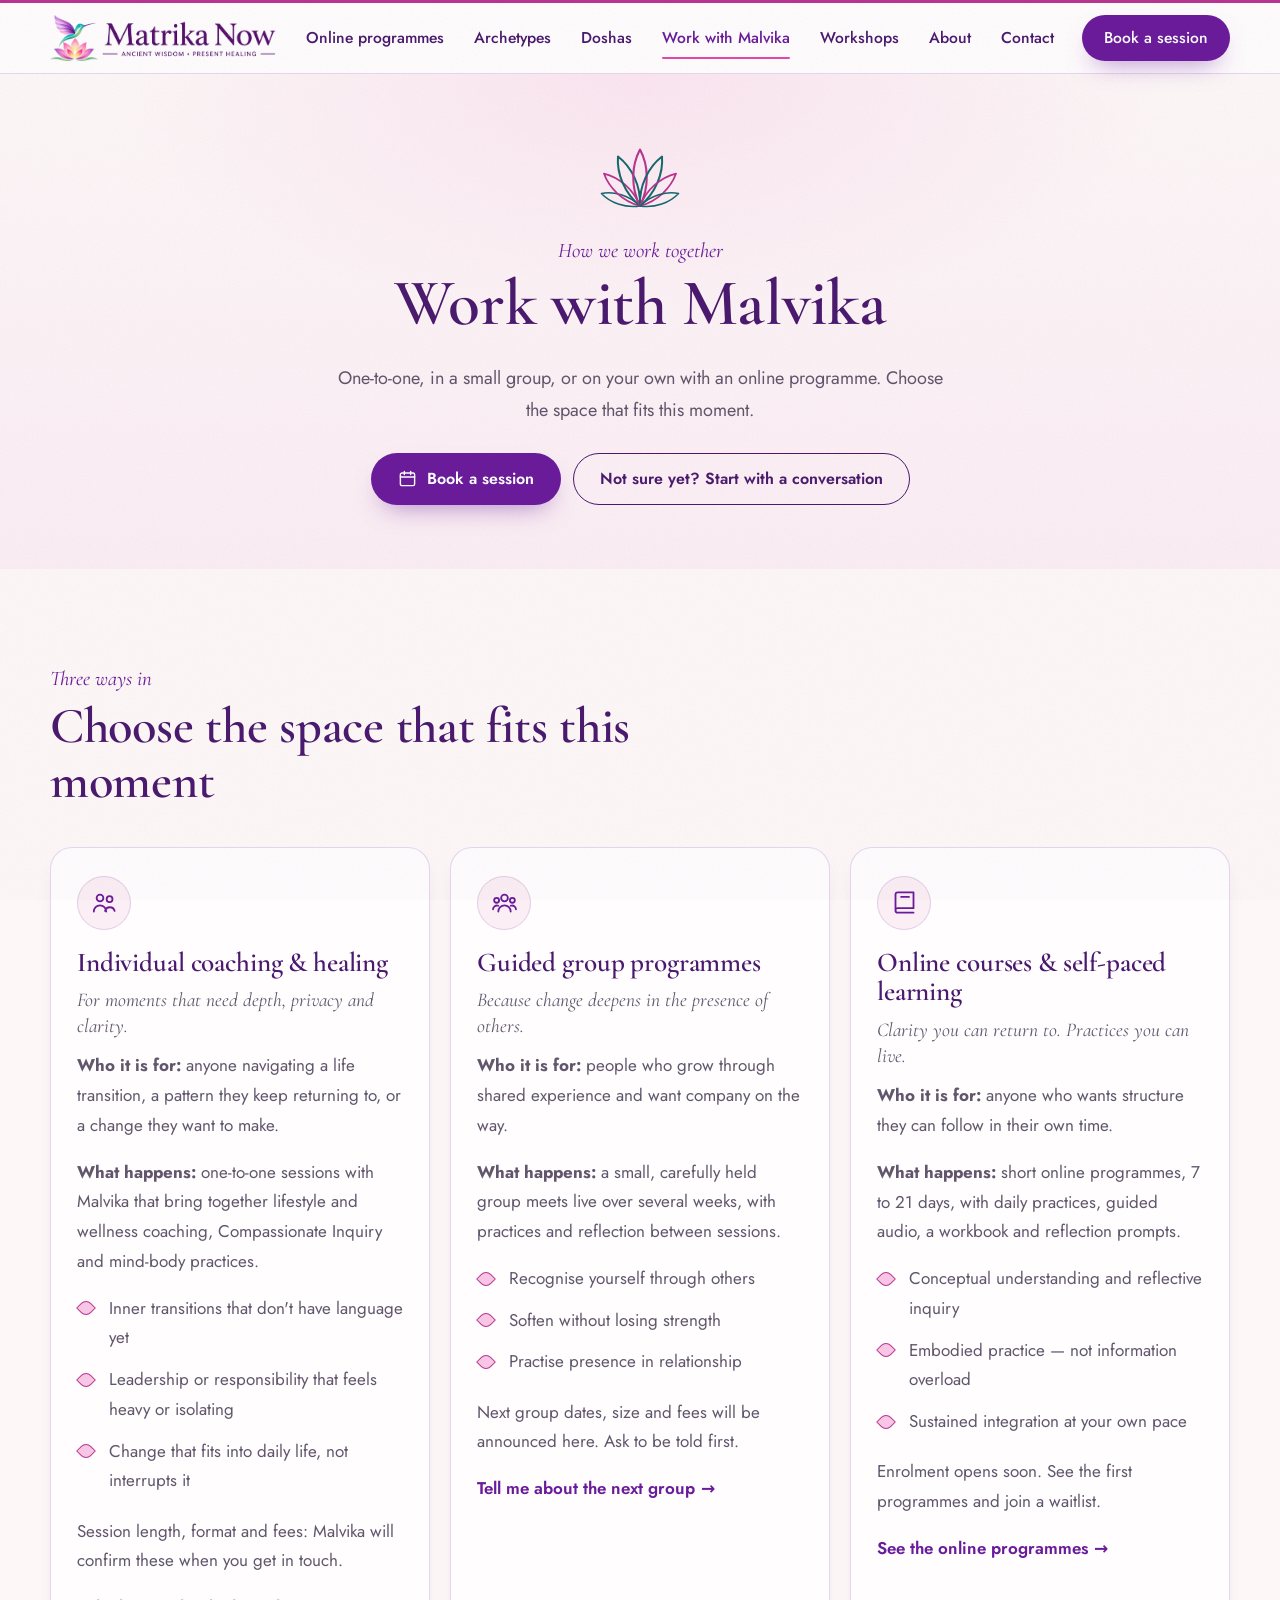
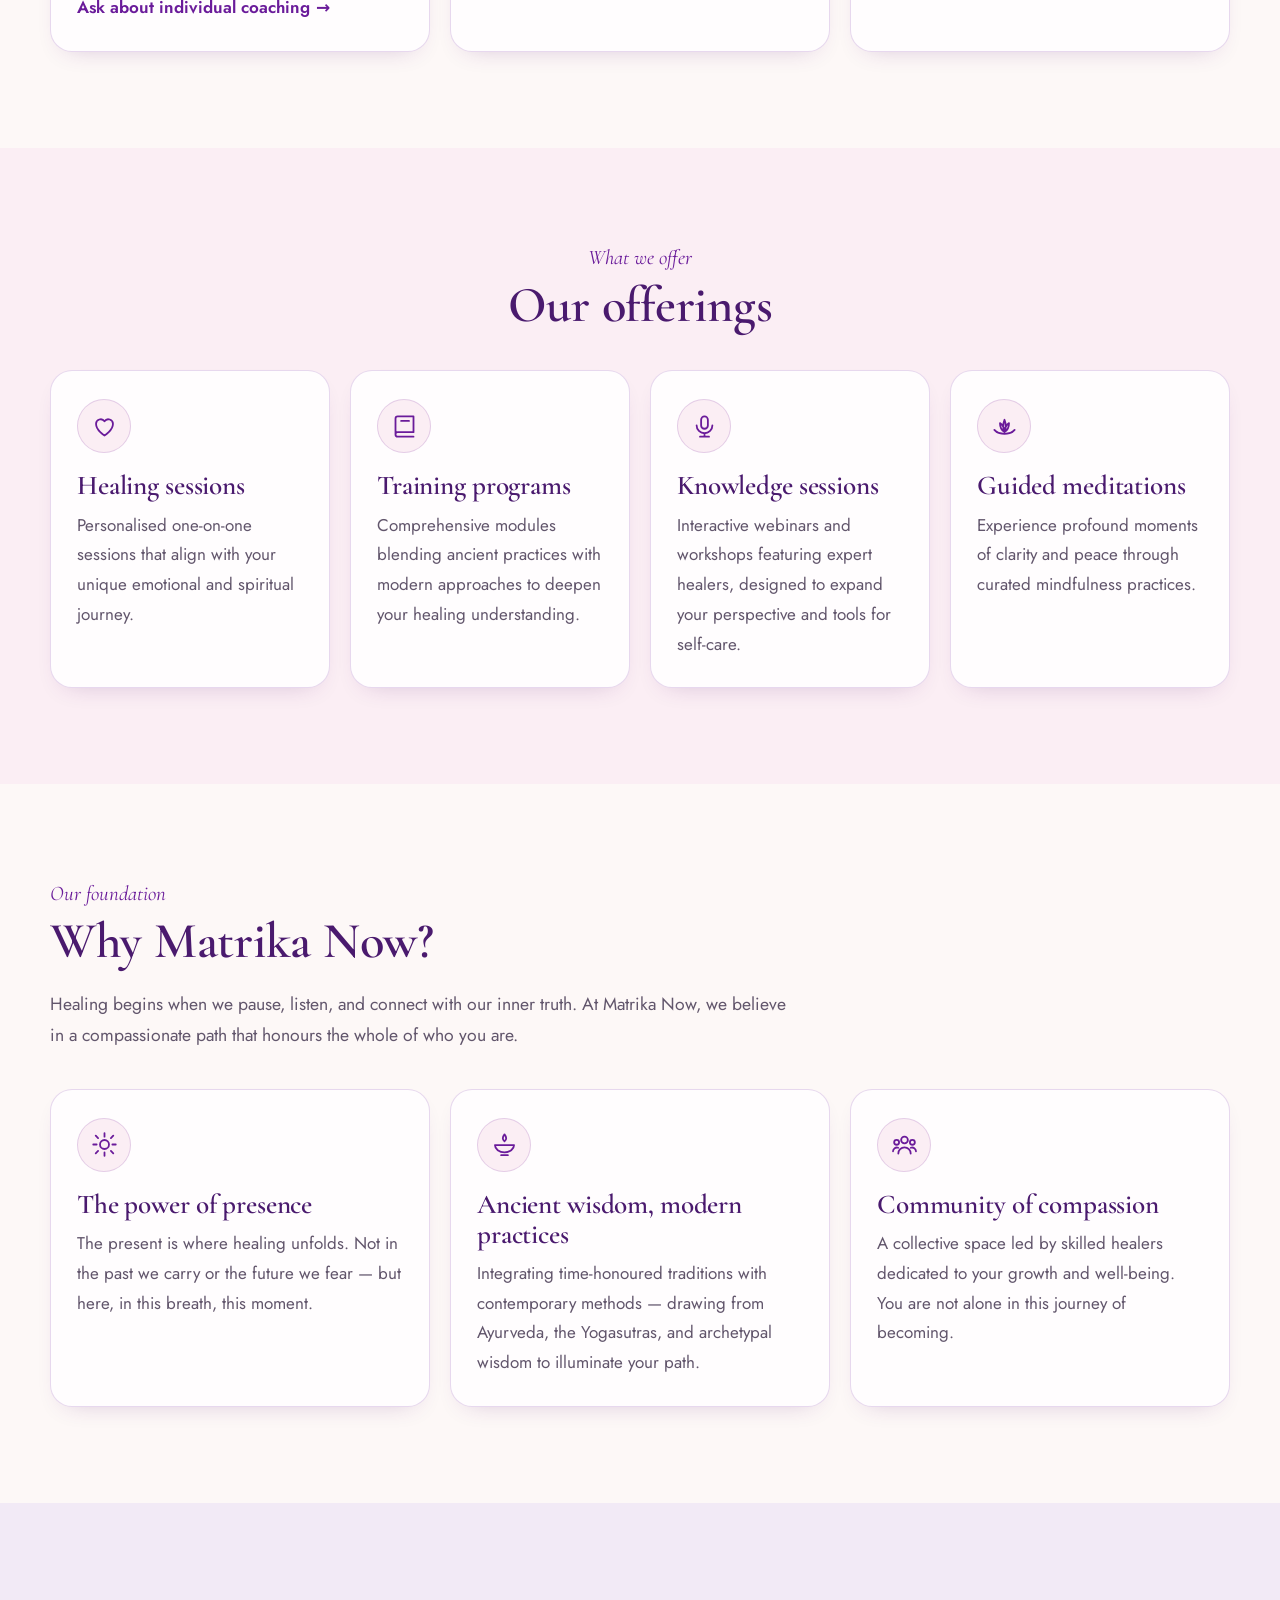
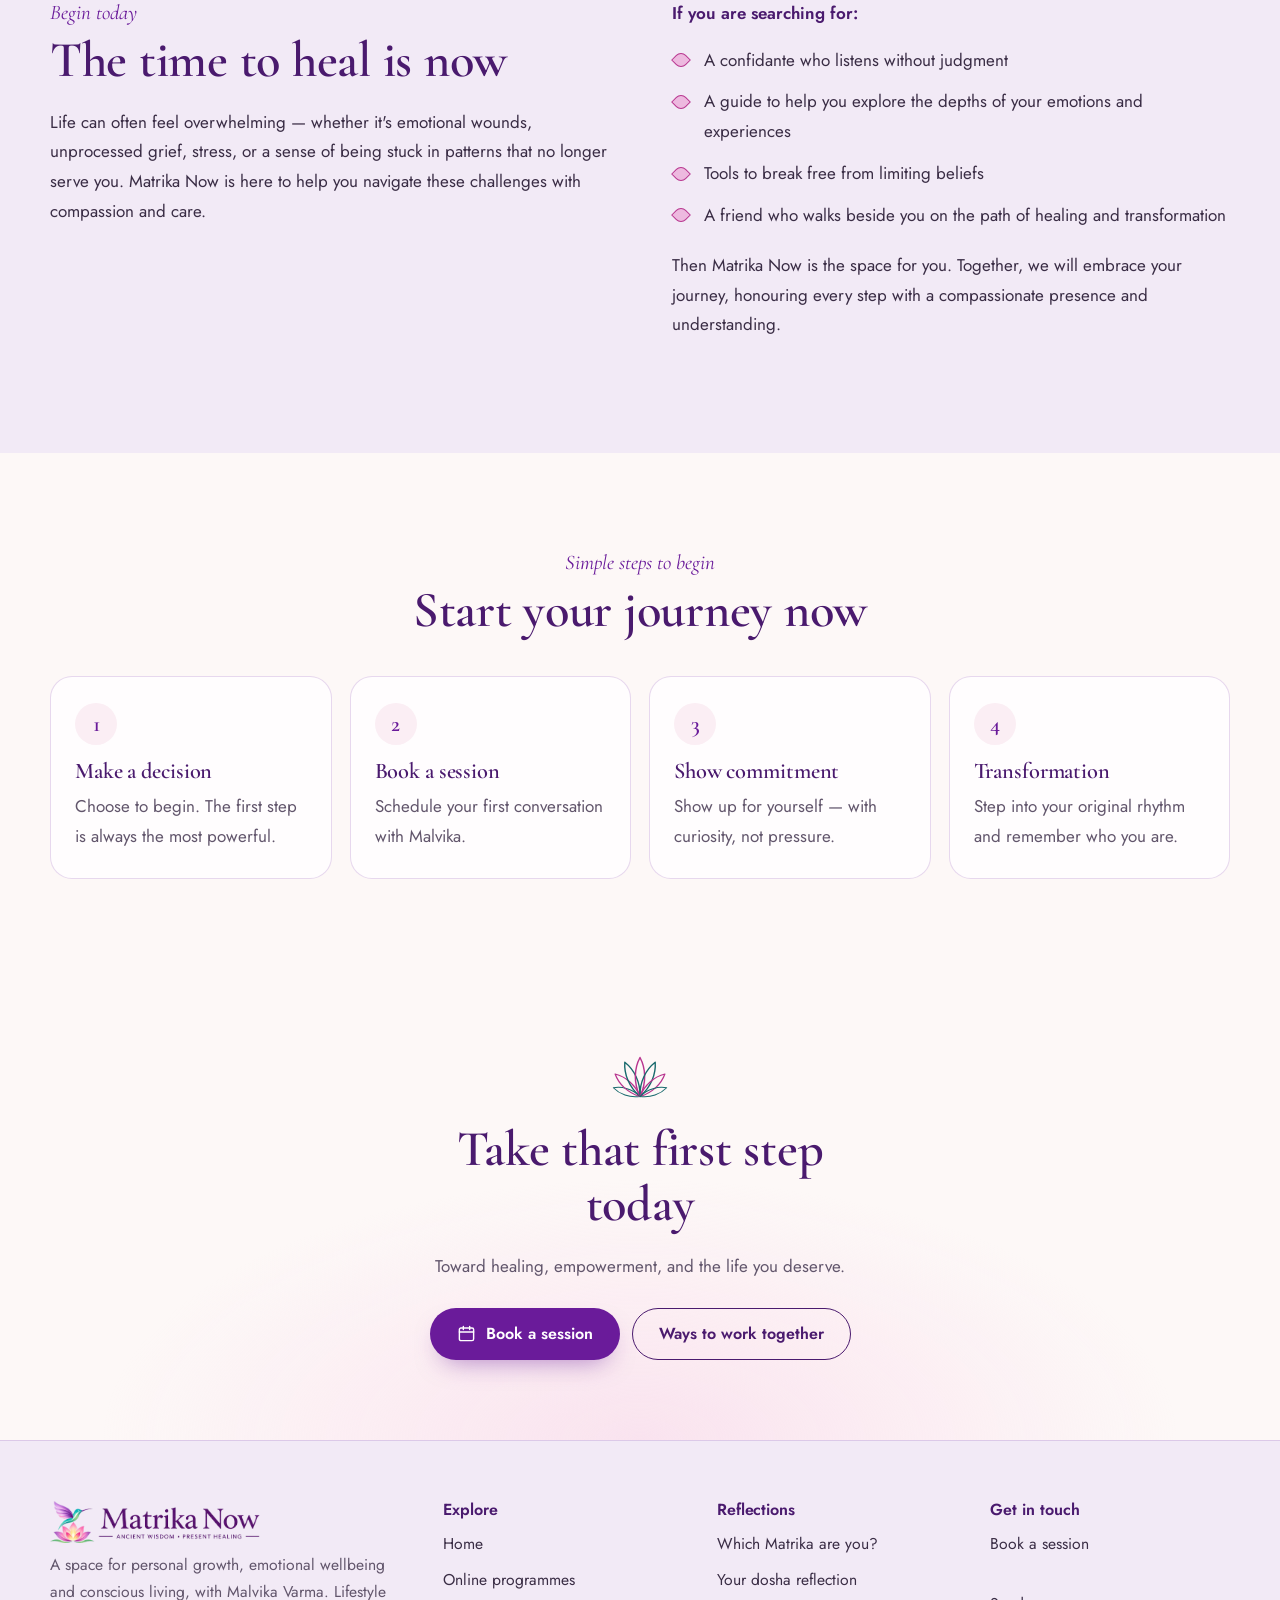
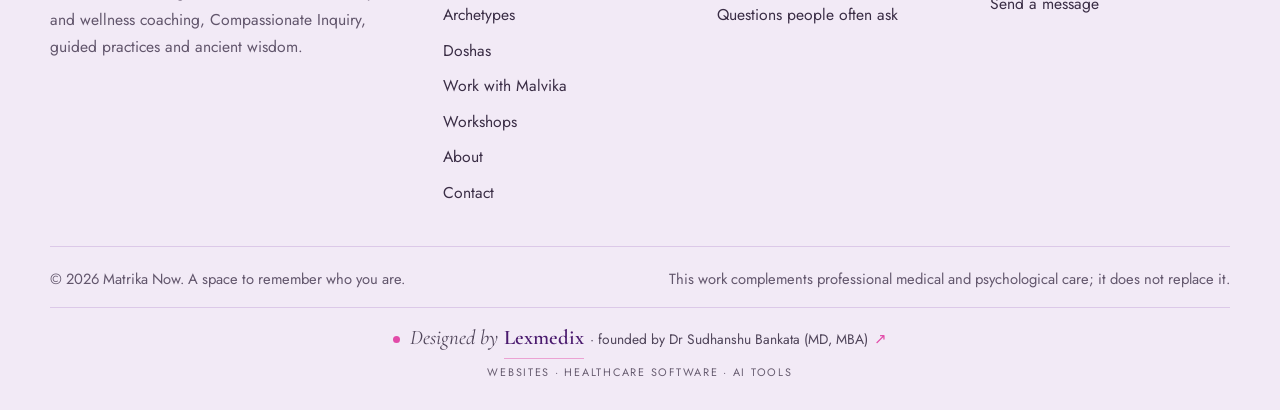
<file: work-with-us/index.html>
<!doctype html>
<html lang="en" data-root="../">
<head>
  <meta charset="utf-8">
  <meta name="viewport" content="width=device-width, initial-scale=1">
  <title>Work with Malvika: Coaching and Programmes | Matrika Now</title>
  <meta name="description" content="Individual coaching and healing, guided group programmes and self-paced online courses with Malvika Varma at Matrika Now.">
  <meta name="theme-color" content="#fdf8f7">
  <meta property="og:type" content="website">
  <meta property="og:site_name" content="Matrika Now">
  <meta property="og:title" content="Work with Malvika: Coaching and Programmes | Matrika Now">
  <meta property="og:description" content="Individual coaching and healing, guided group programmes and self-paced online courses with Malvika Varma at Matrika Now.">
  <meta property="og:image" content="https://matrikanow.com/assets/img/og-image.jpg">
  <meta property="og:url" content="https://matrikanow.com/work-with-us/">
  <meta name="twitter:card" content="summary_large_image">
  <link rel="canonical" href="https://matrikanow.com/work-with-us/">
  <link rel="icon" type="image/png" href="../favicon.png">
  <link rel="apple-touch-icon" href="../assets/img/apple-touch-icon.png">
  <link rel="preconnect" href="https://fonts.googleapis.com">
  <link rel="preconnect" href="https://fonts.gstatic.com" crossorigin>
  <link rel="stylesheet" href="https://fonts.googleapis.com/css2?family=Cormorant+Garamond:ital,wght@0,500;0,600;1,400;1,500;1,600&family=Jost:wght@400;500;600&display=swap">
  <link rel="stylesheet" href="../assets/css/site.css?v=e3b71c93">
</head>
<body>
<a class="skip" href="#main">Skip to content</a>
<div class="progress" aria-hidden="true"></div>
<!-- HEADER (same on every page; generated, now edit each page) -->
<header class="site-header">
  <div class="wrap bar">
    <a class="brand" href="../" aria-label="Matrika Now home"><img src="../logo.png" alt="Matrika Now: ancient wisdom, present healing" width="561" height="112"></a>
    <button class="nav-toggle" aria-expanded="false" aria-controls="site-nav"><svg viewBox="0 0 24 24" fill="none" stroke="currentColor" stroke-width="2" stroke-linecap="round"><path d="M4 7h16M4 12h16M4 17h10"/></svg><span class="sr-only">Open menu</span></button>
    <nav class="nav" id="site-nav" aria-label="Main"><a href="../programmes/">Online programmes</a><a href="../archetypes/">Archetypes</a><a href="../doshas/">Doshas</a><a href="../work-with-us/" aria-current="page">Work with Malvika</a><a href="../workshops/">Workshops</a><a href="../about/">About</a><a href="../contact/">Contact</a><a class="btn btn-coral" data-book href="../contact/">Book a session</a></nav>
  </div>
</header>
<main id="main">
<section class="phero"><div class="wrap"><svg class="mark" viewBox="60 100 280 225" aria-hidden="true"><path transform="rotate(-72 200 300) translate(200 300) scale(0.72) translate(-200 -300)" d="M200 300 C 168 236 172 164 200 112 C 228 164 232 236 200 300 Z" fill="none" stroke="var(--primary-soft)" stroke-width="7" stroke-linejoin="round"/><path transform="rotate(-48 200 300) translate(200 300) scale(0.86) translate(-200 -300)" d="M200 300 C 168 236 172 164 200 112 C 228 164 232 236 200 300 Z" fill="none" stroke="var(--accent-deep)" stroke-width="7" stroke-linejoin="round"/><path transform="rotate(-24 200 300) translate(200 300) scale(0.96) translate(-200 -300)" d="M200 300 C 168 236 172 164 200 112 C 228 164 232 236 200 300 Z" fill="none" stroke="var(--primary-soft)" stroke-width="7" stroke-linejoin="round"/><path transform="rotate(0 200 300) translate(200 300) scale(1) translate(-200 -300)" d="M200 300 C 168 236 172 164 200 112 C 228 164 232 236 200 300 Z" fill="none" stroke="var(--accent-deep)" stroke-width="7" stroke-linejoin="round"/><path transform="rotate(24 200 300) translate(200 300) scale(0.96) translate(-200 -300)" d="M200 300 C 168 236 172 164 200 112 C 228 164 232 236 200 300 Z" fill="none" stroke="var(--primary-soft)" stroke-width="7" stroke-linejoin="round"/><path transform="rotate(48 200 300) translate(200 300) scale(0.86) translate(-200 -300)" d="M200 300 C 168 236 172 164 200 112 C 228 164 232 236 200 300 Z" fill="none" stroke="var(--accent-deep)" stroke-width="7" stroke-linejoin="round"/><path transform="rotate(72 200 300) translate(200 300) scale(0.72) translate(-200 -300)" d="M200 300 C 168 236 172 164 200 112 C 228 164 232 236 200 300 Z" fill="none" stroke="var(--primary-soft)" stroke-width="7" stroke-linejoin="round"/></svg><span class="note">How we work together</span><h1>Work with Malvika</h1><p class="lede">One-to-one, in a small group, or on your own with an online programme. Choose the space that fits this moment.</p><div class="cta-row"><a class="btn btn-coral" data-book href="../contact/"><svg viewBox="0 0 24 24" fill="none" stroke="currentColor" stroke-width="1.8" stroke-linecap="round" stroke-linejoin="round" aria-hidden="true"><rect x="3" y="5" width="18" height="16" rx="2"/><path d="M8 3v4M16 3v4M3 10h18"/></svg> Book a session</a><a class="btn btn-line" href="../contact/">Not sure yet? Start with a conversation</a></div></div></section>

<section class="section" id="ways"><div class="wrap">
  <div class="head"><span class="note">Three ways in</span><h2>Choose the space that fits this moment</h2></div>
  <div class="grid g3"><article class="card" id="one-to-one"><span class="ic"><svg viewBox="0 0 24 24" fill="none" stroke="currentColor" stroke-width="1.6" stroke-linecap="round" stroke-linejoin="round" aria-hidden="true"><circle cx="8" cy="8" r="3"/><circle cx="16.5" cy="9" r="2.6"/><path d="M2.5 20a5.5 5.5 0 0 1 11 0M12.5 19.5a4.4 4.4 0 0 1 8.5 0"/></svg></span><h3>Individual coaching &amp; healing</h3><p class="tagline">For moments that need depth, privacy and clarity.</p><p><b>Who it is for:</b> anyone navigating a life transition, a pattern they keep returning to, or a change they want to make.</p><p><b>What happens:</b> one-to-one sessions with Malvika that bring together lifestyle and wellness coaching, Compassionate Inquiry and mind-body practices.</p><ul class="ticks"><li>Inner transitions that don't have language yet</li><li>Leadership or responsibility that feels heavy or isolating</li><li>Change that fits into daily life, not interrupts it</li></ul><p class="facts-line">Session length, format and fees: Malvika will confirm these when you get in touch.</p><a class="more" href="../contact/?about=Individual%20coaching">Ask about individual coaching</a><a class="btn btn-soft pay" data-pay="session" hidden href="#">Pay now</a></article><article class="card" id="group"><span class="ic"><svg viewBox="0 0 24 24" fill="none" stroke="currentColor" stroke-width="1.6" stroke-linecap="round" stroke-linejoin="round" aria-hidden="true"><circle cx="12" cy="8" r="3"/><circle cx="5" cy="10" r="2.2"/><circle cx="19" cy="10" r="2.2"/><path d="M6.5 20a5.5 5.5 0 0 1 11 0M1.8 18a3.4 3.4 0 0 1 4.6-3.1M22.2 18a3.4 3.4 0 0 0-4.6-3.1"/></svg></span><h3>Guided group programmes</h3><p class="tagline">Because change deepens in the presence of others.</p><p><b>Who it is for:</b> people who grow through shared experience and want company on the way.</p><p><b>What happens:</b> a small, carefully held group meets live over several weeks, with practices and reflection between sessions.</p><ul class="ticks"><li>Recognise yourself through others</li><li>Soften without losing strength</li><li>Practise presence in relationship</li></ul><p class="facts-line">Next group dates, size and fees will be announced here. Ask to be told first.</p><a class="more" href="../contact/?about=Next%20guided%20group%20programme">Tell me about the next group</a><a class="btn btn-soft pay" data-pay="group" hidden href="#">Pay now</a></article><article class="card" id="courses"><span class="ic"><svg viewBox="0 0 24 24" fill="none" stroke="currentColor" stroke-width="1.6" stroke-linecap="round" stroke-linejoin="round" aria-hidden="true"><path d="M4 19V5a2 2 0 0 1 2-2h14v14H6a2 2 0 0 0-2 2 2 2 0 0 0 2 2h14"/><path d="M9 7h7"/></svg></span><h3>Online courses &amp; self-paced learning</h3><p class="tagline">Clarity you can return to. Practices you can live.</p><p><b>Who it is for:</b> anyone who wants structure they can follow in their own time.</p><p><b>What happens:</b> short online programmes, 7 to 21 days, with daily practices, guided audio, a workbook and reflection prompts.</p><ul class="ticks"><li>Conceptual understanding and reflective inquiry</li><li>Embodied practice — not information overload</li><li>Sustained integration at your own pace</li></ul><p class="facts-line">Enrolment opens soon. See the first programmes and join a waitlist.</p><a class="more" href="../programmes/">See the online programmes</a><a class="btn btn-soft pay" data-pay="course" hidden href="#">Pay now</a></article></div>
</div></section>

<section class="section blush" id="offerings"><div class="wrap">
  <div class="head center"><span class="note">What we offer</span><h2>Our offerings</h2></div>
  <div class="grid g4"><article class="card"><span class="ic"><svg viewBox="0 0 24 24" fill="none" stroke="currentColor" stroke-width="1.6" stroke-linecap="round" stroke-linejoin="round" aria-hidden="true"><path d="M12 20s-7.5-4.6-7.5-10.2A4.1 4.1 0 0 1 12 7.4a4.1 4.1 0 0 1 7.5 2.4C19.5 15.4 12 20 12 20z"/></svg></span><h3>Healing sessions</h3><p>Personalised one-on-one sessions that align with your unique emotional and spiritual journey.</p></article><article class="card"><span class="ic"><svg viewBox="0 0 24 24" fill="none" stroke="currentColor" stroke-width="1.6" stroke-linecap="round" stroke-linejoin="round" aria-hidden="true"><path d="M4 19V5a2 2 0 0 1 2-2h14v14H6a2 2 0 0 0-2 2 2 2 0 0 0 2 2h14"/><path d="M9 7h7"/></svg></span><h3>Training programs</h3><p>Comprehensive modules blending ancient practices with modern approaches to deepen your healing understanding.</p></article><article class="card"><span class="ic"><svg viewBox="0 0 24 24" fill="none" stroke="currentColor" stroke-width="1.6" stroke-linecap="round" stroke-linejoin="round" aria-hidden="true"><rect x="9" y="3" width="6" height="11" rx="3"/><path d="M5 11a7 7 0 0 0 14 0M12 18v3M8 21h8"/></svg></span><h3>Knowledge sessions</h3><p>Interactive webinars and workshops featuring expert healers, designed to expand your perspective and tools for self-care.</p></article><article class="card"><span class="ic"><svg viewBox="0 0 24 24" fill="none" stroke="currentColor" stroke-width="1.6" stroke-linecap="round" stroke-linejoin="round" aria-hidden="true"><path d="M12 17c-3-2-4-5-4-8 2 1 3.5 3 4 8zM12 17c3-2 4-5 4-8-2 1-3.5 3-4 8zM12 17c-1.5-3-1.5-7 0-11 1.5 4 1.5 8 0 11zM3 15c2 2.5 5 3.5 9 3.5s7-1 9-3.5"/></svg></span><h3>Guided meditations</h3><p>Experience profound moments of clarity and peace through curated mindfulness practices.</p></article></div>
</div></section>

<section class="section" id="why"><div class="wrap">
  <div class="head"><span class="note">Our foundation</span><h2>Why Matrika Now?</h2><p>Healing begins when we pause, listen, and connect with our inner truth. At Matrika Now, we believe in a compassionate path that honours the whole of who you are.</p></div>
  <div class="grid g3"><article class="card"><span class="ic"><svg viewBox="0 0 24 24" fill="none" stroke="currentColor" stroke-width="1.6" stroke-linecap="round" stroke-linejoin="round" aria-hidden="true"><circle cx="12" cy="12" r="4"/><path d="M12 2v3M12 19v3M4.2 4.2l2.1 2.1M17.7 17.7l2.1 2.1M2 12h3M19 12h3M4.2 19.8l2.1-2.1M17.7 6.3l2.1-2.1"/></svg></span><h3>The power of presence</h3><p>The present is where healing unfolds. Not in the past we carry or the future we fear — but here, in this breath, this moment.</p></article><article class="card"><span class="ic"><svg viewBox="0 0 24 24" fill="none" stroke="currentColor" stroke-width="1.6" stroke-linecap="round" stroke-linejoin="round" aria-hidden="true"><path d="M12 3c2 2.4 2 4.6 0 6.2-2-1.6-2-3.8 0-6.2z"/><path d="M3.5 12.5h17c0 3.6-3.8 6.5-8.5 6.5s-8.5-2.9-8.5-6.5z"/><path d="M9 21.5h6"/></svg></span><h3>Ancient wisdom, modern practices</h3><p>Integrating time-honoured traditions with contemporary methods — drawing from Ayurveda, the Yogasutras, and archetypal wisdom to illuminate your path.</p></article><article class="card"><span class="ic"><svg viewBox="0 0 24 24" fill="none" stroke="currentColor" stroke-width="1.6" stroke-linecap="round" stroke-linejoin="round" aria-hidden="true"><circle cx="12" cy="8" r="3"/><circle cx="5" cy="10" r="2.2"/><circle cx="19" cy="10" r="2.2"/><path d="M6.5 20a5.5 5.5 0 0 1 11 0M1.8 18a3.4 3.4 0 0 1 4.6-3.1M22.2 18a3.4 3.4 0 0 0-4.6-3.1"/></svg></span><h3>Community of compassion</h3><p>A collective space led by skilled healers dedicated to your growth and well-being. You are not alone in this journey of becoming.</p></article></div>
</div></section>

<section class="section sand" id="journey"><div class="wrap split top">
  <div><span class="note">Begin today</span><h2>The time to heal is now</h2><p>Life can often feel overwhelming — whether it's emotional wounds, unprocessed grief, stress, or a sense of being stuck in patterns that no longer serve you. Matrika Now is here to help you navigate these challenges with compassion and care.</p></div>
  <div><p><strong>If you are searching for:</strong></p><ul class="ticks"><li>A confidante who listens without judgment</li><li>A guide to help you explore the depths of your emotions and experiences</li><li>Tools to break free from limiting beliefs</li><li>A friend who walks beside you on the path of healing and transformation</li></ul><p>Then Matrika Now is the space for you. Together, we will embrace your journey, honouring every step with a compassionate presence and understanding.</p></div>
</div></section>

<section class="section" id="steps"><div class="wrap">
  <div class="head center"><span class="note">Simple steps to begin</span><h2>Start your journey now</h2></div>
  <ol class="steps"><li><h3>Make a decision</h3><p>Choose to begin. The first step is always the most powerful.</p></li><li><h3>Book a session</h3><p>Schedule your first conversation with Malvika.</p></li><li><h3>Show commitment</h3><p>Show up for yourself — with curiosity, not pressure.</p></li><li><h3>Transformation</h3><p>Step into your original rhythm and remember who you are.</p></li></ol>
</div></section>

<section class="closing"><div class="wrap"><svg class="mark-sm" viewBox="60 100 280 225" aria-hidden="true"><path transform="rotate(-72 200 300) translate(200 300) scale(0.72) translate(-200 -300)" d="M200 300 C 168 236 172 164 200 112 C 228 164 232 236 200 300 Z" fill="none" stroke="var(--primary-soft)" stroke-width="7" stroke-linejoin="round"/><path transform="rotate(-48 200 300) translate(200 300) scale(0.86) translate(-200 -300)" d="M200 300 C 168 236 172 164 200 112 C 228 164 232 236 200 300 Z" fill="none" stroke="var(--accent-deep)" stroke-width="7" stroke-linejoin="round"/><path transform="rotate(-24 200 300) translate(200 300) scale(0.96) translate(-200 -300)" d="M200 300 C 168 236 172 164 200 112 C 228 164 232 236 200 300 Z" fill="none" stroke="var(--primary-soft)" stroke-width="7" stroke-linejoin="round"/><path transform="rotate(0 200 300) translate(200 300) scale(1) translate(-200 -300)" d="M200 300 C 168 236 172 164 200 112 C 228 164 232 236 200 300 Z" fill="none" stroke="var(--accent-deep)" stroke-width="7" stroke-linejoin="round"/><path transform="rotate(24 200 300) translate(200 300) scale(0.96) translate(-200 -300)" d="M200 300 C 168 236 172 164 200 112 C 228 164 232 236 200 300 Z" fill="none" stroke="var(--primary-soft)" stroke-width="7" stroke-linejoin="round"/><path transform="rotate(48 200 300) translate(200 300) scale(0.86) translate(-200 -300)" d="M200 300 C 168 236 172 164 200 112 C 228 164 232 236 200 300 Z" fill="none" stroke="var(--accent-deep)" stroke-width="7" stroke-linejoin="round"/><path transform="rotate(72 200 300) translate(200 300) scale(0.72) translate(-200 -300)" d="M200 300 C 168 236 172 164 200 112 C 228 164 232 236 200 300 Z" fill="none" stroke="var(--primary-soft)" stroke-width="7" stroke-linejoin="round"/></svg><h2>Take that first step today</h2><p>Toward healing, empowerment, and the life you deserve.</p><div class="cta-row"><a class="btn btn-coral" data-book href="../contact/"><svg viewBox="0 0 24 24" fill="none" stroke="currentColor" stroke-width="1.8" stroke-linecap="round" stroke-linejoin="round" aria-hidden="true"><rect x="3" y="5" width="18" height="16" rx="2"/><path d="M8 3v4M16 3v4M3 10h18"/></svg> Book a session</a><a class="btn btn-line" href="../work-with-us/">Ways to work together</a></div></div></section>
</main>
<!-- FOOTER (same on every page) -->
<footer class="site-footer">
  <div class="wrap">
    <div class="fgrid">
      <div><img class="flogo" src="../logo.png" alt="Matrika Now" width="561" height="112" loading="lazy"><p style="max-width:40ch">A space for personal growth, emotional wellbeing and conscious living, with Malvika Varma. Lifestyle and wellness coaching, Compassionate Inquiry, guided practices and ancient wisdom.</p><div class="social"><a data-show="instagram" href="#" aria-label="Instagram"><svg viewBox="0 0 24 24" fill="none" stroke="currentColor" stroke-width="1.6" stroke-linecap="round" stroke-linejoin="round" aria-hidden="true"><rect x="3" y="3" width="18" height="18" rx="5"/><circle cx="12" cy="12" r="4"/><circle cx="17.4" cy="6.6" r=".6" fill="currentColor"/></svg></a><a data-show="facebook" href="#" aria-label="Facebook"><svg viewBox="0 0 24 24" fill="none" stroke="currentColor" stroke-width="1.6" stroke-linecap="round" stroke-linejoin="round" aria-hidden="true"><path d="M14 8h3V4h-3a4 4 0 0 0-4 4v3H7v4h3v6h4v-6h3l1-4h-4V8z"/></svg></a><a data-show="youtube" href="#" aria-label="YouTube"><svg viewBox="0 0 24 24" fill="none" stroke="currentColor" stroke-width="1.6" stroke-linecap="round" stroke-linejoin="round" aria-hidden="true"><rect x="2.5" y="5.5" width="19" height="13" rx="4"/><path d="M10 9.5v5l4.5-2.5z"/></svg></a></div></div>
      <div><h2 class="fh">Explore</h2><ul><li><a href="../">Home</a></li><li><a href="../programmes/">Online programmes</a></li><li><a href="../archetypes/">Archetypes</a></li><li><a href="../doshas/">Doshas</a></li><li><a href="../work-with-us/">Work with Malvika</a></li><li><a href="../workshops/">Workshops</a></li><li><a href="../about/">About</a></li><li><a href="../contact/">Contact</a></li></ul></div>
      <div><h2 class="fh">Reflections</h2><ul><li><a href="../archetypes/#quiz">Which Matrika are you?</a></li><li><a href="../doshas/#quiz">Your dosha reflection</a></li><li><a href="../#faq">Questions people often ask</a></li></ul></div>
      <div><h2 class="fh">Get in touch</h2><ul><li><a data-show="booking" href="#">Book a session</a></li><li><a data-show="email" href="#"><span data-fill></span></a></li><li><a data-show="whatsapp" href="#">WhatsApp <span data-fill></span></a></li><li><a data-show="phone" href="#"><span data-fill></span></a></li><li><a href="../contact/">Send a message</a></li></ul></div>
    </div>
    <div class="fine"><p>&copy; <span data-year>2026</span> Matrika Now. A space to remember who you are.</p><p>This work complements professional medical and psychological care; it does not replace it.</p></div>
  <div class="made-by"><a class="mb" href="https://lexmedix.in/services/" target="_blank" rel="noopener"><span class="mb-main"><span class="mb-pre">Designed by</span> <span class="mb-name">Lexmedix</span> <span class="mb-cred"><span class="mb-dot" aria-hidden="true">&middot; </span><span class="mb-sr">, </span>founded by Dr Sudhanshu Bankata (MD, MBA)</span><span class="mb-arrow" aria-hidden="true">&#8599;</span></span><span class="mb-sr">, </span><span class="mb-sub">Websites &middot; Healthcare software &middot; AI tools</span><span class="mb-sr"> (opens in a new tab)</span></a></div>
</div>
</footer>
<a class="wa" data-show="whatsapp" href="#" aria-label="Chat on WhatsApp"><svg viewBox="0 0 32 32" fill="currentColor" aria-hidden="true"><path d="M16 3C8.8 3 3 8.8 3 16c0 2.3.6 4.5 1.7 6.4L3 29l6.8-1.8A13 13 0 0016 29c7.2 0 13-5.8 13-13S23.2 3 16 3zm0 23.7c-2 0-3.9-.6-5.5-1.6l-.4-.2-4 1 1.1-3.9-.3-.4A10.7 10.7 0 1116 26.7zm5.9-8c-.3-.2-1.9-.9-2.2-1s-.5-.2-.7.2-.8 1-1 1.2-.4.2-.7.1a8.7 8.7 0 01-4.3-3.8c-.3-.6.3-.5.9-1.7.1-.2 0-.4 0-.5l-1-2.3c-.2-.6-.5-.5-.7-.5h-.6c-.2 0-.6.1-.9.4s-1.2 1.2-1.2 2.9 1.2 3.4 1.4 3.6c.2.2 2.4 3.7 5.9 5.2 2.2.9 3 1 4.1.8.7-.1 1.9-.8 2.2-1.5s.3-1.4.2-1.5-.3-.2-.6-.4z"/></svg></a>
<button class="to-top" aria-label="Back to top"><svg viewBox="0 0 24 24" fill="none" stroke="currentColor" stroke-width="2" stroke-linecap="round" stroke-linejoin="round"><path d="M12 19V5M5 12l7-7 7 7"/></svg></button>
<nav class="mbar" aria-label="Quick actions"><a class="btn btn-coral" href="../programmes/">Online programmes</a><a class="btn btn-soft" data-book href="../contact/">Book a session</a></nav>
<script src="../assets/js/site.js?v=165a29a2" defer></script>
</body>
</html>
</file>
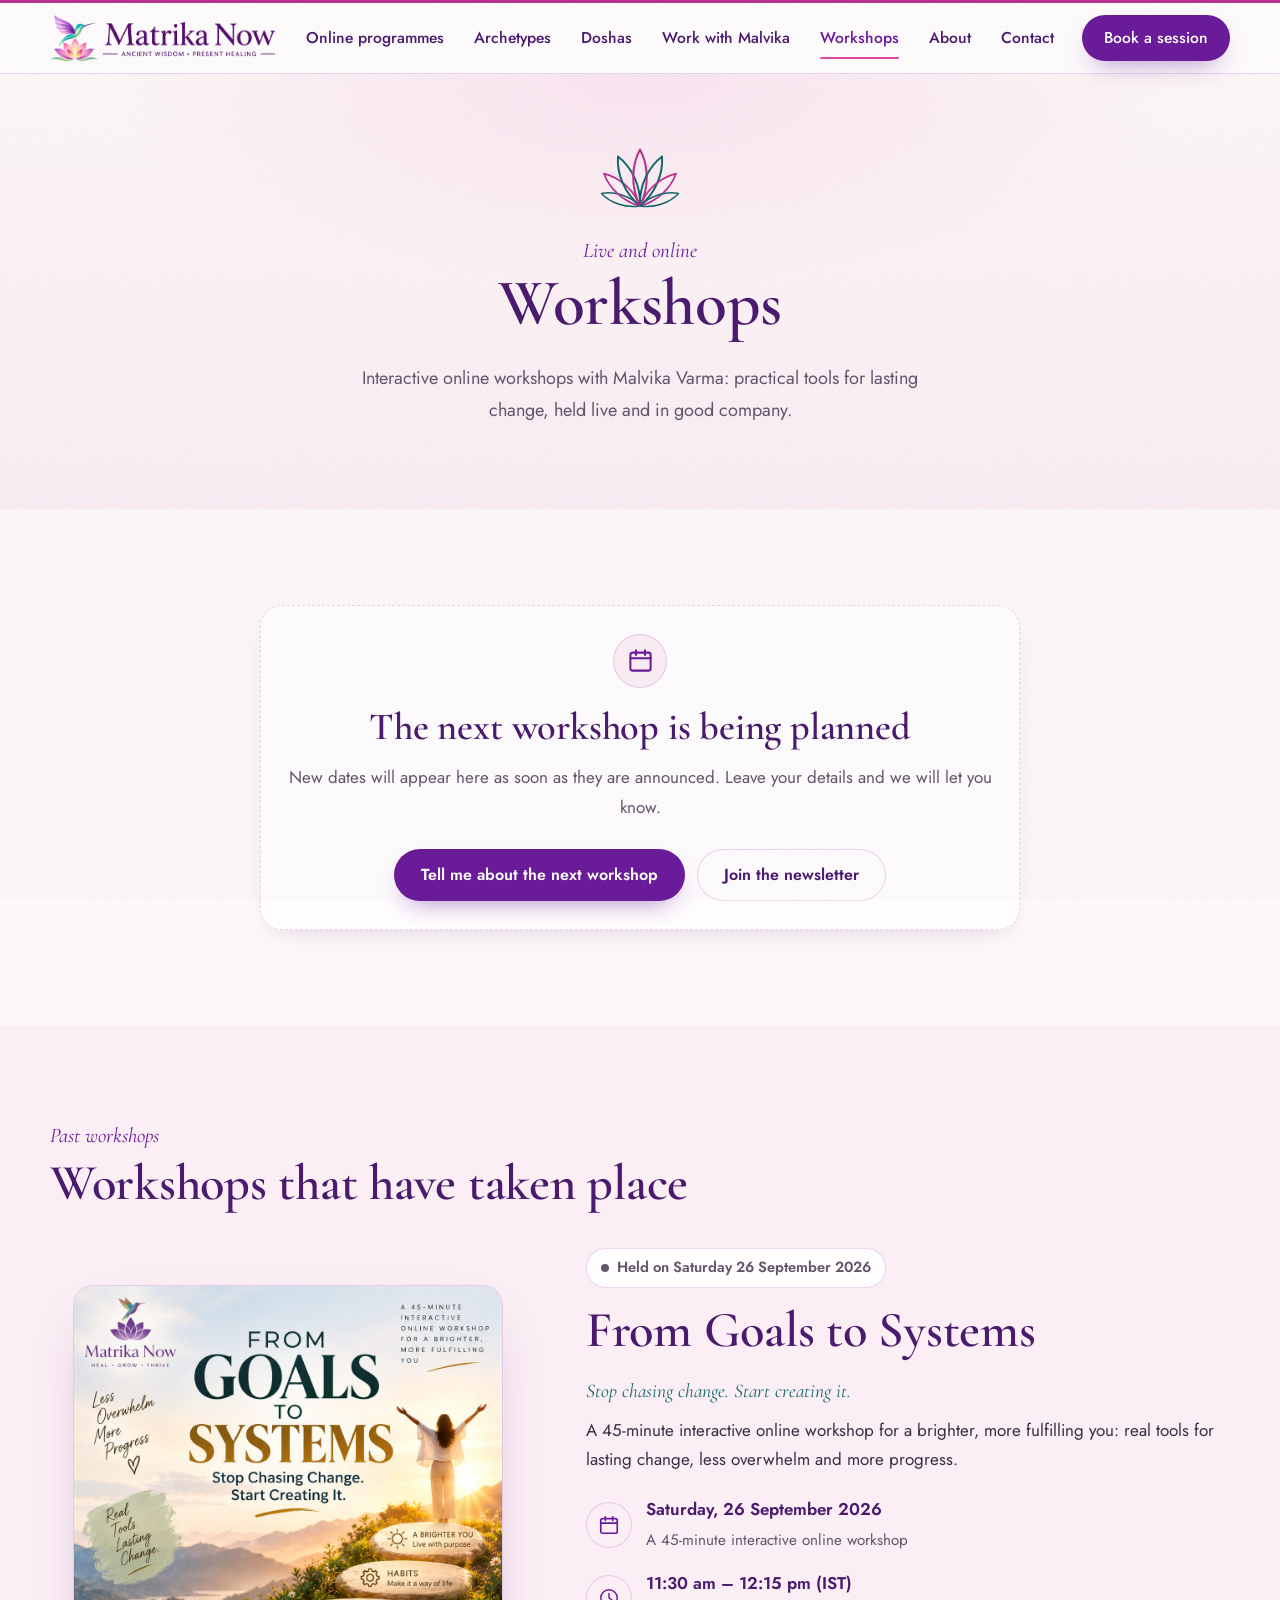
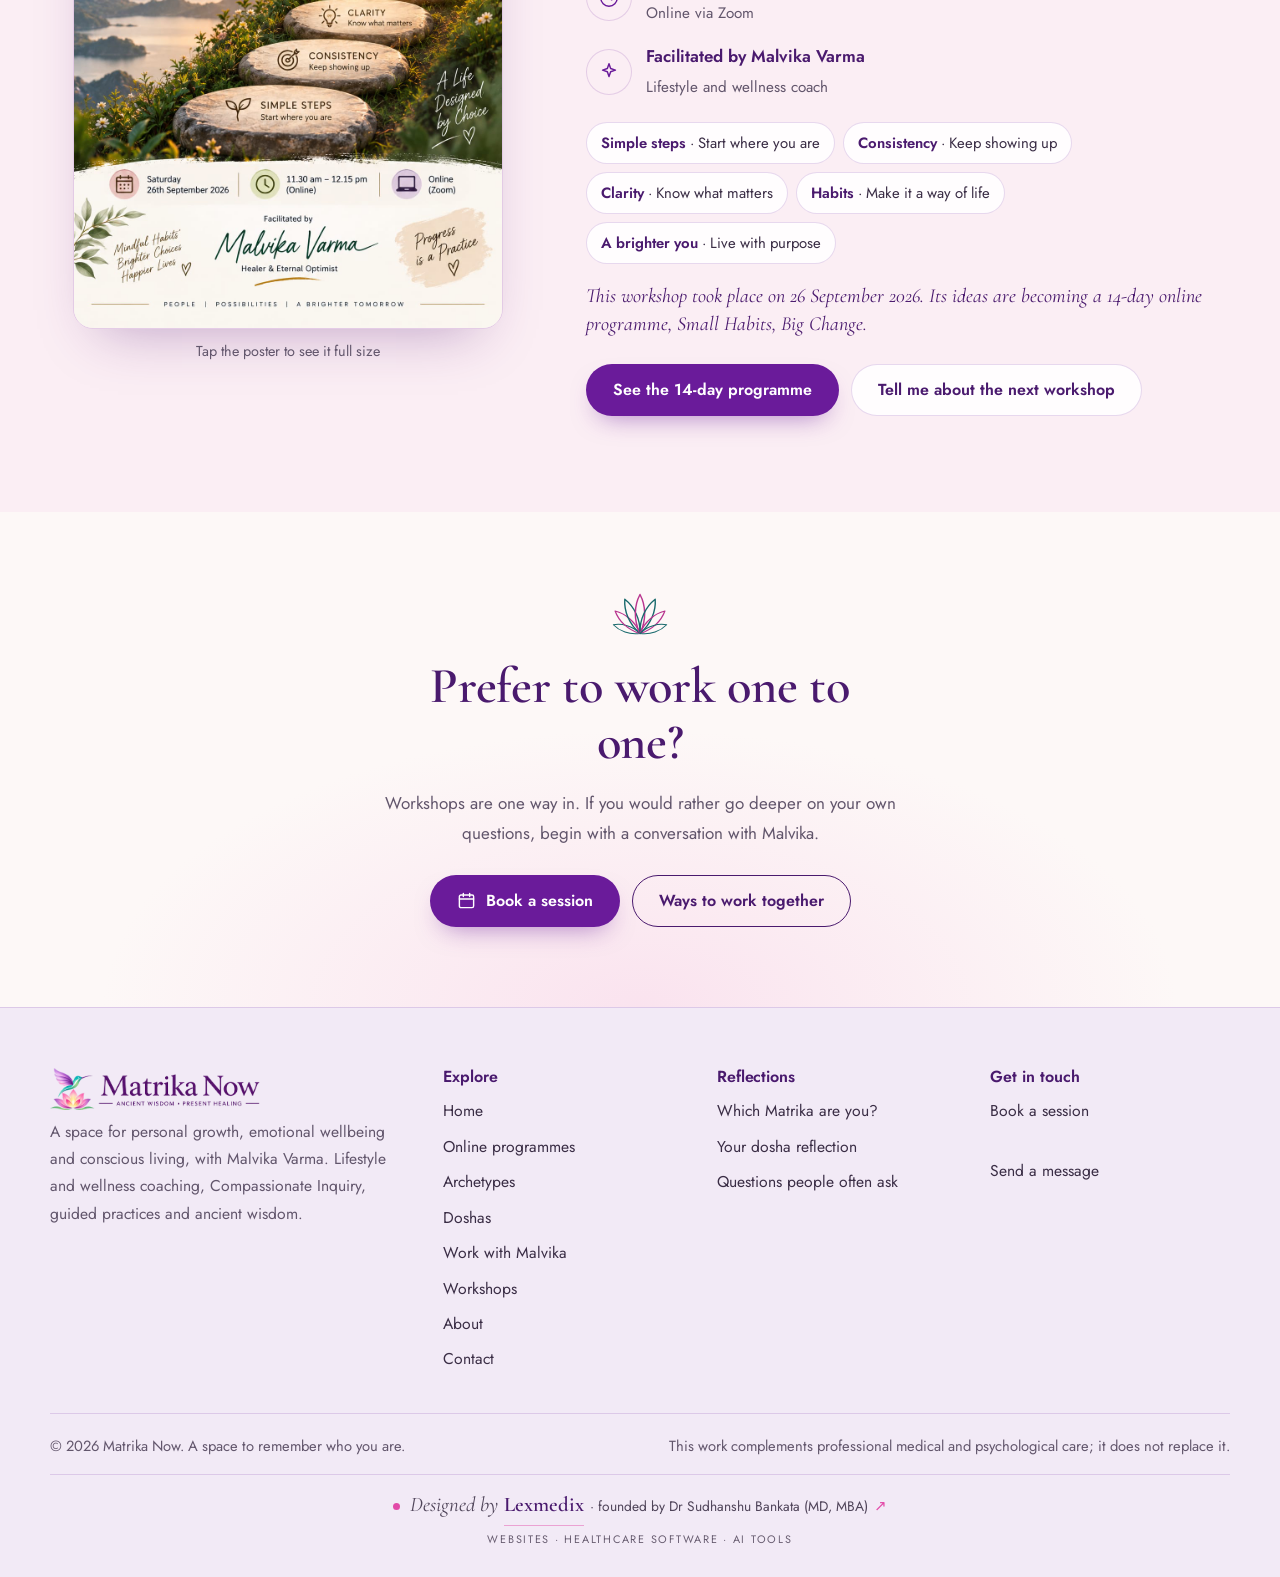
<file: workshops/index.html>
<!doctype html>
<html lang="en" data-root="../">
<head>
  <meta charset="utf-8">
  <meta name="viewport" content="width=device-width, initial-scale=1">
  <title>Workshops — From Goals to Systems and more | Matrika Now</title>
  <meta name="description" content="Interactive online workshops with healer Malvika Varma, including From Goals to Systems. See upcoming dates and add them to your calendar.">
  <meta name="theme-color" content="#fdf8f7">
  <meta property="og:type" content="website">
  <meta property="og:site_name" content="Matrika Now">
  <meta property="og:title" content="Workshops — From Goals to Systems and more | Matrika Now">
  <meta property="og:description" content="Interactive online workshops with healer Malvika Varma, including From Goals to Systems. See upcoming dates and add them to your calendar.">
  <meta property="og:image" content="https://matrikanow.com/assets/img/og-image.jpg">
  <meta property="og:url" content="https://matrikanow.com/workshops/">
  <meta name="twitter:card" content="summary_large_image">
  <link rel="canonical" href="https://matrikanow.com/workshops/">
  <link rel="icon" type="image/png" href="../favicon.png">
  <link rel="apple-touch-icon" href="../assets/img/apple-touch-icon.png">
  <link rel="preconnect" href="https://fonts.googleapis.com">
  <link rel="preconnect" href="https://fonts.gstatic.com" crossorigin>
  <link rel="stylesheet" href="https://fonts.googleapis.com/css2?family=Cormorant+Garamond:ital,wght@0,500;0,600;1,400;1,500;1,600&family=Jost:wght@400;500;600&display=swap">
  <link rel="stylesheet" href="../assets/css/site.css?v=e3b71c93">
</head>
<body>
<a class="skip" href="#main">Skip to content</a>
<div class="progress" aria-hidden="true"></div>
<!-- HEADER (same on every page; generated, now edit each page) -->
<header class="site-header">
  <div class="wrap bar">
    <a class="brand" href="../" aria-label="Matrika Now home"><img src="../logo.png" alt="Matrika Now: ancient wisdom, present healing" width="561" height="112"></a>
    <button class="nav-toggle" aria-expanded="false" aria-controls="site-nav"><svg viewBox="0 0 24 24" fill="none" stroke="currentColor" stroke-width="2" stroke-linecap="round"><path d="M4 7h16M4 12h16M4 17h10"/></svg><span class="sr-only">Open menu</span></button>
    <nav class="nav" id="site-nav" aria-label="Main"><a href="../programmes/">Online programmes</a><a href="../archetypes/">Archetypes</a><a href="../doshas/">Doshas</a><a href="../work-with-us/">Work with Malvika</a><a href="../workshops/" aria-current="page">Workshops</a><a href="../about/">About</a><a href="../contact/">Contact</a><a class="btn btn-coral" data-book href="../contact/">Book a session</a></nav>
  </div>
</header>
<main id="main">
<section class="phero"><div class="wrap"><svg class="mark" viewBox="60 100 280 225" aria-hidden="true"><path transform="rotate(-72 200 300) translate(200 300) scale(0.72) translate(-200 -300)" d="M200 300 C 168 236 172 164 200 112 C 228 164 232 236 200 300 Z" fill="none" stroke="var(--primary-soft)" stroke-width="7" stroke-linejoin="round"/><path transform="rotate(-48 200 300) translate(200 300) scale(0.86) translate(-200 -300)" d="M200 300 C 168 236 172 164 200 112 C 228 164 232 236 200 300 Z" fill="none" stroke="var(--accent-deep)" stroke-width="7" stroke-linejoin="round"/><path transform="rotate(-24 200 300) translate(200 300) scale(0.96) translate(-200 -300)" d="M200 300 C 168 236 172 164 200 112 C 228 164 232 236 200 300 Z" fill="none" stroke="var(--primary-soft)" stroke-width="7" stroke-linejoin="round"/><path transform="rotate(0 200 300) translate(200 300) scale(1) translate(-200 -300)" d="M200 300 C 168 236 172 164 200 112 C 228 164 232 236 200 300 Z" fill="none" stroke="var(--accent-deep)" stroke-width="7" stroke-linejoin="round"/><path transform="rotate(24 200 300) translate(200 300) scale(0.96) translate(-200 -300)" d="M200 300 C 168 236 172 164 200 112 C 228 164 232 236 200 300 Z" fill="none" stroke="var(--primary-soft)" stroke-width="7" stroke-linejoin="round"/><path transform="rotate(48 200 300) translate(200 300) scale(0.86) translate(-200 -300)" d="M200 300 C 168 236 172 164 200 112 C 228 164 232 236 200 300 Z" fill="none" stroke="var(--accent-deep)" stroke-width="7" stroke-linejoin="round"/><path transform="rotate(72 200 300) translate(200 300) scale(0.72) translate(-200 -300)" d="M200 300 C 168 236 172 164 200 112 C 228 164 232 236 200 300 Z" fill="none" stroke="var(--primary-soft)" stroke-width="7" stroke-linejoin="round"/></svg><span class="note">Live and online</span><h1>Workshops</h1><p class="lede">Interactive online workshops with Malvika Varma: practical tools for lasting change, held live and in good company.</p></div></section>

<section class="section" id="next"><div class="wrap narrow">
  <article class="card soon"><span class="ic"><svg viewBox="0 0 24 24" fill="none" stroke="currentColor" stroke-width="1.8" stroke-linecap="round" stroke-linejoin="round" aria-hidden="true"><rect x="3" y="5" width="18" height="16" rx="2"/><path d="M8 3v4M16 3v4M3 10h18"/></svg></span><h2 style="font-size:clamp(1.8rem,4vw,2.4rem)">The next workshop is being planned</h2><p>New dates will appear here as soon as they are announced. Leave your details and we will let you know.</p><div class="cta-row" style="justify-content:center"><a class="btn btn-coral" href="../contact/?about=Tell%20me%20about%20the%20next%20workshop">Tell me about the next workshop</a><a class="btn btn-soft" href="../#newsletter">Join the newsletter</a></div></article>
</div></section>

<section class="section blush" id="goals-to-systems"><div class="wrap">
<div class="head"><span class="note">Past workshops</span><h2>Workshops that have taken place</h2></div>
<!-- WORKSHOP. Past/upcoming is worked out from data-start/data-end (India time, +05:30).
     To add a new workshop: copy this whole <div class="event">, change the dates, text, poster and
     the "Reserve your spot" link (registration page or Zoom sign-up). -->
<div class="event is-past" data-event data-start="2026-09-26T11:30:00+05:30" data-end="2026-09-26T12:15:00+05:30" data-title="From Goals to Systems: a Matrika Now workshop" data-desc="A 45-minute interactive online workshop facilitated by Malvika Varma." data-location="Online via Zoom">
  <div><a class="poster" href="../workshop.jpg" target="_blank" rel="noopener"><img src="../workshop.jpg" alt="Poster: From Goals to Systems, a 45-minute interactive online workshop by Malvika Varma, Matrika Now, Saturday 26 September 2026, 11:30 am to 12:15 pm on Zoom" width="1024" height="1536" loading="lazy"></a><p class="poster-cap">Tap the poster to see it full size</p></div>
  <div>
    <span class="status">Saturday, 26 September 2026</span>
    <h2>From Goals to Systems</h2>
    <p class="tagline">Stop chasing change. Start creating it.</p>
    <p>A 45-minute interactive online workshop for a brighter, more fulfilling you: real tools for lasting change, less overwhelm and more progress.</p>
    <ul class="facts"><li><span class="ic"><svg viewBox="0 0 24 24" fill="none" stroke="currentColor" stroke-width="1.8" stroke-linecap="round" stroke-linejoin="round" aria-hidden="true"><rect x="3" y="5" width="18" height="16" rx="2"/><path d="M8 3v4M16 3v4M3 10h18"/></svg></span><span><b>Saturday, 26 September 2026</b><small>A 45-minute interactive online workshop</small></span></li><li><span class="ic"><svg viewBox="0 0 24 24" fill="none" stroke="currentColor" stroke-width="1.6" stroke-linecap="round" stroke-linejoin="round" aria-hidden="true"><circle cx="12" cy="12" r="9"/><path d="M12 7v5l3 2"/></svg></span><span><b>11:30 am – 12:15 pm (IST)</b><small>Online via Zoom</small></span></li><li><span class="ic"><svg viewBox="0 0 24 24" fill="none" stroke="currentColor" stroke-width="1.6" stroke-linecap="round" stroke-linejoin="round" aria-hidden="true"><path d="M12 3l1.8 5.2L19 10l-5.2 1.8L12 17l-1.8-5.2L5 10l5.2-1.8z"/></svg></span><span><b>Facilitated by Malvika Varma</b><small>Lifestyle and wellness coach</small></span></li></ul>
    <ul class="path"><li><b>Simple steps</b> · Start where you are</li><li><b>Consistency</b> · Keep showing up</li><li><b>Clarity</b> · Know what matters</li><li><b>Habits</b> · Make it a way of life</li><li><b>A brighter you</b> · Live with purpose</li></ul>
    <div class="cta-row" data-when="upcoming"><a class="btn btn-coral" data-workshop href="../contact/?about=From%20Goals%20to%20Systems%20workshop">Reserve your spot</a><a class="btn btn-soft pay" data-pay="workshop" hidden href="#">Pay now</a><button class="btn btn-soft" type="button" data-ics><svg viewBox="0 0 24 24" fill="none" stroke="currentColor" stroke-width="1.8" stroke-linecap="round" stroke-linejoin="round" aria-hidden="true"><rect x="3" y="5" width="18" height="16" rx="2"/><path d="M8 3v4M16 3v4M3 10h18"/></svg> Add to my calendar</button></div>
    <div data-when="past"><p class="close-line" style="font-size:1.25rem">This workshop took place on 26 September 2026. Its ideas are becoming a 14-day online programme, Small Habits, Big Change.</p><div class="cta-row"><a class="btn btn-coral" href="../programmes/#habits">See the 14-day programme</a><a class="btn btn-soft" href="../contact/?about=Tell%20me%20about%20the%20next%20workshop">Tell me about the next workshop</a></div></div>
  </div>
</div>
</div></section>

<section class="closing"><div class="wrap"><svg class="mark-sm" viewBox="60 100 280 225" aria-hidden="true"><path transform="rotate(-72 200 300) translate(200 300) scale(0.72) translate(-200 -300)" d="M200 300 C 168 236 172 164 200 112 C 228 164 232 236 200 300 Z" fill="none" stroke="var(--primary-soft)" stroke-width="7" stroke-linejoin="round"/><path transform="rotate(-48 200 300) translate(200 300) scale(0.86) translate(-200 -300)" d="M200 300 C 168 236 172 164 200 112 C 228 164 232 236 200 300 Z" fill="none" stroke="var(--accent-deep)" stroke-width="7" stroke-linejoin="round"/><path transform="rotate(-24 200 300) translate(200 300) scale(0.96) translate(-200 -300)" d="M200 300 C 168 236 172 164 200 112 C 228 164 232 236 200 300 Z" fill="none" stroke="var(--primary-soft)" stroke-width="7" stroke-linejoin="round"/><path transform="rotate(0 200 300) translate(200 300) scale(1) translate(-200 -300)" d="M200 300 C 168 236 172 164 200 112 C 228 164 232 236 200 300 Z" fill="none" stroke="var(--accent-deep)" stroke-width="7" stroke-linejoin="round"/><path transform="rotate(24 200 300) translate(200 300) scale(0.96) translate(-200 -300)" d="M200 300 C 168 236 172 164 200 112 C 228 164 232 236 200 300 Z" fill="none" stroke="var(--primary-soft)" stroke-width="7" stroke-linejoin="round"/><path transform="rotate(48 200 300) translate(200 300) scale(0.86) translate(-200 -300)" d="M200 300 C 168 236 172 164 200 112 C 228 164 232 236 200 300 Z" fill="none" stroke="var(--accent-deep)" stroke-width="7" stroke-linejoin="round"/><path transform="rotate(72 200 300) translate(200 300) scale(0.72) translate(-200 -300)" d="M200 300 C 168 236 172 164 200 112 C 228 164 232 236 200 300 Z" fill="none" stroke="var(--primary-soft)" stroke-width="7" stroke-linejoin="round"/></svg><h2>Prefer to work one to one?</h2><p>Workshops are one way in. If you would rather go deeper on your own questions, begin with a conversation with Malvika.</p><div class="cta-row"><a class="btn btn-coral" data-book href="../contact/"><svg viewBox="0 0 24 24" fill="none" stroke="currentColor" stroke-width="1.8" stroke-linecap="round" stroke-linejoin="round" aria-hidden="true"><rect x="3" y="5" width="18" height="16" rx="2"/><path d="M8 3v4M16 3v4M3 10h18"/></svg> Book a session</a><a class="btn btn-line" href="../work-with-us/">Ways to work together</a></div></div></section>
</main>
<!-- FOOTER (same on every page) -->
<footer class="site-footer">
  <div class="wrap">
    <div class="fgrid">
      <div><img class="flogo" src="../logo.png" alt="Matrika Now" width="561" height="112" loading="lazy"><p style="max-width:40ch">A space for personal growth, emotional wellbeing and conscious living, with Malvika Varma. Lifestyle and wellness coaching, Compassionate Inquiry, guided practices and ancient wisdom.</p><div class="social"><a data-show="instagram" href="#" aria-label="Instagram"><svg viewBox="0 0 24 24" fill="none" stroke="currentColor" stroke-width="1.6" stroke-linecap="round" stroke-linejoin="round" aria-hidden="true"><rect x="3" y="3" width="18" height="18" rx="5"/><circle cx="12" cy="12" r="4"/><circle cx="17.4" cy="6.6" r=".6" fill="currentColor"/></svg></a><a data-show="facebook" href="#" aria-label="Facebook"><svg viewBox="0 0 24 24" fill="none" stroke="currentColor" stroke-width="1.6" stroke-linecap="round" stroke-linejoin="round" aria-hidden="true"><path d="M14 8h3V4h-3a4 4 0 0 0-4 4v3H7v4h3v6h4v-6h3l1-4h-4V8z"/></svg></a><a data-show="youtube" href="#" aria-label="YouTube"><svg viewBox="0 0 24 24" fill="none" stroke="currentColor" stroke-width="1.6" stroke-linecap="round" stroke-linejoin="round" aria-hidden="true"><rect x="2.5" y="5.5" width="19" height="13" rx="4"/><path d="M10 9.5v5l4.5-2.5z"/></svg></a></div></div>
      <div><h2 class="fh">Explore</h2><ul><li><a href="../">Home</a></li><li><a href="../programmes/">Online programmes</a></li><li><a href="../archetypes/">Archetypes</a></li><li><a href="../doshas/">Doshas</a></li><li><a href="../work-with-us/">Work with Malvika</a></li><li><a href="../workshops/">Workshops</a></li><li><a href="../about/">About</a></li><li><a href="../contact/">Contact</a></li></ul></div>
      <div><h2 class="fh">Reflections</h2><ul><li><a href="../archetypes/#quiz">Which Matrika are you?</a></li><li><a href="../doshas/#quiz">Your dosha reflection</a></li><li><a href="../#faq">Questions people often ask</a></li></ul></div>
      <div><h2 class="fh">Get in touch</h2><ul><li><a data-show="booking" href="#">Book a session</a></li><li><a data-show="email" href="#"><span data-fill></span></a></li><li><a data-show="whatsapp" href="#">WhatsApp <span data-fill></span></a></li><li><a data-show="phone" href="#"><span data-fill></span></a></li><li><a href="../contact/">Send a message</a></li></ul></div>
    </div>
    <div class="fine"><p>&copy; <span data-year>2026</span> Matrika Now. A space to remember who you are.</p><p>This work complements professional medical and psychological care; it does not replace it.</p></div>
  <div class="made-by"><a class="mb" href="https://lexmedix.in/services/" target="_blank" rel="noopener"><span class="mb-main"><span class="mb-pre">Designed by</span> <span class="mb-name">Lexmedix</span> <span class="mb-cred"><span class="mb-dot" aria-hidden="true">&middot; </span><span class="mb-sr">, </span>founded by Dr Sudhanshu Bankata (MD, MBA)</span><span class="mb-arrow" aria-hidden="true">&#8599;</span></span><span class="mb-sr">, </span><span class="mb-sub">Websites &middot; Healthcare software &middot; AI tools</span><span class="mb-sr"> (opens in a new tab)</span></a></div>
</div>
</footer>
<a class="wa" data-show="whatsapp" href="#" aria-label="Chat on WhatsApp"><svg viewBox="0 0 32 32" fill="currentColor" aria-hidden="true"><path d="M16 3C8.8 3 3 8.8 3 16c0 2.3.6 4.5 1.7 6.4L3 29l6.8-1.8A13 13 0 0016 29c7.2 0 13-5.8 13-13S23.2 3 16 3zm0 23.7c-2 0-3.9-.6-5.5-1.6l-.4-.2-4 1 1.1-3.9-.3-.4A10.7 10.7 0 1116 26.7zm5.9-8c-.3-.2-1.9-.9-2.2-1s-.5-.2-.7.2-.8 1-1 1.2-.4.2-.7.1a8.7 8.7 0 01-4.3-3.8c-.3-.6.3-.5.9-1.7.1-.2 0-.4 0-.5l-1-2.3c-.2-.6-.5-.5-.7-.5h-.6c-.2 0-.6.1-.9.4s-1.2 1.2-1.2 2.9 1.2 3.4 1.4 3.6c.2.2 2.4 3.7 5.9 5.2 2.2.9 3 1 4.1.8.7-.1 1.9-.8 2.2-1.5s.3-1.4.2-1.5-.3-.2-.6-.4z"/></svg></a>
<button class="to-top" aria-label="Back to top"><svg viewBox="0 0 24 24" fill="none" stroke="currentColor" stroke-width="2" stroke-linecap="round" stroke-linejoin="round"><path d="M12 19V5M5 12l7-7 7 7"/></svg></button>
<nav class="mbar" aria-label="Quick actions"><a class="btn btn-coral" href="../programmes/">Online programmes</a><a class="btn btn-soft" data-book href="../contact/">Book a session</a></nav>
<script src="../assets/js/site.js?v=165a29a2" defer></script>
</body>
</html>
</file>
<file: assets/css/site.css>
/* =====================================================================
   MATRIKA NOW · site.css
   Brand palette from the Matrika Now logo guide (Nov 2026): soft warm white,
   lotus-pink and lavender grounds, royal purple and fuchsia accents, deep teal sub-lines.
   Mobile-first. Colours ONLY from the :root tokens below.
   Breakpoints: 640 / 900 / 1100 (desktop menu) / 1280
   One showpiece: the home hero's seven-petal lotus that draws itself
   once. Everything else is deliberately quiet.
   ===================================================================== */
:root{
  --primary:#4a1a6e;       /* deep royal purple (logo wordmark, darkened for AA): headings and text */
  --primary-soft:#17696c;  /* deep teal from the logo's hummingbird: sub-lines, petals */
  --accent:#e24aa8;        /* fuchsia (logo): lines, petals, highlights */
  --accent-deep:#b8358f;
  --accent-ink:#6a1b9a;    /* royal purple (logo): buttons and small text (AA) */
  --accent-ink-2:#52127a;  /* button hover */
  --accent-soft:#f7a4c8;
  --bg:#fdf8f7;            /* soft warm white page */
  --bg-blush:#fbeef4;      /* lotus-pink tint: alternate sections */
  --bg-sand:#f2eaf6;       /* lavender tint: footer, quiet bands */
  --peach:#f9dcec;
  --paper:#fffdfe;         /* cards, header */
  --on-accent:#ffffff;     /* text on purple */
  --text:#3a2d45;
  --muted:#62566c;
  --line:rgba(106,27,154,.16);
  --line-soft:rgba(74,26,110,.11);
  --shadow:0 26px 54px -26px rgba(90,30,120,.38);
  --shadow-sm:0 10px 26px -16px rgba(90,30,120,.30);
  --display:"Cormorant Garamond",Georgia,"Times New Roman",serif;
  --sans:"Jost",system-ui,-apple-system,"Segoe UI",Roboto,sans-serif;
  --maxw:1180px;
  --r:22px;
}
*,*::before,*::after{box-sizing:border-box}
html{overflow-x:clip;scroll-behavior:smooth;-webkit-text-size-adjust:100%;scroll-padding-top:96px}
body{margin:0;font-family:var(--sans);font-size:1.0625rem;line-height:1.75;color:var(--text);background:var(--bg);overflow-x:hidden}
/* paper grain, very faint */
body::after{content:"";position:fixed;inset:0;pointer-events:none;z-index:200;opacity:.22;mix-blend-mode:multiply;
  background-image:url("data:image/svg+xml;utf8,<svg xmlns='http://www.w3.org/2000/svg' width='180' height='180'><filter id='n'><feTurbulence type='fractalNoise' baseFrequency='0.9' numOctaves='2' stitchTiles='stitch'/><feColorMatrix values='0 0 0 0 0.45  0 0 0 0 0.30  0 0 0 0 0.50  0 0 0 0.30 0'/></filter><rect width='100%25' height='100%25' filter='url(%23n)'/></svg>")}
[hidden]{display:none!important}
img{max-width:100%;height:auto;display:block}
a{color:var(--accent-ink);text-decoration-thickness:1px;text-underline-offset:3px}
a:hover{color:var(--accent-ink-2)}
h1,h2,h3,h4{font-family:var(--display);font-weight:600;line-height:1.1;color:var(--primary);margin:0 0 .4em;letter-spacing:-.005em}
h1{font-size:clamp(2.75rem,9vw,4.9rem);line-height:1.02}
h2{font-size:clamp(2.05rem,5.2vw,3.15rem)}
h3{font-size:clamp(1.45rem,2.8vw,1.7rem)}
p{margin:0 0 1em}
strong{font-weight:600;color:var(--primary)}
.sr-only{position:absolute;width:1px;height:1px;overflow:hidden;clip:rect(0 0 0 0);white-space:nowrap}
.wrap{width:min(100% - 32px,var(--maxw));margin-inline:auto}
.narrow{max-width:760px;margin-inline:auto}
:focus-visible{outline:3px solid var(--primary-soft);outline-offset:3px;border-radius:8px}
.skip{position:absolute;left:12px;top:-60px;z-index:300;background:var(--paper);color:var(--primary);padding:10px 16px;border-radius:10px;font-weight:600}
.skip:focus{top:12px}
.progress{position:fixed;top:0;left:0;height:3px;width:0;z-index:120;background:linear-gradient(90deg,var(--accent),var(--accent-deep))}

/* ---------- Header ---------- */
.site-header{position:sticky;top:0;z-index:100;background:color-mix(in srgb,var(--paper) 88%,transparent);-webkit-backdrop-filter:blur(12px);backdrop-filter:blur(12px);border-top:3px solid var(--accent-deep);border-bottom:1px solid var(--line);transition:box-shadow .3s}
.site-header.scrolled{box-shadow:0 12px 30px -20px rgba(90,30,120,.45)}
.bar{display:flex;align-items:center;justify-content:space-between;gap:16px;min-height:70px}
.brand{display:flex;flex-direction:column;gap:2px;text-decoration:none;padding:6px 0}
.brand img{width:196px;height:auto}
@media (min-width:640px){.brand img{width:226px}}
.nav-toggle{appearance:none;border:1px solid var(--line);background:var(--paper);width:46px;height:46px;border-radius:50%;display:grid;place-items:center;color:var(--primary);cursor:pointer;flex:none}
.nav-toggle svg{width:22px;height:22px}
.nav{position:absolute;left:0;right:0;top:100%;display:none;flex-direction:column;padding:6px 16px 20px;background:var(--paper);border-bottom:1px solid var(--line);box-shadow:0 24px 40px -24px rgba(90,30,120,.42);max-height:calc(100vh - 80px);overflow:auto}
.nav.open{display:flex}
.nav a{padding:13px 4px;border-bottom:1px solid var(--line-soft);color:var(--primary);text-decoration:none;font-weight:500;font-size:1.06rem}
.nav a[aria-current="page"]{color:var(--accent-ink)}
.nav a.btn{margin-top:16px;border-bottom:0;color:var(--on-accent)}
@media (min-width:1100px){
  .nav-toggle{display:none}
  .nav{position:static;display:flex;flex-direction:row;align-items:center;gap:2px;padding:0;background:none;border:0;box-shadow:none;max-height:none;overflow:visible}
  .nav a{border:0;padding:8px 11px;font-size:.98rem;position:relative}
  .nav a[aria-current="page"]::after{content:"";position:absolute;left:11px;right:11px;bottom:1px;height:2px;border-radius:2px;background:var(--accent)}
  .nav a.btn{margin:0 0 0 12px;padding:11px 22px;min-height:46px}
}
@media (min-width:1280px){.nav a{padding:8px 14px}.nav a[aria-current="page"]::after{left:14px;right:14px}}

/* ---------- Buttons ---------- */
.btn{display:inline-flex;align-items:center;justify-content:center;gap:10px;min-height:52px;padding:13px 26px;border-radius:999px;font:600 1rem/1.2 var(--sans);text-decoration:none;cursor:pointer;border:1.5px solid transparent;text-align:center;transition:transform .2s,background-color .25s,box-shadow .25s,color .25s,border-color .25s}
.btn svg{width:19px;height:19px;flex:none}
.btn:active{transform:translateY(1px)}
.btn-coral{background:var(--accent-ink);color:var(--on-accent);box-shadow:0 12px 26px -12px rgba(106,27,154,.55)}
.btn-coral:hover{background:var(--accent-ink-2);color:var(--on-accent)}
.btn-line{border-color:var(--primary);color:var(--primary);background:transparent}
.btn-line:hover{border-color:var(--accent-ink);color:var(--accent-ink);background:var(--paper)}
.btn-soft{background:var(--paper);color:var(--primary);border-color:var(--line)}
.btn-soft:hover{border-color:var(--accent-ink);color:var(--accent-ink)}
.btn-light{background:var(--paper);color:var(--accent-ink)}
.btn-light:hover{background:var(--bg);color:var(--accent-ink-2)}
.cta-row{display:flex;flex-wrap:wrap;gap:12px;align-items:center;margin-top:26px}
@media (max-width:639px){.cta-row .btn{width:100%}}
.more{font-weight:600;color:var(--accent-ink);text-decoration:none}
.more::after{content:"→";display:inline-block;margin-left:6px;transition:transform .2s}
.more:hover::after{transform:translateX(3px)}

/* ---------- Home hero ---------- */
.hero{position:relative;overflow:hidden;padding:40px 0 64px;
  background:radial-gradient(60% 50% at 88% 12%,color-mix(in srgb,var(--peach) 80%,transparent),transparent 70%),
             radial-gradient(55% 45% at 4% 92%,color-mix(in srgb,var(--accent-soft) 30%,transparent),transparent 70%),
             linear-gradient(180deg,var(--bg),var(--bg-blush))}
.hero .wrap{display:grid;gap:44px;align-items:center;grid-template-columns:minmax(0,1fr)}
.hero .wrap>*{min-width:0}
.hero .with{display:flex;align-items:center;gap:10px;font-size:.95rem;color:var(--primary-soft);margin-bottom:18px}
.ini{display:grid;place-items:center;width:40px;height:40px;border-radius:50%;background:var(--bg-blush);border:1px solid var(--line);font-family:var(--display);font-size:1.35rem;font-weight:600;color:var(--accent-ink);flex:none}
.hero .sub{font-family:var(--display);font-style:italic;font-size:clamp(1.35rem,3.2vw,1.8rem);color:var(--primary-soft);line-height:1.3;margin:0 0 .8em}
.nb{white-space:nowrap}
@media (max-width:359px){.nb{white-space:normal}}
.lede{font-size:1.13rem;color:var(--muted);max-width:56ch}
.window{position:relative;width:100%;max-width:460px;margin-inline:auto}
.arch{position:relative;aspect-ratio:4/5;border-radius:999px 999px 30px 30px;overflow:hidden;border:1px solid var(--line);box-shadow:var(--shadow);
  background:radial-gradient(70% 45% at 50% 22%,var(--paper),transparent 70%),linear-gradient(180deg,var(--bg) 0%,var(--peach) 100%);display:flex;align-items:flex-end}
.arch .lotus{width:100%;height:auto;display:block}
.petal{fill:transparent;stroke-width:2.2;stroke-linejoin:round;stroke-dasharray:1;stroke-dashoffset:1;
  animation:draw 1.5s ease forwards,bloom .9s ease forwards;animation-delay:calc(var(--i) * .14s + .2s),calc(var(--i) * .14s + 1.4s);transition:stroke-width .25s}
.petal.c{stroke:var(--accent-deep);--pf:var(--peach)}
.petal.t{stroke:var(--primary-soft);--pf:var(--bg)}
.ripple{fill:none;stroke:var(--primary-soft);stroke-width:1.6;stroke-linecap:round;opacity:.45;stroke-dasharray:1;stroke-dashoffset:1;animation:draw 1.6s ease 1.2s forwards}
.lotus .sun{fill:color-mix(in srgb,var(--accent) 22%,transparent)}
.lotus a{cursor:pointer;outline:none}
.lotus a:hover .petal,.lotus a:focus-visible .petal{stroke-width:4}
@keyframes draw{to{stroke-dashoffset:0}}
@keyframes bloom{to{fill:var(--pf)}}
.petal-cap{text-align:center;font-family:var(--display);font-style:italic;font-size:1.15rem;color:var(--primary-soft);margin:16px auto 0;max-width:34ch;min-height:3.1em;line-height:1.35}
.badge{position:absolute;left:8px;top:76%;display:flex;gap:10px;align-items:center;background:var(--paper);border-radius:999px;padding:7px 18px 7px 7px;box-shadow:var(--shadow-sm);font-size:.88rem;line-height:1.25}
.badge b{display:block;color:var(--primary);font-weight:600}
.badge small{color:var(--muted)}
.tag{position:absolute;right:8px;top:14%;background:var(--accent-ink);color:var(--on-accent);padding:12px 16px;border-radius:18px;max-width:200px;font-size:.88rem;line-height:1.35;text-decoration:none;box-shadow:var(--shadow-sm);transition:transform .2s}
.tag b{display:block;font-family:var(--display);font-size:1.2rem;font-weight:600}
.tag:hover{color:var(--on-accent);transform:translateY(-2px)}
@media (min-width:900px){
  .hero{padding:64px 0 96px}
  .hero .wrap{grid-template-columns:1.08fr .92fr;gap:60px}
  .badge{left:-28px}
  .tag{right:-26px}
}

/* ---------- Inner page hero ---------- */
.phero{padding:48px 0 44px;text-align:center;background:radial-gradient(60% 70% at 50% 0%,color-mix(in srgb,var(--peach) 65%,transparent),transparent 70%),linear-gradient(180deg,var(--bg),var(--bg-blush))}
.phero .mark{width:84px;height:auto;margin:0 auto 14px}
.phero h1{font-size:clamp(2.5rem,7.4vw,4.1rem)}
.phero .lede{margin-inline:auto}
.phero .cta-row{justify-content:center}
@media (min-width:900px){.phero{padding:72px 0 64px}}

/* ---------- Sections ---------- */
.section{padding:68px 0}
.section.blush{background:var(--bg-blush)}
.section.sand{background:var(--bg-sand)}
.section.paper{background:var(--paper)}
@media (min-width:900px){.section{padding:96px 0}}
.head{max-width:740px;margin-bottom:38px}
.head.center{margin-inline:auto;text-align:center}
.head p{color:var(--muted);font-size:1.1rem}
.note{display:block;font-family:var(--display);font-style:italic;font-size:1.3rem;line-height:1.3;color:var(--accent-ink);margin-bottom:6px}
.mark-sm{width:58px;height:auto;margin-bottom:10px}
.center .mark-sm{margin-inline:auto}
.split{display:grid;gap:40px;align-items:center;grid-template-columns:minmax(0,1fr)}
.split>*{min-width:0}
@media (min-width:900px){.split{grid-template-columns:1fr 1fr;gap:64px}.split.top{align-items:start}}

/* ---------- Grids and cards ---------- */
.grid{display:grid;gap:20px;grid-template-columns:minmax(0,1fr)}
.grid>*{min-width:0}
@media (min-width:640px){.g2,.g4{grid-template-columns:repeat(2,1fr)}.g3{grid-template-columns:repeat(2,1fr)}}
@media (min-width:900px){.g3{grid-template-columns:repeat(3,1fr)}}
@media (min-width:1100px){.g4{grid-template-columns:repeat(4,1fr)}}
.card{background:var(--paper);border:1px solid var(--line);border-radius:var(--r);padding:28px 26px;box-shadow:var(--shadow-sm)}
.card h3{margin-bottom:.35em}
.card p{color:var(--muted)}
.card p:last-child{margin-bottom:0}
.card .more{margin-top:6px}
.card .pay{display:flex;width:fit-content;max-width:100%;margin-top:18px}
.ic{width:54px;height:54px;border-radius:50%;background:var(--bg-blush);border:1px solid var(--line);color:var(--accent-ink);display:grid;place-items:center;margin-bottom:18px;flex:none}
.ic svg{width:27px;height:27px}
.tagline{font-family:var(--display);font-style:italic;font-size:1.22rem;line-height:1.35;color:var(--primary-soft);margin-bottom:.6em}

/* Lists */
.ticks{list-style:none;margin:0 0 1.2em;padding:0;display:grid;gap:12px}
.ticks li{position:relative;padding-left:32px}
.ticks li::before{content:"";position:absolute;left:2px;top:.45em;width:14px;height:14px;border-radius:50% 0;transform:rotate(45deg);background:color-mix(in srgb,var(--accent) 30%,transparent);border:1.5px solid var(--accent-deep)}
.card .ticks li{color:var(--muted)}
.recognise{font-size:1.08rem}
.recognise li{padding:14px 0 14px 34px;border-bottom:1px solid var(--line)}
.recognise li::before{top:1.15em}
.close-line{font-family:var(--display);font-size:1.45rem;font-style:italic;line-height:1.4;color:var(--primary)}

/* Chips */
.chips{display:flex;flex-wrap:wrap;gap:8px;margin:18px 0 22px;padding:0;list-style:none}
.chips a{display:inline-block;padding:7px 15px;border-radius:999px;border:1px solid var(--line);background:var(--bg);color:var(--primary);text-decoration:none;font-size:.95rem;transition:border-color .2s,color .2s}
.chips a:hover{border-color:var(--accent-ink);color:var(--accent-ink)}
.door{display:flex;flex-direction:column}
.door .cta-row{margin-top:auto;padding-top:8px}
.last{font-size:.95rem;color:var(--primary-soft);margin:-6px 0 14px}

/* Quote band */
.band{padding:76px 0;text-align:center;background:radial-gradient(50% 80% at 50% 50%,var(--paper),transparent 75%),var(--bg-sand)}
.band blockquote{margin:0 auto;max-width:28ch;font-family:var(--display);font-style:italic;font-weight:500;font-size:clamp(1.9rem,4.6vw,2.9rem);line-height:1.2;color:var(--primary)}
.band p{max-width:62ch;margin:22px auto 0;color:var(--muted)}
.band .ticks{max-width:520px;margin:22px auto;text-align:left}
.band .close-line{margin-top:18px}

/* ---------- Workshop ---------- */
.event{display:grid;gap:36px;align-items:center}
@media (min-width:900px){.event{grid-template-columns:.85fr 1.15fr;gap:60px}}
.poster{display:block;max-width:430px;width:100%;margin-inline:auto;border-radius:20px;overflow:hidden;box-shadow:var(--shadow);border:1px solid var(--line);transition:transform .3s}
.poster:hover{transform:translateY(-3px)}
.poster-cap{text-align:center;font-size:.9rem;color:var(--muted);margin-top:10px}
.status{display:inline-flex;gap:8px;align-items:center;padding:6px 14px;border-radius:999px;background:var(--paper);border:1px solid var(--line);font-size:.92rem;font-weight:600;color:var(--accent-ink);margin-bottom:14px}
.status::before{content:"";width:8px;height:8px;border-radius:50%;background:var(--accent-deep)}
.event.is-past .status{color:var(--muted)}
.event.is-past .status::before{background:var(--muted)}
.event.is-past [data-when="upcoming"],.event:not(.is-past) [data-when="past"]{display:none!important}
.facts{list-style:none;margin:20px 0;padding:0;display:grid;gap:14px}
.facts li{display:flex;gap:14px;align-items:center}
.facts .ic{width:46px;height:46px;margin:0}
.facts .ic svg{width:22px;height:22px}
.facts b{display:block;color:var(--primary);font-weight:600}
.facts small{color:var(--muted);font-size:.95rem}
.path{list-style:none;margin:18px 0;padding:0;display:flex;flex-wrap:wrap;gap:8px}
.path li{padding:7px 14px;border-radius:999px;background:var(--paper);border:1px solid var(--line);font-size:.93rem}
.path b{color:var(--primary);font-weight:600}
.soon{border-style:dashed;text-align:center}
.soon .ic{margin-inline:auto}

/* ---------- Testimonials ---------- */
.tcard{margin:0;background:var(--paper);border:1px solid var(--line);border-radius:var(--r);padding:30px 26px;box-shadow:var(--shadow-sm);display:flex;flex-direction:column}
.tcard .mk{font-family:var(--display);font-size:4rem;line-height:.6;color:var(--accent);height:26px}
.tcard blockquote{margin:0 0 20px;font-family:var(--display);font-size:1.32rem;line-height:1.4;color:var(--primary);font-style:italic}
.tcard figcaption{margin-top:auto;display:flex;gap:12px;align-items:center;font-size:.95rem;line-height:1.3}
.tcard figcaption b{display:block;color:var(--primary);font-weight:600}
.tcard figcaption small{color:var(--muted)}

/* ---------- FAQ ---------- */
.faq{display:grid;gap:12px}
.faq details{background:var(--paper);border:1px solid var(--line);border-radius:18px}
.faq summary{list-style:none;cursor:pointer;padding:20px 60px 20px 22px;position:relative;font-family:var(--display);font-size:1.3rem;font-weight:600;line-height:1.3;color:var(--primary)}
.faq summary::-webkit-details-marker{display:none}
.faq summary::after{content:"+";position:absolute;right:20px;top:50%;transform:translateY(-50%);width:30px;height:30px;border-radius:50%;background:var(--bg-blush);color:var(--accent-ink);display:grid;place-items:center;font:500 1.2rem/1 var(--sans);transition:transform .3s}
.faq details[open] summary::after{transform:translateY(-50%) rotate(45deg)}
.faq details p{padding:0 22px 20px;margin:0;color:var(--muted)}

/* ---------- Archetype cards ---------- */
.agrid{display:grid;gap:20px}
@media (min-width:640px){.agrid{grid-template-columns:repeat(2,1fr)}.agrid>:last-child:nth-child(odd){grid-column:1/-1;justify-self:center;width:calc(50% - 10px)}}
@media (min-width:900px){.agrid{grid-template-columns:repeat(3,1fr)}.agrid>:last-child:nth-child(odd){grid-column:auto;width:auto}.agrid>:last-child:nth-child(3n+1){grid-column:2}}
.acard{scroll-margin-top:110px;transition:box-shadow .3s,border-color .3s}
.acard:target{border-color:var(--accent-deep);box-shadow:0 0 0 3px color-mix(in srgb,var(--accent) 30%,transparent),var(--shadow-sm)}
.balance{font-size:.95rem;color:var(--accent-ink);font-weight:500;margin-bottom:12px!important}
.acard details{border-top:1px solid var(--line);margin-top:6px;padding-top:12px}
.acard summary{cursor:pointer;font-weight:600;color:var(--primary);list-style:none;display:flex;justify-content:space-between;gap:10px;align-items:center}
.acard summary::-webkit-details-marker{display:none}
.acard summary::after{content:"+";color:var(--accent-ink);font-size:1.3rem;line-height:1;transition:transform .3s}
.acard details[open] summary::after{transform:rotate(45deg)}
.shadow-line{margin:12px 0 8px!important}
.shadow-line b{display:block;font-size:.88rem;color:var(--accent-ink);font-weight:600}
.ask{font-family:var(--display);font-style:italic;font-size:1.3rem;line-height:1.35;color:var(--primary)!important;margin:0!important}
.pull{max-width:30ch;margin:48px auto 0;text-align:center;font-family:var(--display);font-style:italic;font-size:clamp(1.6rem,3.6vw,2.2rem);line-height:1.3;color:var(--primary)}

/* ---------- Dosha tabs ---------- */
.tabs{display:flex;gap:4px;padding:5px;background:var(--paper);border:1px solid var(--line);border-radius:999px;width:max-content;max-width:100%;margin:0 auto 34px}
.tab{appearance:none;border:0;background:none;padding:11px 24px;border-radius:999px;font:600 1.02rem/1 var(--sans);color:var(--primary);cursor:pointer;transition:background-color .25s,color .25s}
.tab[aria-selected="true"]{background:var(--accent-ink);color:var(--on-accent)}
@media (max-width:399px){.tab{padding:11px 18px}}
@media (max-width:319px){.tab{padding:11px 12px}}
.panel{display:none;gap:24px}
.panel.show{display:grid}
html:not(.js) .panel{display:grid;margin-bottom:48px}
html:not(.js) .tabs{display:none}
@media (min-width:900px){.panel{grid-template-columns:1.1fr .9fr;gap:40px;align-items:start}}
.panel h3{font-size:clamp(2.2rem,5vw,3rem);margin-bottom:.1em}
.energy{font-family:var(--display);font-style:italic;font-size:1.35rem;color:var(--accent-ink);margin-bottom:.8em}
.panel .card{margin-bottom:16px}
.panel .card h4{font-family:var(--sans);font-size:.95rem;font-weight:600;color:var(--accent-ink);margin-bottom:.35em}
.traits{display:flex;flex-wrap:wrap;gap:8px;list-style:none;margin:16px 0 0;padding:0}
.traits li{padding:6px 14px;border-radius:999px;background:var(--paper);border:1px solid var(--line);font-size:.93rem;color:var(--primary)}

/* ---------- Quizzes ---------- */
.quiz{background:var(--paper);border:1px solid var(--line);border-radius:30px;padding:28px 22px;box-shadow:var(--shadow);max-width:780px;margin-inline:auto;scroll-margin-top:100px}
@media (min-width:640px){.quiz{padding:44px}}
.quiz .start{text-align:center}
.quiz .start .ic{margin-inline:auto}
.quiz .meta{font-size:.93rem;color:var(--muted)}
.qtop{display:flex;justify-content:space-between;align-items:center;gap:12px;font-size:.93rem;color:var(--muted)}
.qbar{height:6px;border-radius:6px;background:var(--bg-blush);overflow:hidden;margin:8px 0 6px}
.qbar i{display:block;height:100%;width:0;background:linear-gradient(90deg,var(--accent),var(--accent-deep));border-radius:6px;transition:width .4s ease}
.qtitle{font-family:var(--display);font-weight:600;font-size:clamp(1.55rem,3.8vw,2.05rem);line-height:1.22;color:var(--primary);margin:14px 0 20px;outline:none}
.qopts{display:grid;gap:10px}
.qopt{appearance:none;width:100%;text-align:left;display:flex;gap:14px;align-items:flex-start;padding:15px 18px;border-radius:16px;border:1.5px solid var(--line);background:var(--bg);font:400 1.03rem/1.45 var(--sans);color:var(--text);cursor:pointer;transition:border-color .2s,background-color .2s}
.qopt:hover{border-color:var(--accent-deep)}
.qopt .dot{flex:none;width:20px;height:20px;margin-top:2px;border-radius:50%;border:2px solid var(--accent-soft);transition:background-color .2s,border-color .2s}
.qopt[aria-pressed="true"]{border-color:var(--accent-ink);background:var(--bg-blush)}
.qopt[aria-pressed="true"] .dot{background:var(--accent-ink);border-color:var(--accent-ink);box-shadow:inset 0 0 0 3px var(--paper)}
.qnav{display:flex;justify-content:space-between;align-items:center;margin-top:18px;min-height:44px}
.qback{appearance:none;background:none;border:0;padding:10px 4px;font:500 1rem var(--sans);color:var(--muted);cursor:pointer}
.qback:hover{color:var(--accent-ink)}
.qback[disabled]{visibility:hidden}
.result{text-align:center}
.result .rname{font-size:clamp(2.4rem,7vw,3.4rem);margin:4px 0 6px}
.result .ic{margin:6px auto 14px;width:64px;height:64px}
.result .ic svg{width:32px;height:32px}
.result .essence{font-size:1.1rem;max-width:56ch;margin-inline:auto}
.result .box{background:var(--bg);border:1px solid var(--line);border-radius:18px;padding:18px 20px;margin:18px auto;max-width:560px;text-align:left}
.result .box p{margin:0 0 .6em}
.result .box p:last-child{margin:0}
.result .also{color:var(--primary-soft)}
.result .cta-row{justify-content:center}
.result .small{font-size:.9rem;color:var(--muted);margin-top:18px}
.bars{display:grid;gap:12px;max-width:520px;margin:20px auto;text-align:left}
.bars div{display:grid;grid-template-columns:64px 1fr 46px;gap:12px;align-items:center;font-weight:600;color:var(--primary)}
.bars .track{height:12px;border-radius:12px;background:var(--bg-blush);overflow:hidden}
.bars .track i{display:block;height:100%;width:0;border-radius:12px;transition:width .9s ease}
.bars .v i{background:var(--accent-soft)}
.bars .p i{background:var(--accent-deep)}
.bars .k i{background:var(--accent-ink)}
.bars span:last-child{text-align:right;font-weight:500;color:var(--muted)}

/* ---------- Steps (the real 4-step path) ---------- */
.steps{list-style:none;margin:0;padding:0;display:grid;gap:18px;counter-reset:s}
@media (min-width:640px){.steps{grid-template-columns:repeat(2,1fr)}}
@media (min-width:1100px){.steps{grid-template-columns:repeat(4,1fr)}}
.steps li{counter-increment:s;background:var(--paper);border:1px solid var(--line);border-radius:var(--r);padding:26px 24px}
.steps li::before{content:counter(s);display:grid;place-items:center;width:42px;height:42px;border-radius:50%;background:var(--bg-blush);color:var(--accent-ink);font-family:var(--display);font-size:1.4rem;font-weight:600;margin-bottom:14px}
.steps h3{font-size:1.4rem}
.steps p{margin:0;color:var(--muted)}

/* ---------- About ---------- */
.portrait{position:relative;max-width:420px;width:100%;margin-inline:auto}
.portrait .arch{aspect-ratio:5/6;align-items:center;justify-content:center}
.portrait .arch svg{width:78%;height:auto}
.portrait figcaption{text-align:center;margin-top:16px;font-family:var(--display);font-size:1.5rem;font-weight:600;color:var(--primary);line-height:1.2}
.portrait figcaption small{display:block;font-family:var(--sans);font-size:.95rem;font-weight:400;color:var(--muted);margin-top:4px}

/* ---------- Contact + forms ---------- */
.ccard{display:flex;gap:16px;align-items:center;text-decoration:none;color:inherit;transition:border-color .2s,transform .2s}
a.ccard:hover{border-color:var(--accent-ink);transform:translateY(-2px);color:inherit}
.ccard .ic{margin:0}
.ccard b{display:block;color:var(--primary);font-weight:600;font-size:1.05rem}
.ccard small{color:var(--muted);font-size:.95rem;word-break:break-word}
.formcard{background:var(--paper);border:1px solid var(--line);border-radius:26px;padding:26px 22px;box-shadow:var(--shadow)}
@media (min-width:640px){.formcard{padding:36px}}
.formcard h3{margin-bottom:.2em}
.formcard .privacy{font-size:.93rem;color:var(--muted)}
.row2{display:grid;gap:0 16px}
@media (min-width:640px){.row2{grid-template-columns:1fr 1fr}}
.field{margin-bottom:16px}
.field label{display:block;font-weight:500;color:var(--primary);margin-bottom:6px;font-size:.98rem}
.field input,.field select,.field textarea{width:100%;font:400 1rem/1.4 var(--sans);color:var(--text);background:var(--bg);border:1.5px solid var(--line);border-radius:14px;padding:13px 15px;min-height:50px}
.field textarea{min-height:120px;resize:vertical}
.field input:focus,.field select:focus,.field textarea:focus{outline:none;border-color:var(--accent-ink);box-shadow:0 0 0 3px color-mix(in srgb,var(--accent) 22%,transparent)}
.form-note{margin:14px 0 0;font-size:.95rem;color:var(--primary-soft);min-height:1.4em}
.form-note.warn{color:var(--accent-ink)}

/* ---------- Newsletter band ---------- */
.news{padding:68px 0;background:radial-gradient(60% 90% at 85% 0%,color-mix(in srgb,var(--accent) 70%,transparent),transparent 70%),linear-gradient(135deg,var(--accent-deep),var(--accent-ink));color:var(--on-accent);text-align:center}
.news h2{color:var(--on-accent)}
.news p{max-width:56ch;margin-inline:auto}
.news form{display:flex;flex-wrap:wrap;gap:10px;justify-content:center;max-width:540px;margin:24px auto 0}
.news input{flex:1 1 240px;min-height:52px;border-radius:999px;border:0;padding:0 22px;font:400 1rem var(--sans);color:var(--text);background:var(--paper)}
.news input:focus{outline:3px solid var(--paper);outline-offset:2px}
.news .form-note{color:var(--on-accent);width:100%}
@media (max-width:639px){.news form .btn{width:100%}}

/* ---------- Closing ---------- */
.closing{padding:80px 0;text-align:center;background:radial-gradient(60% 80% at 50% 100%,color-mix(in srgb,var(--peach) 75%,transparent),transparent 70%),var(--bg)}
.closing h2{max-width:20ch;margin-inline:auto}
.closing p{max-width:58ch;margin-inline:auto;color:var(--muted)}
.closing .cta-row{justify-content:center}

/* ---------- Footer ---------- */
.site-footer{background:var(--bg-sand);padding:60px 0 28px;font-size:.98rem;border-top:1px solid var(--line)}
.fgrid{display:grid;gap:34px}
@media (min-width:640px){.fgrid{grid-template-columns:1fr 1fr}}
@media (min-width:1100px){.fgrid{grid-template-columns:1.5fr 1fr 1fr 1fr}}
.flogo{width:210px;margin-bottom:8px}
.site-footer h4,.site-footer .fh{font-family:var(--sans);font-size:1rem;font-weight:600;color:var(--primary);margin-bottom:12px}
.site-footer ul{list-style:none;margin:0;padding:0;display:grid;gap:8px}
.site-footer a{color:var(--text);text-decoration:none}
.site-footer a:hover{color:var(--accent-ink);text-decoration:underline}
.site-footer p{color:var(--muted)}
.social{display:flex;gap:10px;margin-top:14px}
.social a{width:42px;height:42px;border-radius:50%;display:grid;place-items:center;background:var(--paper);border:1px solid var(--line);color:var(--accent-ink)}
.social svg{width:20px;height:20px}
.fine{border-top:1px solid var(--line);margin-top:40px;padding-top:20px;display:flex;flex-wrap:wrap;justify-content:space-between;gap:10px;font-size:.92rem;color:var(--muted)}
.fine p{margin:0}

/* ---------- Floating helpers ---------- */
.to-top,.wa{position:fixed;right:16px;z-index:90;display:grid;place-items:center;border-radius:50%;box-shadow:var(--shadow-sm);opacity:0;transform:translateY(12px);pointer-events:none;transition:opacity .3s,transform .3s,bottom .3s}
.to-top{bottom:16px;width:46px;height:46px;border:1px solid var(--line);background:var(--paper);color:var(--primary);cursor:pointer}
.to-top svg{width:20px;height:20px}
.wa{bottom:72px;width:52px;height:52px;background:var(--accent-ink);color:var(--on-accent)}
.wa svg{width:26px;height:26px}
.to-top.show,.wa.show{opacity:1;transform:none;pointer-events:auto}
.mbar{position:fixed;left:0;right:0;bottom:0;z-index:95;display:flex;gap:8px;padding:10px 12px calc(10px + env(safe-area-inset-bottom));background:color-mix(in srgb,var(--paper) 94%,transparent);-webkit-backdrop-filter:blur(10px);backdrop-filter:blur(10px);border-top:1px solid var(--line);transform:translateY(110%);transition:transform .35s}
.mbar .btn{flex:1;min-height:46px;padding:10px 12px;font-size:.95rem}
.mbar.show{transform:none}
body.has-mbar .to-top{bottom:84px}
body.has-mbar .wa{bottom:140px}
@media (min-width:900px){.mbar{display:none}body.has-mbar .to-top{bottom:16px}body.has-mbar .wa{bottom:72px}}

/* ---------- 404 ---------- */
.lost{min-height:60vh;display:grid;place-items:center;text-align:center;padding:60px 0}

/* ---------- Reduced motion ---------- */
@media (prefers-reduced-motion:reduce){
  html{scroll-behavior:auto}
  *,*::before,*::after{transition:none!important}
  .petal{animation:none;stroke-dashoffset:0;fill:var(--pf)}
  .ripple{animation:none;stroke-dashoffset:0}
  .qbar i,.bars .track i{transition:none}
}

/* ---------- Designer credit ("Designed by", footer) ---------- */
.made-by { margin-top: 14px; padding-top: 12px; border-top: 1px solid var(--mb-line); display: flex; justify-content: center; text-align: center; min-width: 0; }
.made-by .mb { display: inline-flex; flex-direction: column; align-items: center; gap: 4px; min-height: 44px; justify-content: center; max-width: 100%; color: var(--mb-text); text-decoration: none; overflow-wrap: anywhere; position: relative; }
.made-by .mb:hover { text-decoration: none; color: var(--mb-text); }
.made-by .mb-main { display: inline-flex; flex-wrap: wrap; align-items: baseline; justify-content: center; gap: 0 .4em; min-width: 0; }
.made-by .mb-pre { font-family: var(--mb-pre-font); font-style: var(--mb-pre-style, normal); font-size: var(--mb-pre-size, 1.1rem); color: var(--mb-muted); letter-spacing: var(--mb-pre-ls, 0); text-transform: var(--mb-pre-tt, none); }
.made-by .mb-name { font-family: var(--mb-name-font); font-weight: var(--mb-name-weight, 600); font-size: var(--mb-name-size, 1.05rem); letter-spacing: var(--mb-name-ls, 0); text-transform: var(--mb-name-tt, none); color: var(--mb-name-color, var(--mb-text)); padding-bottom: 2px; border-bottom: 1px solid var(--mb-rest); background: linear-gradient(var(--mb-accent), var(--mb-accent)) 0 100% / 0 2px no-repeat; transition: background-size .35s ease; }
.made-by .mb-cred { font-family: var(--mb-cred-font, var(--mb-name-font)); font-size: .86rem; color: var(--mb-muted); }
.made-by .mb-arrow { font-family: system-ui, "Segoe UI Symbol", sans-serif; color: var(--mb-accent); display: inline-block; transition: transform .25s ease; font-size: .95em; }
.made-by .mb-sub { font-family: var(--mb-sub-font); font-size: .68rem; letter-spacing: .16em; text-transform: uppercase; color: var(--mb-muted); opacity: .85; }
.made-by .mb-sr { position: absolute; width: 1px; height: 1px; margin: -1px; padding: 0; overflow: hidden; clip: rect(0 0 0 0); white-space: nowrap; border: 0; }
.made-by .mb:hover .mb-name, .made-by .mb:focus-visible .mb-name { background-size: 100% 2px; }
.made-by .mb:hover .mb-arrow, .made-by .mb:focus-visible .mb-arrow { transform: translate(3px, -3px); }
.made-by .mb:focus-visible { outline: 2px solid var(--mb-accent); outline-offset: 4px; border-radius: 4px; }
@media (prefers-reduced-motion: reduce) { .made-by .mb-name, .made-by .mb-arrow { transition: none; } }
@media (max-width: 480px) { .made-by .mb-dot { display: none; } }
.made-by { --mb-line: var(--line); --mb-text: var(--primary); --mb-muted: #4f4459; --mb-accent: var(--accent); --mb-rest: rgba(226,74,168,.45); --mb-pre-font: var(--display); --mb-pre-style: italic; --mb-pre-size: 1.3rem; --mb-name-font: var(--display); --mb-name-weight: 600; --mb-name-size: 1.3rem; --mb-name-color: var(--primary); --mb-sub-font: var(--sans); --mb-cred-font: var(--sans); }
.made-by .mb-main::before { content: ""; width: 7px; height: 7px; border-radius: 50%; background: var(--accent); align-self: center; margin-right: .2em; }
.made-by .mb:hover .mb-name { color: var(--accent-ink); }
/* ---------- Nov 2026: programmes, where-to-begin, about credentials ---------- */
.hero .third{margin:18px 0 0;color:var(--muted);font-size:1rem}
.cta-row.center{justify-content:center;margin-top:36px}
.begin{list-style:none;margin:0;padding:0;display:grid;gap:12px;grid-template-columns:minmax(0,1fr)}
.begin a{display:flex;flex-wrap:wrap;align-items:center;justify-content:space-between;gap:6px 18px;padding:18px 22px;background:var(--paper);border:1px solid var(--line);border-radius:16px;box-shadow:var(--shadow-sm);text-decoration:none;transition:border-color .2s,transform .2s}
.begin a:hover{border-color:var(--accent-ink);transform:translateY(-1px)}
.begin .b-q{font-family:var(--display);font-size:1.32rem;line-height:1.3;color:var(--primary);min-width:0;overflow-wrap:anywhere}
.begin .b-a{font-weight:600;color:var(--accent-ink);font-size:.98rem;white-space:nowrap}
.begin .b-a::after{content:"→";margin-left:6px}
@media (max-width:399px){.begin .b-a{white-space:normal}}
.card.prog{padding:0;overflow:hidden;display:flex;flex-direction:column}
.card.prog>img{width:100%;aspect-ratio:4/3;height:auto;object-fit:cover}
.card.prog>:not(img){margin-left:24px;margin-right:24px}
.card.prog>.lvl{margin-top:20px}
.card.prog>:last-child{margin-bottom:24px}
.lvl{display:inline-block;width:fit-content;font-size:.86rem;font-weight:600;color:var(--primary-soft);background:color-mix(in srgb,var(--primary-soft) 10%,transparent);border-radius:999px;padding:4px 12px;margin-bottom:12px}
.prog .facts-line{font-size:.95rem;color:var(--primary-soft);font-weight:500;margin-bottom:.6em}
.prog .cta-row{margin-top:auto;padding-top:14px}
.prog .cta-row .btn{min-height:46px;padding:10px 20px}
.feature{display:grid;grid-template-columns:minmax(0,1fr);background:var(--paper);border:1px solid var(--line);border-radius:var(--r);overflow:hidden;box-shadow:var(--shadow);margin-bottom:24px}
.feature>*{min-width:0}
.feature img{width:100%;height:100%;aspect-ratio:4/3;object-fit:cover}
.feature .fbody{padding:28px 26px}
.feature .fbody p{color:var(--muted)}
@media (min-width:900px){.feature{grid-template-columns:1.05fr 1fr}.feature img{aspect-ratio:auto;min-height:100%}.feature .fbody{padding:44px 42px;align-self:center}}
.levels .card h3{margin-bottom:.2em}
.disclaim{max-width:760px;margin:30px auto 0;text-align:center;color:var(--muted);font-size:.98rem}
.reflect-next{margin:26px auto 0;max-width:640px;text-align:center}
.reflect-next p{color:var(--muted)}
.video-slot{border:1.5px dashed var(--line);border-radius:var(--r);padding:26px;text-align:center;color:var(--muted);background:var(--paper)}
.approach{font-family:var(--display);font-style:italic;font-size:1.35rem;line-height:1.4;color:var(--primary);border-left:3px solid var(--accent);padding-left:18px;margin:24px 0}
</file>
